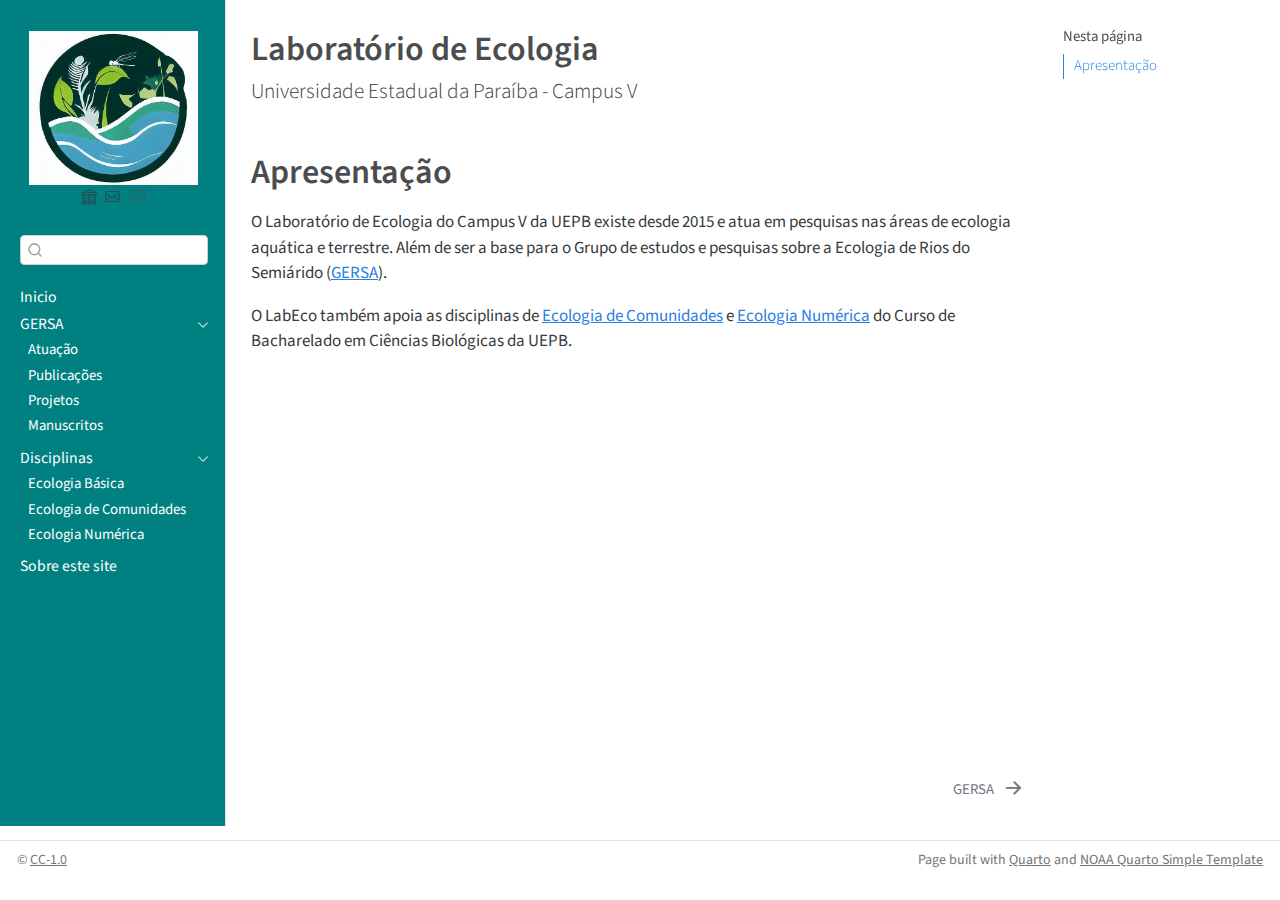
<file: docs/index.html>
<!DOCTYPE html>
<html xmlns="http://www.w3.org/1999/xhtml" lang="pt-br" xml:lang="pt-br"><head>

<meta charset="utf-8">
<meta name="generator" content="quarto-1.3.340">

<meta name="viewport" content="width=device-width, initial-scale=1.0, user-scalable=yes">


<title>Lab Eco - Laboratório de Ecologia</title>
<style>
code{white-space: pre-wrap;}
span.smallcaps{font-variant: small-caps;}
div.columns{display: flex; gap: min(4vw, 1.5em);}
div.column{flex: auto; overflow-x: auto;}
div.hanging-indent{margin-left: 1.5em; text-indent: -1.5em;}
ul.task-list{list-style: none;}
ul.task-list li input[type="checkbox"] {
  width: 0.8em;
  margin: 0 0.8em 0.2em -1em; /* quarto-specific, see https://github.com/quarto-dev/quarto-cli/issues/4556 */ 
  vertical-align: middle;
}
</style>


<script src="site_libs/quarto-nav/quarto-nav.js"></script>
<script src="site_libs/clipboard/clipboard.min.js"></script>
<script src="site_libs/quarto-search/autocomplete.umd.js"></script>
<script src="site_libs/quarto-search/fuse.min.js"></script>
<script src="site_libs/quarto-search/quarto-search.js"></script>
<meta name="quarto:offset" content="./">
<link href="./content/gersa.qmd" rel="next">
<script src="site_libs/quarto-html/quarto.js"></script>
<script src="site_libs/quarto-html/popper.min.js"></script>
<script src="site_libs/quarto-html/tippy.umd.min.js"></script>
<script src="site_libs/quarto-html/anchor.min.js"></script>
<link href="site_libs/quarto-html/tippy.css" rel="stylesheet">
<link href="site_libs/quarto-html/quarto-syntax-highlighting.css" rel="stylesheet" class="quarto-color-scheme" id="quarto-text-highlighting-styles">
<link href="site_libs/quarto-html/quarto-syntax-highlighting-dark.css" rel="prefetch" class="quarto-color-scheme quarto-color-alternate" id="quarto-text-highlighting-styles">
<script src="site_libs/bootstrap/bootstrap.min.js"></script>
<link href="site_libs/bootstrap/bootstrap-icons.css" rel="stylesheet">
<link href="site_libs/bootstrap/bootstrap.min.css" rel="stylesheet" class="quarto-color-scheme" id="quarto-bootstrap" data-mode="light">
<link href="site_libs/bootstrap/bootstrap-dark.min.css" rel="prefetch" class="quarto-color-scheme quarto-color-alternate" id="quarto-bootstrap" data-mode="light">
<script id="quarto-search-options" type="application/json">{
  "location": "sidebar",
  "copy-button": false,
  "collapse-after": 3,
  "panel-placement": "start",
  "type": "textbox",
  "limit": 20,
  "language": {
    "search-no-results-text": "Nenhum resultado",
    "search-matching-documents-text": "documentos correspondentes",
    "search-copy-link-title": "Copiar link para a busca",
    "search-hide-matches-text": "Esconder correspondências adicionais",
    "search-more-match-text": "mais correspondência neste documento",
    "search-more-matches-text": "mais correspondências neste documento",
    "search-clear-button-title": "Limpar",
    "search-detached-cancel-button-title": "Cancelar",
    "search-submit-button-title": "Enviar"
  }
}</script>


</head>

<body class="nav-sidebar docked">

<div id="quarto-search-results"></div>
  <header id="quarto-header" class="headroom fixed-top">
  <nav class="quarto-secondary-nav">
    <div class="container-fluid d-flex">
      <button type="button" class="quarto-btn-toggle btn" data-bs-toggle="collapse" data-bs-target="#quarto-sidebar,#quarto-sidebar-glass" aria-controls="quarto-sidebar" aria-expanded="false" aria-label="Alternar barra lateral" onclick="if (window.quartoToggleHeadroom) { window.quartoToggleHeadroom(); }">
        <i class="bi bi-layout-text-sidebar-reverse"></i>
      </button>
      <nav class="quarto-page-breadcrumbs" aria-label="breadcrumb"><ol class="breadcrumb"><li class="breadcrumb-item"><a href="./index.html">Inicio</a></li></ol></nav>
      <a class="flex-grow-1" role="button" data-bs-toggle="collapse" data-bs-target="#quarto-sidebar,#quarto-sidebar-glass" aria-controls="quarto-sidebar" aria-expanded="false" aria-label="Alternar barra lateral" onclick="if (window.quartoToggleHeadroom) { window.quartoToggleHeadroom(); }">      
      </a>
      <button type="button" class="btn quarto-search-button" aria-label="Procurar" onclick="window.quartoOpenSearch();">
        <i class="bi bi-search"></i>
      </button>
    </div>
  </nav>
</header>
<!-- content -->
<div id="quarto-content" class="quarto-container page-columns page-rows-contents page-layout-full">
<!-- sidebar -->
  <nav id="quarto-sidebar" class="sidebar collapse collapse-horizontal sidebar-navigation docked overflow-auto">
    <div class="pt-lg-2 mt-2 text-center sidebar-header">
      <a href="./index.html" class="sidebar-logo-link">
      <img src="./_logolb2a.png" alt="" class="sidebar-logo py-0 d-lg-inline d-none">
      </a>
      <div class="sidebar-tools-main tools-wide">
    <a href="http://dgp.cnpq.br/dgp/espelhogrupo/28119" title="GDP CNPq" class="quarto-navigation-tool px-1" aria-label="GDP CNPq"><i class="bi bi-bank"></i></a>
    <a href="mailto:elviomedeiros@servidor.uepb.edu.br" title="E-Mail" class="quarto-navigation-tool px-1" aria-label="E-Mail"><i class="bi bi-envelope"></i></a>
  <a href="" class="quarto-color-scheme-toggle quarto-navigation-tool  px-1" onclick="window.quartoToggleColorScheme(); return false;" title="Alternar modo escuro"><i class="bi"></i></a>
</div>
      </div>
        <div class="mt-2 flex-shrink-0 align-items-center">
        <div class="sidebar-search">
        <div id="quarto-search" class="" title="Procurar"></div>
        </div>
        </div>
    <div class="sidebar-menu-container"> 
    <ul class="list-unstyled mt-1">
        <li class="sidebar-item">
  <div class="sidebar-item-container"> 
  <a href="./index.html" class="sidebar-item-text sidebar-link active">
 <span class="menu-text">Inicio</span></a>
  </div>
</li>
        <li class="sidebar-item sidebar-item-section">
      <div class="sidebar-item-container"> 
            <a href="./content/gersa.qmd" class="sidebar-item-text sidebar-link">
 <span class="menu-text">GERSA</span></a>
          <a class="sidebar-item-toggle text-start" data-bs-toggle="collapse" data-bs-target="#" aria-expanded="true" aria-label="Alternar seção">
            <i class="bi bi-chevron-right ms-2"></i>
          </a> 
      </div>
      <ul id="" class="collapse list-unstyled sidebar-section depth1 show">  
          <li class="sidebar-item">
  <div class="sidebar-item-container"> 
  <a href="./content/habs.qmd" class="sidebar-item-text sidebar-link">
 <span class="menu-text">Atuação</span></a>
  </div>
</li>
          <li class="sidebar-item">
  <div class="sidebar-item-container"> 
  <a href="./content/pubs.qmd" class="sidebar-item-text sidebar-link">
 <span class="menu-text">Publicações</span></a>
  </div>
</li>
          <li class="sidebar-item">
  <div class="sidebar-item-container"> 
  <a href="./content/projs.qmd" class="sidebar-item-text sidebar-link">
 <span class="menu-text">Projetos</span></a>
  </div>
</li>
          <li class="sidebar-item">
  <div class="sidebar-item-container"> 
  <a href="./content/manus.qmd" class="sidebar-item-text sidebar-link">
 <span class="menu-text">Manuscritos</span></a>
  </div>
</li>
      </ul>
  </li>
        <li class="sidebar-item sidebar-item-section">
      <div class="sidebar-item-container"> 
            <a class="sidebar-item-text sidebar-link text-start" data-bs-toggle="collapse" data-bs-target="#" aria-expanded="true">
 <span class="menu-text">Disciplinas</span></a>
          <a class="sidebar-item-toggle text-start" data-bs-toggle="collapse" data-bs-target="#" aria-expanded="true" aria-label="Alternar seção">
            <i class="bi bi-chevron-right ms-2"></i>
          </a> 
      </div>
      <ul id="" class="collapse list-unstyled sidebar-section depth1 show">  
          <li class="sidebar-item">
  <div class="sidebar-item-container"> 
  <a href="https://elviomedeiros.github.io/ecologiabasica/" class="sidebar-item-text sidebar-link">
 <span class="menu-text">Ecologia Básica</span></a>
  </div>
</li>
          <li class="sidebar-item">
  <div class="sidebar-item-container"> 
  <a href="https://elviomedeiros.github.io/ecologiacomunidades/" class="sidebar-item-text sidebar-link">
 <span class="menu-text">Ecologia de Comunidades</span></a>
  </div>
</li>
          <li class="sidebar-item">
  <div class="sidebar-item-container"> 
  <a href="https://elviomedeiros.github.io/ecologianumerica/" class="sidebar-item-text sidebar-link">
 <span class="menu-text">Ecologia Numérica</span></a>
  </div>
</li>
      </ul>
  </li>
        <li class="sidebar-item">
  <div class="sidebar-item-container"> 
  <a href="./about.qmd" class="sidebar-item-text sidebar-link">
 <span class="menu-text">Sobre este site</span></a>
  </div>
</li>
    </ul>
    </div>
</nav>
<div id="quarto-sidebar-glass" data-bs-toggle="collapse" data-bs-target="#quarto-sidebar,#quarto-sidebar-glass"></div>
<!-- margin-sidebar -->
    <div id="quarto-margin-sidebar" class="sidebar margin-sidebar">
        <nav id="TOC" role="doc-toc" class="toc-active">
    <h2 id="toc-title">Nesta página</h2>
   
  <ul>
  <li><a href="#apresentação" id="toc-apresentação" class="nav-link active" data-scroll-target="#apresentação">Apresentação</a></li>
  </ul>
</nav>
    </div>
<!-- main -->
<main class="content column-body" id="quarto-document-content">

<header id="title-block-header" class="quarto-title-block default">
<div class="quarto-title">
<h1 class="title">Laboratório de Ecologia</h1>
<p class="subtitle lead">Universidade Estadual da Paraíba - Campus V</p>
</div>



<div class="quarto-title-meta">

    
  
    
  </div>
  

</header>

<section id="apresentação" class="level1">
<h1>Apresentação</h1>
<p>O Laboratório de Ecologia do Campus V da UEPB existe desde 2015 e atua em pesquisas nas áreas de ecologia aquática e terrestre. Além de ser a base para o Grupo de estudos e pesquisas sobre a Ecologia de Rios do Semiárido (<a href="content/gersa.qmd">GERSA</a>).</p>
<p>O LabEco também apoia as disciplinas de <a href="https://elviomedeiros.github.io/ecologiacomunidades">Ecologia de Comunidades</a> e <a href="https://elviomedeiros.github.io/ecologianumerica/">Ecologia Numérica</a> do Curso de Bacharelado em Ciências Biológicas da UEPB.</p>


</section>

</main> <!-- /main -->
<script id="quarto-html-after-body" type="application/javascript">
window.document.addEventListener("DOMContentLoaded", function (event) {
  const toggleBodyColorMode = (bsSheetEl) => {
    const mode = bsSheetEl.getAttribute("data-mode");
    const bodyEl = window.document.querySelector("body");
    if (mode === "dark") {
      bodyEl.classList.add("quarto-dark");
      bodyEl.classList.remove("quarto-light");
    } else {
      bodyEl.classList.add("quarto-light");
      bodyEl.classList.remove("quarto-dark");
    }
  }
  const toggleBodyColorPrimary = () => {
    const bsSheetEl = window.document.querySelector("link#quarto-bootstrap");
    if (bsSheetEl) {
      toggleBodyColorMode(bsSheetEl);
    }
  }
  toggleBodyColorPrimary();  
  const disableStylesheet = (stylesheets) => {
    for (let i=0; i < stylesheets.length; i++) {
      const stylesheet = stylesheets[i];
      stylesheet.rel = 'prefetch';
    }
  }
  const enableStylesheet = (stylesheets) => {
    for (let i=0; i < stylesheets.length; i++) {
      const stylesheet = stylesheets[i];
      stylesheet.rel = 'stylesheet';
    }
  }
  const manageTransitions = (selector, allowTransitions) => {
    const els = window.document.querySelectorAll(selector);
    for (let i=0; i < els.length; i++) {
      const el = els[i];
      if (allowTransitions) {
        el.classList.remove('notransition');
      } else {
        el.classList.add('notransition');
      }
    }
  }
  const toggleColorMode = (alternate) => {
    // Switch the stylesheets
    const alternateStylesheets = window.document.querySelectorAll('link.quarto-color-scheme.quarto-color-alternate');
    manageTransitions('#quarto-margin-sidebar .nav-link', false);
    if (alternate) {
      enableStylesheet(alternateStylesheets);
      for (const sheetNode of alternateStylesheets) {
        if (sheetNode.id === "quarto-bootstrap") {
          toggleBodyColorMode(sheetNode);
        }
      }
    } else {
      disableStylesheet(alternateStylesheets);
      toggleBodyColorPrimary();
    }
    manageTransitions('#quarto-margin-sidebar .nav-link', true);
    // Switch the toggles
    const toggles = window.document.querySelectorAll('.quarto-color-scheme-toggle');
    for (let i=0; i < toggles.length; i++) {
      const toggle = toggles[i];
      if (toggle) {
        if (alternate) {
          toggle.classList.add("alternate");     
        } else {
          toggle.classList.remove("alternate");
        }
      }
    }
    // Hack to workaround the fact that safari doesn't
    // properly recolor the scrollbar when toggling (#1455)
    if (navigator.userAgent.indexOf('Safari') > 0 && navigator.userAgent.indexOf('Chrome') == -1) {
      manageTransitions("body", false);
      window.scrollTo(0, 1);
      setTimeout(() => {
        window.scrollTo(0, 0);
        manageTransitions("body", true);
      }, 40);  
    }
  }
  const isFileUrl = () => { 
    return window.location.protocol === 'file:';
  }
  const hasAlternateSentinel = () => {  
    let styleSentinel = getColorSchemeSentinel();
    if (styleSentinel !== null) {
      return styleSentinel === "alternate";
    } else {
      return false;
    }
  }
  const setStyleSentinel = (alternate) => {
    const value = alternate ? "alternate" : "default";
    if (!isFileUrl()) {
      window.localStorage.setItem("quarto-color-scheme", value);
    } else {
      localAlternateSentinel = value;
    }
  }
  const getColorSchemeSentinel = () => {
    if (!isFileUrl()) {
      const storageValue = window.localStorage.getItem("quarto-color-scheme");
      return storageValue != null ? storageValue : localAlternateSentinel;
    } else {
      return localAlternateSentinel;
    }
  }
  let localAlternateSentinel = 'default';
  // Dark / light mode switch
  window.quartoToggleColorScheme = () => {
    // Read the current dark / light value 
    let toAlternate = !hasAlternateSentinel();
    toggleColorMode(toAlternate);
    setStyleSentinel(toAlternate);
  };
  // Ensure there is a toggle, if there isn't float one in the top right
  if (window.document.querySelector('.quarto-color-scheme-toggle') === null) {
    const a = window.document.createElement('a');
    a.classList.add('top-right');
    a.classList.add('quarto-color-scheme-toggle');
    a.href = "";
    a.onclick = function() { try { window.quartoToggleColorScheme(); } catch {} return false; };
    const i = window.document.createElement("i");
    i.classList.add('bi');
    a.appendChild(i);
    window.document.body.appendChild(a);
  }
  // Switch to dark mode if need be
  if (hasAlternateSentinel()) {
    toggleColorMode(true);
  } else {
    toggleColorMode(false);
  }
  const icon = "";
  const anchorJS = new window.AnchorJS();
  anchorJS.options = {
    placement: 'right',
    icon: icon
  };
  anchorJS.add('.anchored');
  const isCodeAnnotation = (el) => {
    for (const clz of el.classList) {
      if (clz.startsWith('code-annotation-')) {                     
        return true;
      }
    }
    return false;
  }
  const clipboard = new window.ClipboardJS('.code-copy-button', {
    text: function(trigger) {
      const codeEl = trigger.previousElementSibling.cloneNode(true);
      for (const childEl of codeEl.children) {
        if (isCodeAnnotation(childEl)) {
          childEl.remove();
        }
      }
      return codeEl.innerText;
    }
  });
  clipboard.on('success', function(e) {
    // button target
    const button = e.trigger;
    // don't keep focus
    button.blur();
    // flash "checked"
    button.classList.add('code-copy-button-checked');
    var currentTitle = button.getAttribute("title");
    button.setAttribute("title", "Copiada");
    let tooltip;
    if (window.bootstrap) {
      button.setAttribute("data-bs-toggle", "tooltip");
      button.setAttribute("data-bs-placement", "left");
      button.setAttribute("data-bs-title", "Copiada");
      tooltip = new bootstrap.Tooltip(button, 
        { trigger: "manual", 
          customClass: "code-copy-button-tooltip",
          offset: [0, -8]});
      tooltip.show();    
    }
    setTimeout(function() {
      if (tooltip) {
        tooltip.hide();
        button.removeAttribute("data-bs-title");
        button.removeAttribute("data-bs-toggle");
        button.removeAttribute("data-bs-placement");
      }
      button.setAttribute("title", currentTitle);
      button.classList.remove('code-copy-button-checked');
    }, 1000);
    // clear code selection
    e.clearSelection();
  });
  function tippyHover(el, contentFn) {
    const config = {
      allowHTML: true,
      content: contentFn,
      maxWidth: 500,
      delay: 100,
      arrow: false,
      appendTo: function(el) {
          return el.parentElement;
      },
      interactive: true,
      interactiveBorder: 10,
      theme: 'quarto',
      placement: 'bottom-start'
    };
    window.tippy(el, config); 
  }
  const noterefs = window.document.querySelectorAll('a[role="doc-noteref"]');
  for (var i=0; i<noterefs.length; i++) {
    const ref = noterefs[i];
    tippyHover(ref, function() {
      // use id or data attribute instead here
      let href = ref.getAttribute('data-footnote-href') || ref.getAttribute('href');
      try { href = new URL(href).hash; } catch {}
      const id = href.replace(/^#\/?/, "");
      const note = window.document.getElementById(id);
      return note.innerHTML;
    });
  }
      let selectedAnnoteEl;
      const selectorForAnnotation = ( cell, annotation) => {
        let cellAttr = 'data-code-cell="' + cell + '"';
        let lineAttr = 'data-code-annotation="' +  annotation + '"';
        const selector = 'span[' + cellAttr + '][' + lineAttr + ']';
        return selector;
      }
      const selectCodeLines = (annoteEl) => {
        const doc = window.document;
        const targetCell = annoteEl.getAttribute("data-target-cell");
        const targetAnnotation = annoteEl.getAttribute("data-target-annotation");
        const annoteSpan = window.document.querySelector(selectorForAnnotation(targetCell, targetAnnotation));
        const lines = annoteSpan.getAttribute("data-code-lines").split(",");
        const lineIds = lines.map((line) => {
          return targetCell + "-" + line;
        })
        let top = null;
        let height = null;
        let parent = null;
        if (lineIds.length > 0) {
            //compute the position of the single el (top and bottom and make a div)
            const el = window.document.getElementById(lineIds[0]);
            top = el.offsetTop;
            height = el.offsetHeight;
            parent = el.parentElement.parentElement;
          if (lineIds.length > 1) {
            const lastEl = window.document.getElementById(lineIds[lineIds.length - 1]);
            const bottom = lastEl.offsetTop + lastEl.offsetHeight;
            height = bottom - top;
          }
          if (top !== null && height !== null && parent !== null) {
            // cook up a div (if necessary) and position it 
            let div = window.document.getElementById("code-annotation-line-highlight");
            if (div === null) {
              div = window.document.createElement("div");
              div.setAttribute("id", "code-annotation-line-highlight");
              div.style.position = 'absolute';
              parent.appendChild(div);
            }
            div.style.top = top - 2 + "px";
            div.style.height = height + 4 + "px";
            let gutterDiv = window.document.getElementById("code-annotation-line-highlight-gutter");
            if (gutterDiv === null) {
              gutterDiv = window.document.createElement("div");
              gutterDiv.setAttribute("id", "code-annotation-line-highlight-gutter");
              gutterDiv.style.position = 'absolute';
              const codeCell = window.document.getElementById(targetCell);
              const gutter = codeCell.querySelector('.code-annotation-gutter');
              gutter.appendChild(gutterDiv);
            }
            gutterDiv.style.top = top - 2 + "px";
            gutterDiv.style.height = height + 4 + "px";
          }
          selectedAnnoteEl = annoteEl;
        }
      };
      const unselectCodeLines = () => {
        const elementsIds = ["code-annotation-line-highlight", "code-annotation-line-highlight-gutter"];
        elementsIds.forEach((elId) => {
          const div = window.document.getElementById(elId);
          if (div) {
            div.remove();
          }
        });
        selectedAnnoteEl = undefined;
      };
      // Attach click handler to the DT
      const annoteDls = window.document.querySelectorAll('dt[data-target-cell]');
      for (const annoteDlNode of annoteDls) {
        annoteDlNode.addEventListener('click', (event) => {
          const clickedEl = event.target;
          if (clickedEl !== selectedAnnoteEl) {
            unselectCodeLines();
            const activeEl = window.document.querySelector('dt[data-target-cell].code-annotation-active');
            if (activeEl) {
              activeEl.classList.remove('code-annotation-active');
            }
            selectCodeLines(clickedEl);
            clickedEl.classList.add('code-annotation-active');
          } else {
            // Unselect the line
            unselectCodeLines();
            clickedEl.classList.remove('code-annotation-active');
          }
        });
      }
  const findCites = (el) => {
    const parentEl = el.parentElement;
    if (parentEl) {
      const cites = parentEl.dataset.cites;
      if (cites) {
        return {
          el,
          cites: cites.split(' ')
        };
      } else {
        return findCites(el.parentElement)
      }
    } else {
      return undefined;
    }
  };
  var bibliorefs = window.document.querySelectorAll('a[role="doc-biblioref"]');
  for (var i=0; i<bibliorefs.length; i++) {
    const ref = bibliorefs[i];
    const citeInfo = findCites(ref);
    if (citeInfo) {
      tippyHover(citeInfo.el, function() {
        var popup = window.document.createElement('div');
        citeInfo.cites.forEach(function(cite) {
          var citeDiv = window.document.createElement('div');
          citeDiv.classList.add('hanging-indent');
          citeDiv.classList.add('csl-entry');
          var biblioDiv = window.document.getElementById('ref-' + cite);
          if (biblioDiv) {
            citeDiv.innerHTML = biblioDiv.innerHTML;
          }
          popup.appendChild(citeDiv);
        });
        return popup.innerHTML;
      });
    }
  }
});
</script>
<nav class="page-navigation column-body">
  <div class="nav-page nav-page-previous">
  </div>
  <div class="nav-page nav-page-next">
      <a href="./content/gersa.qmd" class="pagination-link">
        <span class="nav-page-text">GERSA</span> <i class="bi bi-arrow-right-short"></i>
      </a>
  </div>
</nav>
</div> <!-- /content -->
<footer class="footer">
  <div class="nav-footer">
    <div class="nav-footer-left">© <a href="content/LICENSE.txt">CC-1.0</a></div>   
    <div class="nav-footer-center">
      &nbsp;
    </div>
    <div class="nav-footer-right">Page built with <a href="https://quarto.org/">Quarto</a> and <a href="https://nmfs-opensci.github.io/NOAA-quarto-simple">NOAA Quarto Simple Template</a></div>
  </div>
</footer>



</body></html>
</file>
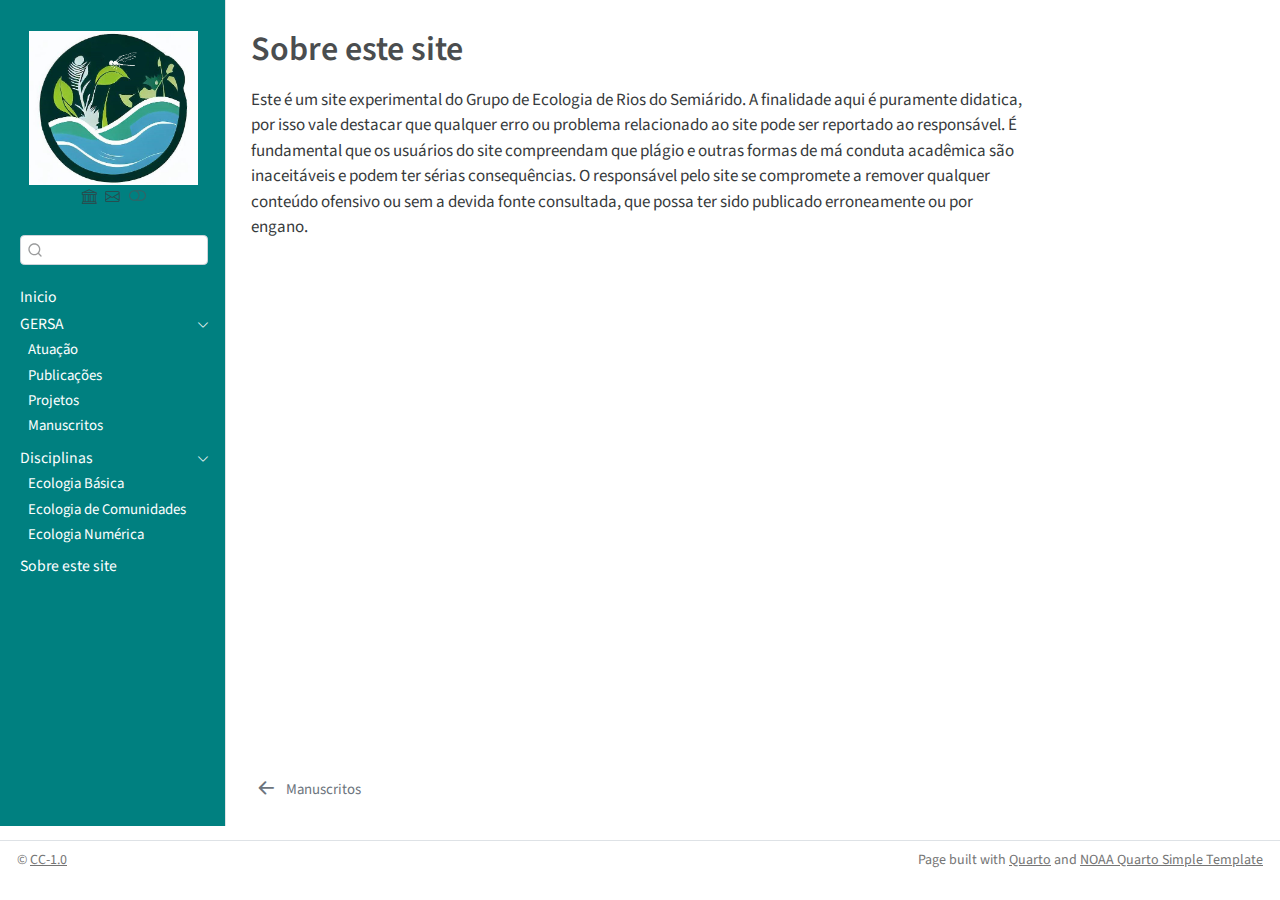
<file: docs/about.html>
<!DOCTYPE html>
<html xmlns="http://www.w3.org/1999/xhtml" lang="pt-br" xml:lang="pt-br"><head>

<meta charset="utf-8">
<meta name="generator" content="quarto-1.3.340">

<meta name="viewport" content="width=device-width, initial-scale=1.0, user-scalable=yes">


<title>Lab Eco - Sobre este site</title>
<style>
code{white-space: pre-wrap;}
span.smallcaps{font-variant: small-caps;}
div.columns{display: flex; gap: min(4vw, 1.5em);}
div.column{flex: auto; overflow-x: auto;}
div.hanging-indent{margin-left: 1.5em; text-indent: -1.5em;}
ul.task-list{list-style: none;}
ul.task-list li input[type="checkbox"] {
  width: 0.8em;
  margin: 0 0.8em 0.2em -1em; /* quarto-specific, see https://github.com/quarto-dev/quarto-cli/issues/4556 */ 
  vertical-align: middle;
}
</style>


<script src="site_libs/quarto-nav/quarto-nav.js"></script>
<script src="site_libs/clipboard/clipboard.min.js"></script>
<script src="site_libs/quarto-search/autocomplete.umd.js"></script>
<script src="site_libs/quarto-search/fuse.min.js"></script>
<script src="site_libs/quarto-search/quarto-search.js"></script>
<meta name="quarto:offset" content="./">
<link href="./content/manus.html" rel="prev">
<script src="site_libs/quarto-html/quarto.js"></script>
<script src="site_libs/quarto-html/popper.min.js"></script>
<script src="site_libs/quarto-html/tippy.umd.min.js"></script>
<script src="site_libs/quarto-html/anchor.min.js"></script>
<link href="site_libs/quarto-html/tippy.css" rel="stylesheet">
<link href="site_libs/quarto-html/quarto-syntax-highlighting.css" rel="stylesheet" class="quarto-color-scheme" id="quarto-text-highlighting-styles">
<link href="site_libs/quarto-html/quarto-syntax-highlighting-dark.css" rel="prefetch" class="quarto-color-scheme quarto-color-alternate" id="quarto-text-highlighting-styles">
<script src="site_libs/bootstrap/bootstrap.min.js"></script>
<link href="site_libs/bootstrap/bootstrap-icons.css" rel="stylesheet">
<link href="site_libs/bootstrap/bootstrap.min.css" rel="stylesheet" class="quarto-color-scheme" id="quarto-bootstrap" data-mode="light">
<link href="site_libs/bootstrap/bootstrap-dark.min.css" rel="prefetch" class="quarto-color-scheme quarto-color-alternate" id="quarto-bootstrap" data-mode="dark">
<script id="quarto-search-options" type="application/json">{
  "location": "sidebar",
  "copy-button": false,
  "collapse-after": 3,
  "panel-placement": "start",
  "type": "textbox",
  "limit": 20,
  "language": {
    "search-no-results-text": "Nenhum resultado",
    "search-matching-documents-text": "documentos correspondentes",
    "search-copy-link-title": "Copiar link para a busca",
    "search-hide-matches-text": "Esconder correspondências adicionais",
    "search-more-match-text": "mais correspondência neste documento",
    "search-more-matches-text": "mais correspondências neste documento",
    "search-clear-button-title": "Limpar",
    "search-detached-cancel-button-title": "Cancelar",
    "search-submit-button-title": "Enviar"
  }
}</script>


</head>

<body class="nav-sidebar docked">

<div id="quarto-search-results"></div>
  <header id="quarto-header" class="headroom fixed-top">
  <nav class="quarto-secondary-nav">
    <div class="container-fluid d-flex">
      <button type="button" class="quarto-btn-toggle btn" data-bs-toggle="collapse" data-bs-target="#quarto-sidebar,#quarto-sidebar-glass" aria-controls="quarto-sidebar" aria-expanded="false" aria-label="Alternar barra lateral" onclick="if (window.quartoToggleHeadroom) { window.quartoToggleHeadroom(); }">
        <i class="bi bi-layout-text-sidebar-reverse"></i>
      </button>
      <nav class="quarto-page-breadcrumbs" aria-label="breadcrumb"><ol class="breadcrumb"><li class="breadcrumb-item"><a href="./about.html">Sobre este site</a></li></ol></nav>
      <a class="flex-grow-1" role="button" data-bs-toggle="collapse" data-bs-target="#quarto-sidebar,#quarto-sidebar-glass" aria-controls="quarto-sidebar" aria-expanded="false" aria-label="Alternar barra lateral" onclick="if (window.quartoToggleHeadroom) { window.quartoToggleHeadroom(); }">      
      </a>
      <button type="button" class="btn quarto-search-button" aria-label="Procurar" onclick="window.quartoOpenSearch();">
        <i class="bi bi-search"></i>
      </button>
    </div>
  </nav>
</header>
<!-- content -->
<div id="quarto-content" class="quarto-container page-columns page-rows-contents page-layout-article">
<!-- sidebar -->
  <nav id="quarto-sidebar" class="sidebar collapse collapse-horizontal sidebar-navigation docked overflow-auto">
    <div class="pt-lg-2 mt-2 text-center sidebar-header">
      <a href="./index.html" class="sidebar-logo-link">
      <img src="./_logolb2a.png" alt="" class="sidebar-logo py-0 d-lg-inline d-none">
      </a>
      <div class="sidebar-tools-main tools-wide">
    <a href="http://dgp.cnpq.br/dgp/espelhogrupo/28119" title="GDP CNPq" class="quarto-navigation-tool px-1" aria-label="GDP CNPq"><i class="bi bi-bank"></i></a>
    <a href="mailto:elviomedeiros@servidor.uepb.edu.br" title="E-Mail" class="quarto-navigation-tool px-1" aria-label="E-Mail"><i class="bi bi-envelope"></i></a>
  <a href="" class="quarto-color-scheme-toggle quarto-navigation-tool  px-1" onclick="window.quartoToggleColorScheme(); return false;" title="Alternar modo escuro"><i class="bi"></i></a>
</div>
      </div>
        <div class="mt-2 flex-shrink-0 align-items-center">
        <div class="sidebar-search">
        <div id="quarto-search" class="" title="Procurar"></div>
        </div>
        </div>
    <div class="sidebar-menu-container"> 
    <ul class="list-unstyled mt-1">
        <li class="sidebar-item">
  <div class="sidebar-item-container"> 
  <a href="./index.html" class="sidebar-item-text sidebar-link">
 <span class="menu-text">Inicio</span></a>
  </div>
</li>
        <li class="sidebar-item sidebar-item-section">
      <div class="sidebar-item-container"> 
            <a href="./content/gersa.html" class="sidebar-item-text sidebar-link">
 <span class="menu-text">GERSA</span></a>
          <a class="sidebar-item-toggle text-start" data-bs-toggle="collapse" data-bs-target="#" aria-expanded="true" aria-label="Alternar seção">
            <i class="bi bi-chevron-right ms-2"></i>
          </a> 
      </div>
      <ul id="" class="collapse list-unstyled sidebar-section depth1 show">  
          <li class="sidebar-item">
  <div class="sidebar-item-container"> 
  <a href="./content/habs.html" class="sidebar-item-text sidebar-link">
 <span class="menu-text">Atuação</span></a>
  </div>
</li>
          <li class="sidebar-item">
  <div class="sidebar-item-container"> 
  <a href="./content/pubs.html" class="sidebar-item-text sidebar-link">
 <span class="menu-text">Publicações</span></a>
  </div>
</li>
          <li class="sidebar-item">
  <div class="sidebar-item-container"> 
  <a href="./content/projs.html" class="sidebar-item-text sidebar-link">
 <span class="menu-text">Projetos</span></a>
  </div>
</li>
          <li class="sidebar-item">
  <div class="sidebar-item-container"> 
  <a href="./content/manus.html" class="sidebar-item-text sidebar-link">
 <span class="menu-text">Manuscritos</span></a>
  </div>
</li>
      </ul>
  </li>
        <li class="sidebar-item sidebar-item-section">
      <div class="sidebar-item-container"> 
            <a class="sidebar-item-text sidebar-link text-start" data-bs-toggle="collapse" data-bs-target="#" aria-expanded="true">
 <span class="menu-text">Disciplinas</span></a>
          <a class="sidebar-item-toggle text-start" data-bs-toggle="collapse" data-bs-target="#" aria-expanded="true" aria-label="Alternar seção">
            <i class="bi bi-chevron-right ms-2"></i>
          </a> 
      </div>
      <ul id="" class="collapse list-unstyled sidebar-section depth1 show">  
          <li class="sidebar-item">
  <div class="sidebar-item-container"> 
  <a href="https://elviomedeiros.github.io/ecologiabasica/" class="sidebar-item-text sidebar-link">
 <span class="menu-text">Ecologia Básica</span></a>
  </div>
</li>
          <li class="sidebar-item">
  <div class="sidebar-item-container"> 
  <a href="https://elviomedeiros.github.io/ecologiacomunidades/" class="sidebar-item-text sidebar-link">
 <span class="menu-text">Ecologia de Comunidades</span></a>
  </div>
</li>
          <li class="sidebar-item">
  <div class="sidebar-item-container"> 
  <a href="https://elviomedeiros.github.io/ecologianumerica/" class="sidebar-item-text sidebar-link">
 <span class="menu-text">Ecologia Numérica</span></a>
  </div>
</li>
      </ul>
  </li>
        <li class="sidebar-item">
  <div class="sidebar-item-container"> 
  <a href="./about.html" class="sidebar-item-text sidebar-link active">
 <span class="menu-text">Sobre este site</span></a>
  </div>
</li>
    </ul>
    </div>
</nav>
<div id="quarto-sidebar-glass" data-bs-toggle="collapse" data-bs-target="#quarto-sidebar,#quarto-sidebar-glass"></div>
<!-- margin-sidebar -->
    <div id="quarto-margin-sidebar" class="sidebar margin-sidebar">
        
    </div>
<!-- main -->
<main class="content" id="quarto-document-content">

<header id="title-block-header" class="quarto-title-block default">
<div class="quarto-title">
<h1 class="title">Sobre este site</h1>
</div>



<div class="quarto-title-meta">

    
  
    
  </div>
  

</header>

<p>Este é um site experimental do Grupo de Ecologia de Rios do Semiárido. A finalidade aqui é puramente didatica, por isso vale destacar que qualquer erro ou problema relacionado ao site pode ser reportado ao responsável. É fundamental que os usuários do site compreendam que plágio e outras formas de má conduta acadêmica são inaceitáveis e podem ter sérias consequências. O responsável pelo site se compromete a remover qualquer conteúdo ofensivo ou sem a devida fonte consultada, que possa ter sido publicado erroneamente ou por engano.</p>



</main> <!-- /main -->
<script id="quarto-html-after-body" type="application/javascript">
window.document.addEventListener("DOMContentLoaded", function (event) {
  const toggleBodyColorMode = (bsSheetEl) => {
    const mode = bsSheetEl.getAttribute("data-mode");
    const bodyEl = window.document.querySelector("body");
    if (mode === "dark") {
      bodyEl.classList.add("quarto-dark");
      bodyEl.classList.remove("quarto-light");
    } else {
      bodyEl.classList.add("quarto-light");
      bodyEl.classList.remove("quarto-dark");
    }
  }
  const toggleBodyColorPrimary = () => {
    const bsSheetEl = window.document.querySelector("link#quarto-bootstrap");
    if (bsSheetEl) {
      toggleBodyColorMode(bsSheetEl);
    }
  }
  toggleBodyColorPrimary();  
  const disableStylesheet = (stylesheets) => {
    for (let i=0; i < stylesheets.length; i++) {
      const stylesheet = stylesheets[i];
      stylesheet.rel = 'prefetch';
    }
  }
  const enableStylesheet = (stylesheets) => {
    for (let i=0; i < stylesheets.length; i++) {
      const stylesheet = stylesheets[i];
      stylesheet.rel = 'stylesheet';
    }
  }
  const manageTransitions = (selector, allowTransitions) => {
    const els = window.document.querySelectorAll(selector);
    for (let i=0; i < els.length; i++) {
      const el = els[i];
      if (allowTransitions) {
        el.classList.remove('notransition');
      } else {
        el.classList.add('notransition');
      }
    }
  }
  const toggleColorMode = (alternate) => {
    // Switch the stylesheets
    const alternateStylesheets = window.document.querySelectorAll('link.quarto-color-scheme.quarto-color-alternate');
    manageTransitions('#quarto-margin-sidebar .nav-link', false);
    if (alternate) {
      enableStylesheet(alternateStylesheets);
      for (const sheetNode of alternateStylesheets) {
        if (sheetNode.id === "quarto-bootstrap") {
          toggleBodyColorMode(sheetNode);
        }
      }
    } else {
      disableStylesheet(alternateStylesheets);
      toggleBodyColorPrimary();
    }
    manageTransitions('#quarto-margin-sidebar .nav-link', true);
    // Switch the toggles
    const toggles = window.document.querySelectorAll('.quarto-color-scheme-toggle');
    for (let i=0; i < toggles.length; i++) {
      const toggle = toggles[i];
      if (toggle) {
        if (alternate) {
          toggle.classList.add("alternate");     
        } else {
          toggle.classList.remove("alternate");
        }
      }
    }
    // Hack to workaround the fact that safari doesn't
    // properly recolor the scrollbar when toggling (#1455)
    if (navigator.userAgent.indexOf('Safari') > 0 && navigator.userAgent.indexOf('Chrome') == -1) {
      manageTransitions("body", false);
      window.scrollTo(0, 1);
      setTimeout(() => {
        window.scrollTo(0, 0);
        manageTransitions("body", true);
      }, 40);  
    }
  }
  const isFileUrl = () => { 
    return window.location.protocol === 'file:';
  }
  const hasAlternateSentinel = () => {  
    let styleSentinel = getColorSchemeSentinel();
    if (styleSentinel !== null) {
      return styleSentinel === "alternate";
    } else {
      return false;
    }
  }
  const setStyleSentinel = (alternate) => {
    const value = alternate ? "alternate" : "default";
    if (!isFileUrl()) {
      window.localStorage.setItem("quarto-color-scheme", value);
    } else {
      localAlternateSentinel = value;
    }
  }
  const getColorSchemeSentinel = () => {
    if (!isFileUrl()) {
      const storageValue = window.localStorage.getItem("quarto-color-scheme");
      return storageValue != null ? storageValue : localAlternateSentinel;
    } else {
      return localAlternateSentinel;
    }
  }
  let localAlternateSentinel = 'default';
  // Dark / light mode switch
  window.quartoToggleColorScheme = () => {
    // Read the current dark / light value 
    let toAlternate = !hasAlternateSentinel();
    toggleColorMode(toAlternate);
    setStyleSentinel(toAlternate);
  };
  // Ensure there is a toggle, if there isn't float one in the top right
  if (window.document.querySelector('.quarto-color-scheme-toggle') === null) {
    const a = window.document.createElement('a');
    a.classList.add('top-right');
    a.classList.add('quarto-color-scheme-toggle');
    a.href = "";
    a.onclick = function() { try { window.quartoToggleColorScheme(); } catch {} return false; };
    const i = window.document.createElement("i");
    i.classList.add('bi');
    a.appendChild(i);
    window.document.body.appendChild(a);
  }
  // Switch to dark mode if need be
  if (hasAlternateSentinel()) {
    toggleColorMode(true);
  } else {
    toggleColorMode(false);
  }
  const icon = "";
  const anchorJS = new window.AnchorJS();
  anchorJS.options = {
    placement: 'right',
    icon: icon
  };
  anchorJS.add('.anchored');
  const isCodeAnnotation = (el) => {
    for (const clz of el.classList) {
      if (clz.startsWith('code-annotation-')) {                     
        return true;
      }
    }
    return false;
  }
  const clipboard = new window.ClipboardJS('.code-copy-button', {
    text: function(trigger) {
      const codeEl = trigger.previousElementSibling.cloneNode(true);
      for (const childEl of codeEl.children) {
        if (isCodeAnnotation(childEl)) {
          childEl.remove();
        }
      }
      return codeEl.innerText;
    }
  });
  clipboard.on('success', function(e) {
    // button target
    const button = e.trigger;
    // don't keep focus
    button.blur();
    // flash "checked"
    button.classList.add('code-copy-button-checked');
    var currentTitle = button.getAttribute("title");
    button.setAttribute("title", "Copiada");
    let tooltip;
    if (window.bootstrap) {
      button.setAttribute("data-bs-toggle", "tooltip");
      button.setAttribute("data-bs-placement", "left");
      button.setAttribute("data-bs-title", "Copiada");
      tooltip = new bootstrap.Tooltip(button, 
        { trigger: "manual", 
          customClass: "code-copy-button-tooltip",
          offset: [0, -8]});
      tooltip.show();    
    }
    setTimeout(function() {
      if (tooltip) {
        tooltip.hide();
        button.removeAttribute("data-bs-title");
        button.removeAttribute("data-bs-toggle");
        button.removeAttribute("data-bs-placement");
      }
      button.setAttribute("title", currentTitle);
      button.classList.remove('code-copy-button-checked');
    }, 1000);
    // clear code selection
    e.clearSelection();
  });
  function tippyHover(el, contentFn) {
    const config = {
      allowHTML: true,
      content: contentFn,
      maxWidth: 500,
      delay: 100,
      arrow: false,
      appendTo: function(el) {
          return el.parentElement;
      },
      interactive: true,
      interactiveBorder: 10,
      theme: 'quarto',
      placement: 'bottom-start'
    };
    window.tippy(el, config); 
  }
  const noterefs = window.document.querySelectorAll('a[role="doc-noteref"]');
  for (var i=0; i<noterefs.length; i++) {
    const ref = noterefs[i];
    tippyHover(ref, function() {
      // use id or data attribute instead here
      let href = ref.getAttribute('data-footnote-href') || ref.getAttribute('href');
      try { href = new URL(href).hash; } catch {}
      const id = href.replace(/^#\/?/, "");
      const note = window.document.getElementById(id);
      return note.innerHTML;
    });
  }
      let selectedAnnoteEl;
      const selectorForAnnotation = ( cell, annotation) => {
        let cellAttr = 'data-code-cell="' + cell + '"';
        let lineAttr = 'data-code-annotation="' +  annotation + '"';
        const selector = 'span[' + cellAttr + '][' + lineAttr + ']';
        return selector;
      }
      const selectCodeLines = (annoteEl) => {
        const doc = window.document;
        const targetCell = annoteEl.getAttribute("data-target-cell");
        const targetAnnotation = annoteEl.getAttribute("data-target-annotation");
        const annoteSpan = window.document.querySelector(selectorForAnnotation(targetCell, targetAnnotation));
        const lines = annoteSpan.getAttribute("data-code-lines").split(",");
        const lineIds = lines.map((line) => {
          return targetCell + "-" + line;
        })
        let top = null;
        let height = null;
        let parent = null;
        if (lineIds.length > 0) {
            //compute the position of the single el (top and bottom and make a div)
            const el = window.document.getElementById(lineIds[0]);
            top = el.offsetTop;
            height = el.offsetHeight;
            parent = el.parentElement.parentElement;
          if (lineIds.length > 1) {
            const lastEl = window.document.getElementById(lineIds[lineIds.length - 1]);
            const bottom = lastEl.offsetTop + lastEl.offsetHeight;
            height = bottom - top;
          }
          if (top !== null && height !== null && parent !== null) {
            // cook up a div (if necessary) and position it 
            let div = window.document.getElementById("code-annotation-line-highlight");
            if (div === null) {
              div = window.document.createElement("div");
              div.setAttribute("id", "code-annotation-line-highlight");
              div.style.position = 'absolute';
              parent.appendChild(div);
            }
            div.style.top = top - 2 + "px";
            div.style.height = height + 4 + "px";
            let gutterDiv = window.document.getElementById("code-annotation-line-highlight-gutter");
            if (gutterDiv === null) {
              gutterDiv = window.document.createElement("div");
              gutterDiv.setAttribute("id", "code-annotation-line-highlight-gutter");
              gutterDiv.style.position = 'absolute';
              const codeCell = window.document.getElementById(targetCell);
              const gutter = codeCell.querySelector('.code-annotation-gutter');
              gutter.appendChild(gutterDiv);
            }
            gutterDiv.style.top = top - 2 + "px";
            gutterDiv.style.height = height + 4 + "px";
          }
          selectedAnnoteEl = annoteEl;
        }
      };
      const unselectCodeLines = () => {
        const elementsIds = ["code-annotation-line-highlight", "code-annotation-line-highlight-gutter"];
        elementsIds.forEach((elId) => {
          const div = window.document.getElementById(elId);
          if (div) {
            div.remove();
          }
        });
        selectedAnnoteEl = undefined;
      };
      // Attach click handler to the DT
      const annoteDls = window.document.querySelectorAll('dt[data-target-cell]');
      for (const annoteDlNode of annoteDls) {
        annoteDlNode.addEventListener('click', (event) => {
          const clickedEl = event.target;
          if (clickedEl !== selectedAnnoteEl) {
            unselectCodeLines();
            const activeEl = window.document.querySelector('dt[data-target-cell].code-annotation-active');
            if (activeEl) {
              activeEl.classList.remove('code-annotation-active');
            }
            selectCodeLines(clickedEl);
            clickedEl.classList.add('code-annotation-active');
          } else {
            // Unselect the line
            unselectCodeLines();
            clickedEl.classList.remove('code-annotation-active');
          }
        });
      }
  const findCites = (el) => {
    const parentEl = el.parentElement;
    if (parentEl) {
      const cites = parentEl.dataset.cites;
      if (cites) {
        return {
          el,
          cites: cites.split(' ')
        };
      } else {
        return findCites(el.parentElement)
      }
    } else {
      return undefined;
    }
  };
  var bibliorefs = window.document.querySelectorAll('a[role="doc-biblioref"]');
  for (var i=0; i<bibliorefs.length; i++) {
    const ref = bibliorefs[i];
    const citeInfo = findCites(ref);
    if (citeInfo) {
      tippyHover(citeInfo.el, function() {
        var popup = window.document.createElement('div');
        citeInfo.cites.forEach(function(cite) {
          var citeDiv = window.document.createElement('div');
          citeDiv.classList.add('hanging-indent');
          citeDiv.classList.add('csl-entry');
          var biblioDiv = window.document.getElementById('ref-' + cite);
          if (biblioDiv) {
            citeDiv.innerHTML = biblioDiv.innerHTML;
          }
          popup.appendChild(citeDiv);
        });
        return popup.innerHTML;
      });
    }
  }
});
</script>
<nav class="page-navigation">
  <div class="nav-page nav-page-previous">
      <a href="./content/manus.html" class="pagination-link">
        <i class="bi bi-arrow-left-short"></i> <span class="nav-page-text">Manuscritos</span>
      </a>          
  </div>
  <div class="nav-page nav-page-next">
  </div>
</nav>
</div> <!-- /content -->
<footer class="footer">
  <div class="nav-footer">
    <div class="nav-footer-left">© <a href="LICENSE.txt">CC-1.0</a></div>   
    <div class="nav-footer-center">
      &nbsp;
    </div>
    <div class="nav-footer-right">Page built with <a href="https://quarto.org/">Quarto</a> and <a href="https://nmfs-opensci.github.io/NOAA-quarto-simple">NOAA Quarto Simple Template</a></div>
  </div>
</footer>



</body></html>
</file>
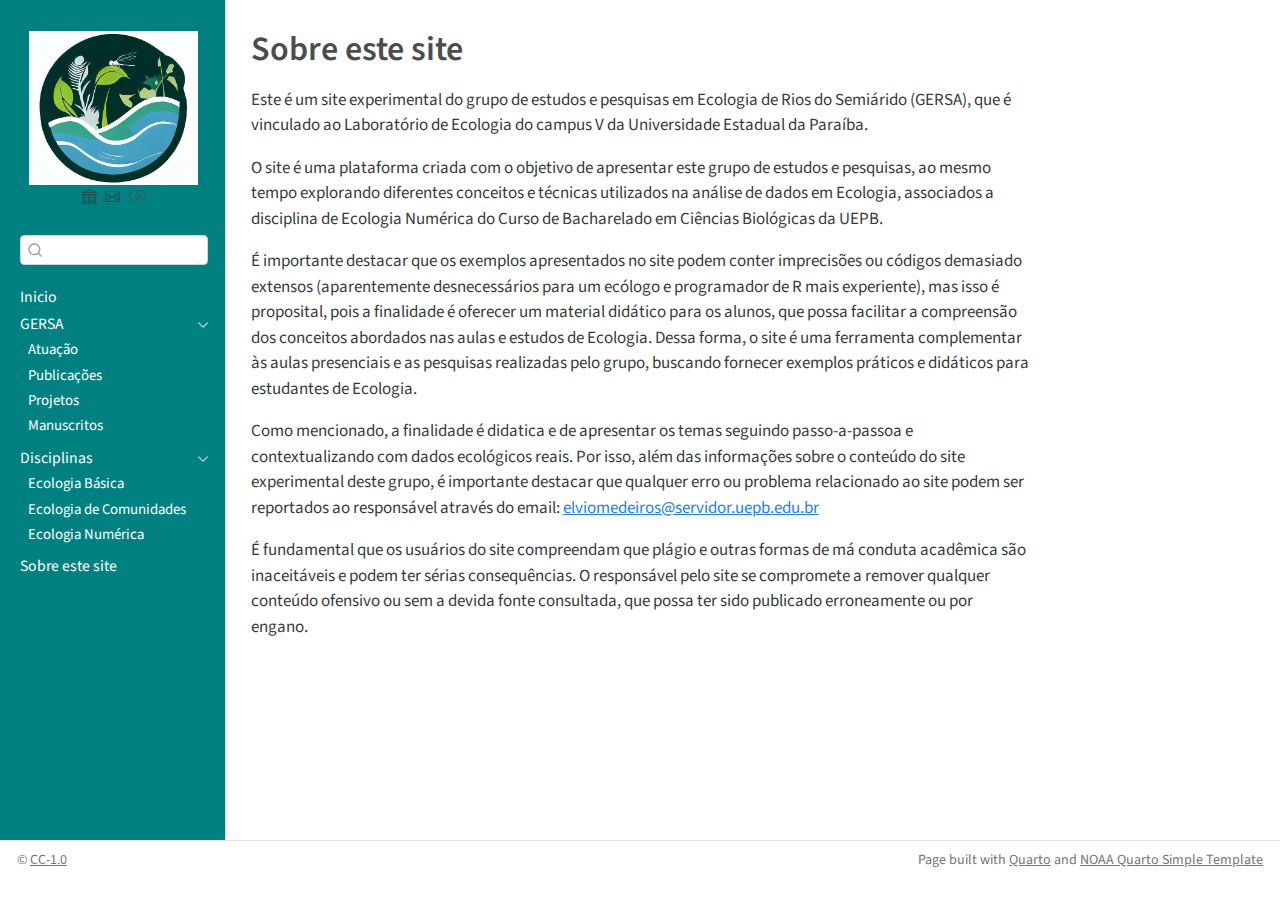
<file: docs/content/about.html>
<!DOCTYPE html>
<html xmlns="http://www.w3.org/1999/xhtml" lang="pt-br" xml:lang="pt-br"><head>

<meta charset="utf-8">
<meta name="generator" content="quarto-1.3.340">

<meta name="viewport" content="width=device-width, initial-scale=1.0, user-scalable=yes">


<title>Lab Eco - Sobre este site</title>
<style>
code{white-space: pre-wrap;}
span.smallcaps{font-variant: small-caps;}
div.columns{display: flex; gap: min(4vw, 1.5em);}
div.column{flex: auto; overflow-x: auto;}
div.hanging-indent{margin-left: 1.5em; text-indent: -1.5em;}
ul.task-list{list-style: none;}
ul.task-list li input[type="checkbox"] {
  width: 0.8em;
  margin: 0 0.8em 0.2em -1em; /* quarto-specific, see https://github.com/quarto-dev/quarto-cli/issues/4556 */ 
  vertical-align: middle;
}
</style>


<script src="../site_libs/quarto-nav/quarto-nav.js"></script>
<script src="../site_libs/clipboard/clipboard.min.js"></script>
<script src="../site_libs/quarto-search/autocomplete.umd.js"></script>
<script src="../site_libs/quarto-search/fuse.min.js"></script>
<script src="../site_libs/quarto-search/quarto-search.js"></script>
<meta name="quarto:offset" content="../">
<script src="../site_libs/quarto-html/quarto.js"></script>
<script src="../site_libs/quarto-html/popper.min.js"></script>
<script src="../site_libs/quarto-html/tippy.umd.min.js"></script>
<script src="../site_libs/quarto-html/anchor.min.js"></script>
<link href="../site_libs/quarto-html/tippy.css" rel="stylesheet">
<link href="../site_libs/quarto-html/quarto-syntax-highlighting.css" rel="stylesheet" class="quarto-color-scheme" id="quarto-text-highlighting-styles">
<link href="../site_libs/quarto-html/quarto-syntax-highlighting-dark.css" rel="prefetch" class="quarto-color-scheme quarto-color-alternate" id="quarto-text-highlighting-styles">
<script src="../site_libs/bootstrap/bootstrap.min.js"></script>
<link href="../site_libs/bootstrap/bootstrap-icons.css" rel="stylesheet">
<link href="../site_libs/bootstrap/bootstrap.min.css" rel="stylesheet" class="quarto-color-scheme" id="quarto-bootstrap" data-mode="light">
<link href="../site_libs/bootstrap/bootstrap-dark.min.css" rel="prefetch" class="quarto-color-scheme quarto-color-alternate" id="quarto-bootstrap" data-mode="dark">
<script id="quarto-search-options" type="application/json">{
  "location": "sidebar",
  "copy-button": false,
  "collapse-after": 3,
  "panel-placement": "start",
  "type": "textbox",
  "limit": 20,
  "language": {
    "search-no-results-text": "Nenhum resultado",
    "search-matching-documents-text": "documentos correspondentes",
    "search-copy-link-title": "Copiar link para a busca",
    "search-hide-matches-text": "Esconder correspondências adicionais",
    "search-more-match-text": "mais correspondência neste documento",
    "search-more-matches-text": "mais correspondências neste documento",
    "search-clear-button-title": "Limpar",
    "search-detached-cancel-button-title": "Cancelar",
    "search-submit-button-title": "Enviar"
  }
}</script>


</head>

<body class="nav-sidebar docked">

<div id="quarto-search-results"></div>
  <header id="quarto-header" class="headroom fixed-top">
  <nav class="quarto-secondary-nav">
    <div class="container-fluid d-flex">
      <button type="button" class="quarto-btn-toggle btn" data-bs-toggle="collapse" data-bs-target="#quarto-sidebar,#quarto-sidebar-glass" aria-controls="quarto-sidebar" aria-expanded="false" aria-label="Alternar barra lateral" onclick="if (window.quartoToggleHeadroom) { window.quartoToggleHeadroom(); }">
        <i class="bi bi-layout-text-sidebar-reverse"></i>
      </button>
      <nav class="quarto-page-breadcrumbs" aria-label="breadcrumb"><ol class="breadcrumb"><li class="breadcrumb-item">Sobre este site</li></ol></nav>
      <a class="flex-grow-1" role="button" data-bs-toggle="collapse" data-bs-target="#quarto-sidebar,#quarto-sidebar-glass" aria-controls="quarto-sidebar" aria-expanded="false" aria-label="Alternar barra lateral" onclick="if (window.quartoToggleHeadroom) { window.quartoToggleHeadroom(); }">      
      </a>
      <button type="button" class="btn quarto-search-button" aria-label="Procurar" onclick="window.quartoOpenSearch();">
        <i class="bi bi-search"></i>
      </button>
    </div>
  </nav>
</header>
<!-- content -->
<div id="quarto-content" class="quarto-container page-columns page-rows-contents page-layout-article">
<!-- sidebar -->
  <nav id="quarto-sidebar" class="sidebar collapse collapse-horizontal sidebar-navigation docked overflow-auto">
    <div class="pt-lg-2 mt-2 text-center sidebar-header">
      <a href="../index.html" class="sidebar-logo-link">
      <img src="../_logolb2a.png" alt="" class="sidebar-logo py-0 d-lg-inline d-none">
      </a>
      <div class="sidebar-tools-main tools-wide">
    <a href="http://dgp.cnpq.br/dgp/espelhogrupo/28119" title="GDP CNPq" class="quarto-navigation-tool px-1" aria-label="GDP CNPq"><i class="bi bi-bank"></i></a>
    <a href="mailto:elviomedeiros@servidor.uepb.edu.br" title="E-Mail" class="quarto-navigation-tool px-1" aria-label="E-Mail"><i class="bi bi-envelope"></i></a>
  <a href="" class="quarto-color-scheme-toggle quarto-navigation-tool  px-1" onclick="window.quartoToggleColorScheme(); return false;" title="Alternar modo escuro"><i class="bi"></i></a>
</div>
      </div>
        <div class="mt-2 flex-shrink-0 align-items-center">
        <div class="sidebar-search">
        <div id="quarto-search" class="" title="Procurar"></div>
        </div>
        </div>
    <div class="sidebar-menu-container"> 
    <ul class="list-unstyled mt-1">
        <li class="sidebar-item">
  <div class="sidebar-item-container"> 
  <a href="../index.html" class="sidebar-item-text sidebar-link">
 <span class="menu-text">Inicio</span></a>
  </div>
</li>
        <li class="sidebar-item sidebar-item-section">
      <div class="sidebar-item-container"> 
            <a href="../content/gersa.html" class="sidebar-item-text sidebar-link">
 <span class="menu-text">GERSA</span></a>
          <a class="sidebar-item-toggle text-start" data-bs-toggle="collapse" data-bs-target="#" aria-expanded="true" aria-label="Alternar seção">
            <i class="bi bi-chevron-right ms-2"></i>
          </a> 
      </div>
      <ul id="" class="collapse list-unstyled sidebar-section depth1 show">  
          <li class="sidebar-item">
  <div class="sidebar-item-container"> 
  <a href="../content/habs.html" class="sidebar-item-text sidebar-link">
 <span class="menu-text">Atuação</span></a>
  </div>
</li>
          <li class="sidebar-item">
  <div class="sidebar-item-container"> 
  <a href="../content/pubs.html" class="sidebar-item-text sidebar-link">
 <span class="menu-text">Publicações</span></a>
  </div>
</li>
          <li class="sidebar-item">
  <div class="sidebar-item-container"> 
  <a href="../content/projs.html" class="sidebar-item-text sidebar-link">
 <span class="menu-text">Projetos</span></a>
  </div>
</li>
          <li class="sidebar-item">
  <div class="sidebar-item-container"> 
  <a href="../content/manus.html" class="sidebar-item-text sidebar-link">
 <span class="menu-text">Manuscritos</span></a>
  </div>
</li>
      </ul>
  </li>
        <li class="sidebar-item sidebar-item-section">
      <div class="sidebar-item-container"> 
            <a class="sidebar-item-text sidebar-link text-start" data-bs-toggle="collapse" data-bs-target="#" aria-expanded="true">
 <span class="menu-text">Disciplinas</span></a>
          <a class="sidebar-item-toggle text-start" data-bs-toggle="collapse" data-bs-target="#" aria-expanded="true" aria-label="Alternar seção">
            <i class="bi bi-chevron-right ms-2"></i>
          </a> 
      </div>
      <ul id="" class="collapse list-unstyled sidebar-section depth1 show">  
          <li class="sidebar-item">
  <div class="sidebar-item-container"> 
  <a href="https://elviomedeiros.github.io/ecologiabasica/" class="sidebar-item-text sidebar-link">
 <span class="menu-text">Ecologia Básica</span></a>
  </div>
</li>
          <li class="sidebar-item">
  <div class="sidebar-item-container"> 
  <a href="https://elviomedeiros.github.io/ecologiacomunidades/" class="sidebar-item-text sidebar-link">
 <span class="menu-text">Ecologia de Comunidades</span></a>
  </div>
</li>
          <li class="sidebar-item">
  <div class="sidebar-item-container"> 
  <a href="https://elviomedeiros.github.io/ecologianumerica/" class="sidebar-item-text sidebar-link">
 <span class="menu-text">Ecologia Numérica</span></a>
  </div>
</li>
      </ul>
  </li>
        <li class="sidebar-item">
  <div class="sidebar-item-container"> 
  <a href="../about.html" class="sidebar-item-text sidebar-link">
 <span class="menu-text">Sobre este site</span></a>
  </div>
</li>
    </ul>
    </div>
</nav>
<div id="quarto-sidebar-glass" data-bs-toggle="collapse" data-bs-target="#quarto-sidebar,#quarto-sidebar-glass"></div>
<!-- margin-sidebar -->
    <div id="quarto-margin-sidebar" class="sidebar margin-sidebar">
        
    </div>
<!-- main -->
<main class="content" id="quarto-document-content">

<header id="title-block-header" class="quarto-title-block default">
<div class="quarto-title">
<h1 class="title">Sobre este site</h1>
</div>



<div class="quarto-title-meta">

    
  
    
  </div>
  

</header>

<p>Este é um site experimental do grupo de estudos e pesquisas em Ecologia de Rios do Semiárido (GERSA), que é vinculado ao Laboratório de Ecologia do campus V da Universidade Estadual da Paraíba.</p>
<p>O site é uma plataforma criada com o objetivo de apresentar este grupo de estudos e pesquisas, ao mesmo tempo explorando diferentes conceitos e técnicas utilizados na análise de dados em Ecologia, associados a disciplina de Ecologia Numérica do Curso de Bacharelado em Ciências Biológicas da UEPB.</p>
<p>É importante destacar que os exemplos apresentados no site podem conter imprecisões ou códigos demasiado extensos (aparentemente desnecessários para um ecólogo e programador de R mais experiente), mas isso é proposital, pois a finalidade é oferecer um material didático para os alunos, que possa facilitar a compreensão dos conceitos abordados nas aulas e estudos de Ecologia. Dessa forma, o site é uma ferramenta complementar às aulas presenciais e as pesquisas realizadas pelo grupo, buscando fornecer exemplos práticos e didáticos para estudantes de Ecologia.</p>
<p>Como mencionado, a finalidade é didatica e de apresentar os temas seguindo passo-a-passoa e contextualizando com dados ecológicos reais. Por isso, além das informações sobre o conteúdo do site experimental deste grupo, é importante destacar que qualquer erro ou problema relacionado ao site podem ser reportados ao responsável através do email: <a href="elviomedeiros@servidor.uepb.edu.br">elviomedeiros@servidor.uepb.edu.br</a></p>
<p>É fundamental que os usuários do site compreendam que plágio e outras formas de má conduta acadêmica são inaceitáveis e podem ter sérias consequências. O responsável pelo site se compromete a remover qualquer conteúdo ofensivo ou sem a devida fonte consultada, que possa ter sido publicado erroneamente ou por engano.</p>



</main> <!-- /main -->
<script id="quarto-html-after-body" type="application/javascript">
window.document.addEventListener("DOMContentLoaded", function (event) {
  const toggleBodyColorMode = (bsSheetEl) => {
    const mode = bsSheetEl.getAttribute("data-mode");
    const bodyEl = window.document.querySelector("body");
    if (mode === "dark") {
      bodyEl.classList.add("quarto-dark");
      bodyEl.classList.remove("quarto-light");
    } else {
      bodyEl.classList.add("quarto-light");
      bodyEl.classList.remove("quarto-dark");
    }
  }
  const toggleBodyColorPrimary = () => {
    const bsSheetEl = window.document.querySelector("link#quarto-bootstrap");
    if (bsSheetEl) {
      toggleBodyColorMode(bsSheetEl);
    }
  }
  toggleBodyColorPrimary();  
  const disableStylesheet = (stylesheets) => {
    for (let i=0; i < stylesheets.length; i++) {
      const stylesheet = stylesheets[i];
      stylesheet.rel = 'prefetch';
    }
  }
  const enableStylesheet = (stylesheets) => {
    for (let i=0; i < stylesheets.length; i++) {
      const stylesheet = stylesheets[i];
      stylesheet.rel = 'stylesheet';
    }
  }
  const manageTransitions = (selector, allowTransitions) => {
    const els = window.document.querySelectorAll(selector);
    for (let i=0; i < els.length; i++) {
      const el = els[i];
      if (allowTransitions) {
        el.classList.remove('notransition');
      } else {
        el.classList.add('notransition');
      }
    }
  }
  const toggleColorMode = (alternate) => {
    // Switch the stylesheets
    const alternateStylesheets = window.document.querySelectorAll('link.quarto-color-scheme.quarto-color-alternate');
    manageTransitions('#quarto-margin-sidebar .nav-link', false);
    if (alternate) {
      enableStylesheet(alternateStylesheets);
      for (const sheetNode of alternateStylesheets) {
        if (sheetNode.id === "quarto-bootstrap") {
          toggleBodyColorMode(sheetNode);
        }
      }
    } else {
      disableStylesheet(alternateStylesheets);
      toggleBodyColorPrimary();
    }
    manageTransitions('#quarto-margin-sidebar .nav-link', true);
    // Switch the toggles
    const toggles = window.document.querySelectorAll('.quarto-color-scheme-toggle');
    for (let i=0; i < toggles.length; i++) {
      const toggle = toggles[i];
      if (toggle) {
        if (alternate) {
          toggle.classList.add("alternate");     
        } else {
          toggle.classList.remove("alternate");
        }
      }
    }
    // Hack to workaround the fact that safari doesn't
    // properly recolor the scrollbar when toggling (#1455)
    if (navigator.userAgent.indexOf('Safari') > 0 && navigator.userAgent.indexOf('Chrome') == -1) {
      manageTransitions("body", false);
      window.scrollTo(0, 1);
      setTimeout(() => {
        window.scrollTo(0, 0);
        manageTransitions("body", true);
      }, 40);  
    }
  }
  const isFileUrl = () => { 
    return window.location.protocol === 'file:';
  }
  const hasAlternateSentinel = () => {  
    let styleSentinel = getColorSchemeSentinel();
    if (styleSentinel !== null) {
      return styleSentinel === "alternate";
    } else {
      return false;
    }
  }
  const setStyleSentinel = (alternate) => {
    const value = alternate ? "alternate" : "default";
    if (!isFileUrl()) {
      window.localStorage.setItem("quarto-color-scheme", value);
    } else {
      localAlternateSentinel = value;
    }
  }
  const getColorSchemeSentinel = () => {
    if (!isFileUrl()) {
      const storageValue = window.localStorage.getItem("quarto-color-scheme");
      return storageValue != null ? storageValue : localAlternateSentinel;
    } else {
      return localAlternateSentinel;
    }
  }
  let localAlternateSentinel = 'default';
  // Dark / light mode switch
  window.quartoToggleColorScheme = () => {
    // Read the current dark / light value 
    let toAlternate = !hasAlternateSentinel();
    toggleColorMode(toAlternate);
    setStyleSentinel(toAlternate);
  };
  // Ensure there is a toggle, if there isn't float one in the top right
  if (window.document.querySelector('.quarto-color-scheme-toggle') === null) {
    const a = window.document.createElement('a');
    a.classList.add('top-right');
    a.classList.add('quarto-color-scheme-toggle');
    a.href = "";
    a.onclick = function() { try { window.quartoToggleColorScheme(); } catch {} return false; };
    const i = window.document.createElement("i");
    i.classList.add('bi');
    a.appendChild(i);
    window.document.body.appendChild(a);
  }
  // Switch to dark mode if need be
  if (hasAlternateSentinel()) {
    toggleColorMode(true);
  } else {
    toggleColorMode(false);
  }
  const icon = "";
  const anchorJS = new window.AnchorJS();
  anchorJS.options = {
    placement: 'right',
    icon: icon
  };
  anchorJS.add('.anchored');
  const isCodeAnnotation = (el) => {
    for (const clz of el.classList) {
      if (clz.startsWith('code-annotation-')) {                     
        return true;
      }
    }
    return false;
  }
  const clipboard = new window.ClipboardJS('.code-copy-button', {
    text: function(trigger) {
      const codeEl = trigger.previousElementSibling.cloneNode(true);
      for (const childEl of codeEl.children) {
        if (isCodeAnnotation(childEl)) {
          childEl.remove();
        }
      }
      return codeEl.innerText;
    }
  });
  clipboard.on('success', function(e) {
    // button target
    const button = e.trigger;
    // don't keep focus
    button.blur();
    // flash "checked"
    button.classList.add('code-copy-button-checked');
    var currentTitle = button.getAttribute("title");
    button.setAttribute("title", "Copiada");
    let tooltip;
    if (window.bootstrap) {
      button.setAttribute("data-bs-toggle", "tooltip");
      button.setAttribute("data-bs-placement", "left");
      button.setAttribute("data-bs-title", "Copiada");
      tooltip = new bootstrap.Tooltip(button, 
        { trigger: "manual", 
          customClass: "code-copy-button-tooltip",
          offset: [0, -8]});
      tooltip.show();    
    }
    setTimeout(function() {
      if (tooltip) {
        tooltip.hide();
        button.removeAttribute("data-bs-title");
        button.removeAttribute("data-bs-toggle");
        button.removeAttribute("data-bs-placement");
      }
      button.setAttribute("title", currentTitle);
      button.classList.remove('code-copy-button-checked');
    }, 1000);
    // clear code selection
    e.clearSelection();
  });
  function tippyHover(el, contentFn) {
    const config = {
      allowHTML: true,
      content: contentFn,
      maxWidth: 500,
      delay: 100,
      arrow: false,
      appendTo: function(el) {
          return el.parentElement;
      },
      interactive: true,
      interactiveBorder: 10,
      theme: 'quarto',
      placement: 'bottom-start'
    };
    window.tippy(el, config); 
  }
  const noterefs = window.document.querySelectorAll('a[role="doc-noteref"]');
  for (var i=0; i<noterefs.length; i++) {
    const ref = noterefs[i];
    tippyHover(ref, function() {
      // use id or data attribute instead here
      let href = ref.getAttribute('data-footnote-href') || ref.getAttribute('href');
      try { href = new URL(href).hash; } catch {}
      const id = href.replace(/^#\/?/, "");
      const note = window.document.getElementById(id);
      return note.innerHTML;
    });
  }
      let selectedAnnoteEl;
      const selectorForAnnotation = ( cell, annotation) => {
        let cellAttr = 'data-code-cell="' + cell + '"';
        let lineAttr = 'data-code-annotation="' +  annotation + '"';
        const selector = 'span[' + cellAttr + '][' + lineAttr + ']';
        return selector;
      }
      const selectCodeLines = (annoteEl) => {
        const doc = window.document;
        const targetCell = annoteEl.getAttribute("data-target-cell");
        const targetAnnotation = annoteEl.getAttribute("data-target-annotation");
        const annoteSpan = window.document.querySelector(selectorForAnnotation(targetCell, targetAnnotation));
        const lines = annoteSpan.getAttribute("data-code-lines").split(",");
        const lineIds = lines.map((line) => {
          return targetCell + "-" + line;
        })
        let top = null;
        let height = null;
        let parent = null;
        if (lineIds.length > 0) {
            //compute the position of the single el (top and bottom and make a div)
            const el = window.document.getElementById(lineIds[0]);
            top = el.offsetTop;
            height = el.offsetHeight;
            parent = el.parentElement.parentElement;
          if (lineIds.length > 1) {
            const lastEl = window.document.getElementById(lineIds[lineIds.length - 1]);
            const bottom = lastEl.offsetTop + lastEl.offsetHeight;
            height = bottom - top;
          }
          if (top !== null && height !== null && parent !== null) {
            // cook up a div (if necessary) and position it 
            let div = window.document.getElementById("code-annotation-line-highlight");
            if (div === null) {
              div = window.document.createElement("div");
              div.setAttribute("id", "code-annotation-line-highlight");
              div.style.position = 'absolute';
              parent.appendChild(div);
            }
            div.style.top = top - 2 + "px";
            div.style.height = height + 4 + "px";
            let gutterDiv = window.document.getElementById("code-annotation-line-highlight-gutter");
            if (gutterDiv === null) {
              gutterDiv = window.document.createElement("div");
              gutterDiv.setAttribute("id", "code-annotation-line-highlight-gutter");
              gutterDiv.style.position = 'absolute';
              const codeCell = window.document.getElementById(targetCell);
              const gutter = codeCell.querySelector('.code-annotation-gutter');
              gutter.appendChild(gutterDiv);
            }
            gutterDiv.style.top = top - 2 + "px";
            gutterDiv.style.height = height + 4 + "px";
          }
          selectedAnnoteEl = annoteEl;
        }
      };
      const unselectCodeLines = () => {
        const elementsIds = ["code-annotation-line-highlight", "code-annotation-line-highlight-gutter"];
        elementsIds.forEach((elId) => {
          const div = window.document.getElementById(elId);
          if (div) {
            div.remove();
          }
        });
        selectedAnnoteEl = undefined;
      };
      // Attach click handler to the DT
      const annoteDls = window.document.querySelectorAll('dt[data-target-cell]');
      for (const annoteDlNode of annoteDls) {
        annoteDlNode.addEventListener('click', (event) => {
          const clickedEl = event.target;
          if (clickedEl !== selectedAnnoteEl) {
            unselectCodeLines();
            const activeEl = window.document.querySelector('dt[data-target-cell].code-annotation-active');
            if (activeEl) {
              activeEl.classList.remove('code-annotation-active');
            }
            selectCodeLines(clickedEl);
            clickedEl.classList.add('code-annotation-active');
          } else {
            // Unselect the line
            unselectCodeLines();
            clickedEl.classList.remove('code-annotation-active');
          }
        });
      }
  const findCites = (el) => {
    const parentEl = el.parentElement;
    if (parentEl) {
      const cites = parentEl.dataset.cites;
      if (cites) {
        return {
          el,
          cites: cites.split(' ')
        };
      } else {
        return findCites(el.parentElement)
      }
    } else {
      return undefined;
    }
  };
  var bibliorefs = window.document.querySelectorAll('a[role="doc-biblioref"]');
  for (var i=0; i<bibliorefs.length; i++) {
    const ref = bibliorefs[i];
    const citeInfo = findCites(ref);
    if (citeInfo) {
      tippyHover(citeInfo.el, function() {
        var popup = window.document.createElement('div');
        citeInfo.cites.forEach(function(cite) {
          var citeDiv = window.document.createElement('div');
          citeDiv.classList.add('hanging-indent');
          citeDiv.classList.add('csl-entry');
          var biblioDiv = window.document.getElementById('ref-' + cite);
          if (biblioDiv) {
            citeDiv.innerHTML = biblioDiv.innerHTML;
          }
          popup.appendChild(citeDiv);
        });
        return popup.innerHTML;
      });
    }
  }
});
</script>
</div> <!-- /content -->
<footer class="footer">
  <div class="nav-footer">
    <div class="nav-footer-left">© <a href="content/LICENSE.txt">CC-1.0</a></div>   
    <div class="nav-footer-center">
      &nbsp;
    </div>
    <div class="nav-footer-right">Page built with <a href="https://quarto.org/">Quarto</a> and <a href="https://nmfs-opensci.github.io/NOAA-quarto-simple">NOAA Quarto Simple Template</a></div>
  </div>
</footer>



</body></html>
</file>
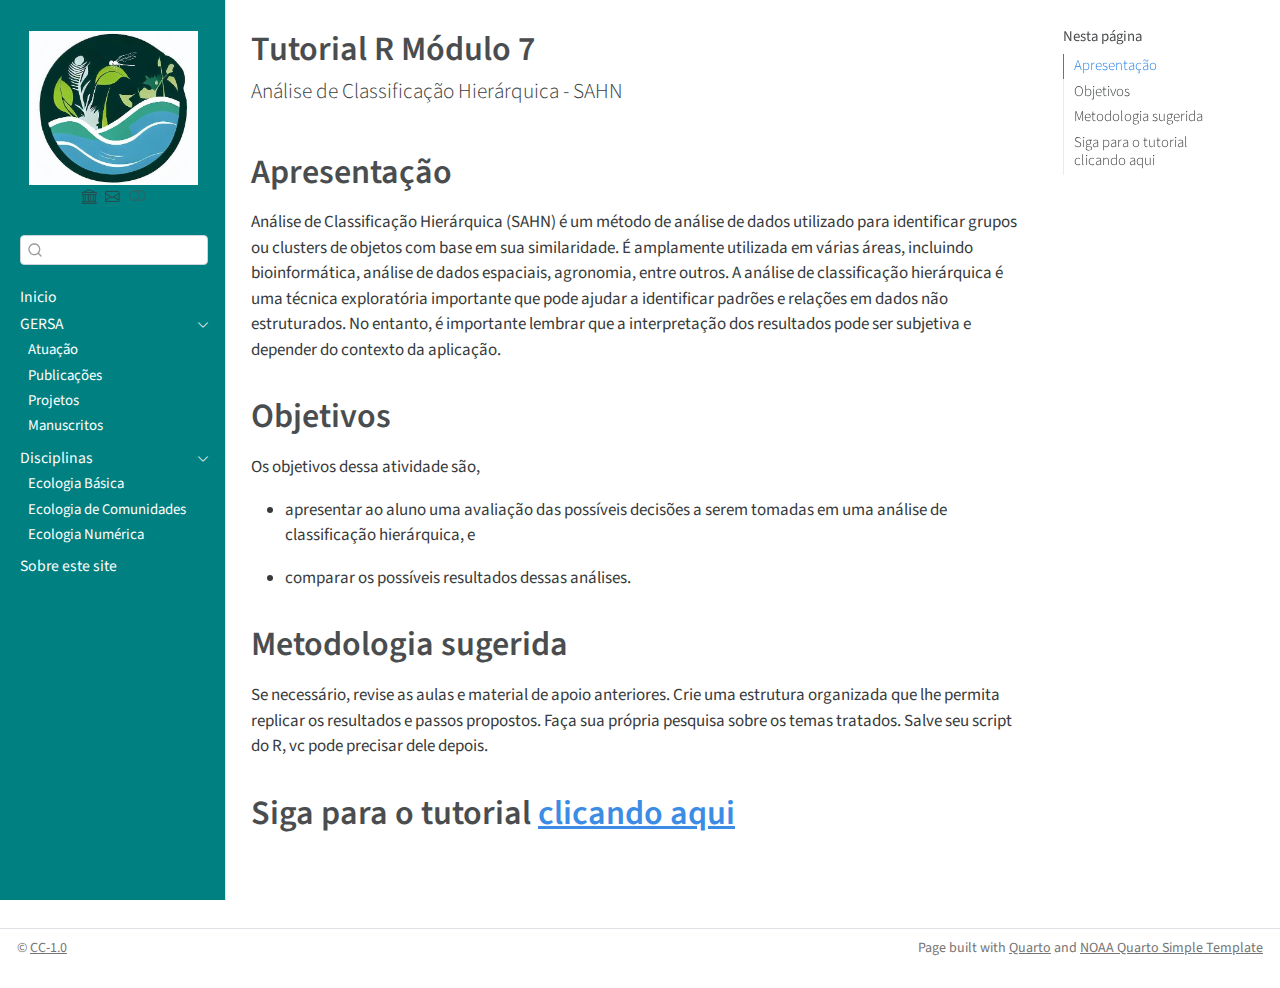
<file: docs/content/basica.html>
<!DOCTYPE html>
<html xmlns="http://www.w3.org/1999/xhtml" lang="pt-br" xml:lang="pt-br"><head>

<meta charset="utf-8">
<meta name="generator" content="quarto-1.3.340">

<meta name="viewport" content="width=device-width, initial-scale=1.0, user-scalable=yes">


<title>Lab Eco - Tutorial R Módulo 7</title>
<style>
code{white-space: pre-wrap;}
span.smallcaps{font-variant: small-caps;}
div.columns{display: flex; gap: min(4vw, 1.5em);}
div.column{flex: auto; overflow-x: auto;}
div.hanging-indent{margin-left: 1.5em; text-indent: -1.5em;}
ul.task-list{list-style: none;}
ul.task-list li input[type="checkbox"] {
  width: 0.8em;
  margin: 0 0.8em 0.2em -1em; /* quarto-specific, see https://github.com/quarto-dev/quarto-cli/issues/4556 */ 
  vertical-align: middle;
}
</style>


<script src="../site_libs/quarto-nav/quarto-nav.js"></script>
<script src="../site_libs/clipboard/clipboard.min.js"></script>
<script src="../site_libs/quarto-search/autocomplete.umd.js"></script>
<script src="../site_libs/quarto-search/fuse.min.js"></script>
<script src="../site_libs/quarto-search/quarto-search.js"></script>
<meta name="quarto:offset" content="../">
<script src="../site_libs/quarto-html/quarto.js"></script>
<script src="../site_libs/quarto-html/popper.min.js"></script>
<script src="../site_libs/quarto-html/tippy.umd.min.js"></script>
<script src="../site_libs/quarto-html/anchor.min.js"></script>
<link href="../site_libs/quarto-html/tippy.css" rel="stylesheet">
<link href="../site_libs/quarto-html/quarto-syntax-highlighting.css" rel="stylesheet" class="quarto-color-scheme" id="quarto-text-highlighting-styles">
<link href="../site_libs/quarto-html/quarto-syntax-highlighting-dark.css" rel="prefetch" class="quarto-color-scheme quarto-color-alternate" id="quarto-text-highlighting-styles">
<script src="../site_libs/bootstrap/bootstrap.min.js"></script>
<link href="../site_libs/bootstrap/bootstrap-icons.css" rel="stylesheet">
<link href="../site_libs/bootstrap/bootstrap.min.css" rel="stylesheet" class="quarto-color-scheme" id="quarto-bootstrap" data-mode="light">
<link href="../site_libs/bootstrap/bootstrap-dark.min.css" rel="prefetch" class="quarto-color-scheme quarto-color-alternate" id="quarto-bootstrap" data-mode="dark">
<script id="quarto-search-options" type="application/json">{
  "location": "sidebar",
  "copy-button": false,
  "collapse-after": 3,
  "panel-placement": "start",
  "type": "textbox",
  "limit": 20,
  "language": {
    "search-no-results-text": "Nenhum resultado",
    "search-matching-documents-text": "documentos correspondentes",
    "search-copy-link-title": "Copiar link para a busca",
    "search-hide-matches-text": "Esconder correspondências adicionais",
    "search-more-match-text": "mais correspondência neste documento",
    "search-more-matches-text": "mais correspondências neste documento",
    "search-clear-button-title": "Limpar",
    "search-detached-cancel-button-title": "Cancelar",
    "search-submit-button-title": "Enviar"
  }
}</script>


</head>

<body class="nav-sidebar docked">

<div id="quarto-search-results"></div>
  <header id="quarto-header" class="headroom fixed-top">
  <nav class="quarto-secondary-nav">
    <div class="container-fluid d-flex">
      <button type="button" class="quarto-btn-toggle btn" data-bs-toggle="collapse" data-bs-target="#quarto-sidebar,#quarto-sidebar-glass" aria-controls="quarto-sidebar" aria-expanded="false" aria-label="Alternar barra lateral" onclick="if (window.quartoToggleHeadroom) { window.quartoToggleHeadroom(); }">
        <i class="bi bi-layout-text-sidebar-reverse"></i>
      </button>
      <nav class="quarto-page-breadcrumbs" aria-label="breadcrumb"><ol class="breadcrumb"><li class="breadcrumb-item">Tutorial R Módulo 7</li></ol></nav>
      <a class="flex-grow-1" role="button" data-bs-toggle="collapse" data-bs-target="#quarto-sidebar,#quarto-sidebar-glass" aria-controls="quarto-sidebar" aria-expanded="false" aria-label="Alternar barra lateral" onclick="if (window.quartoToggleHeadroom) { window.quartoToggleHeadroom(); }">      
      </a>
      <button type="button" class="btn quarto-search-button" aria-label="Procurar" onclick="window.quartoOpenSearch();">
        <i class="bi bi-search"></i>
      </button>
    </div>
  </nav>
</header>
<!-- content -->
<div id="quarto-content" class="quarto-container page-columns page-rows-contents page-layout-full">
<!-- sidebar -->
  <nav id="quarto-sidebar" class="sidebar collapse collapse-horizontal sidebar-navigation docked overflow-auto">
    <div class="pt-lg-2 mt-2 text-center sidebar-header">
      <a href="../index.html" class="sidebar-logo-link">
      <img src="../_logolb2a.png" alt="" class="sidebar-logo py-0 d-lg-inline d-none">
      </a>
      <div class="sidebar-tools-main tools-wide">
    <a href="http://dgp.cnpq.br/dgp/espelhogrupo/28119" title="GDP CNPq" class="quarto-navigation-tool px-1" aria-label="GDP CNPq"><i class="bi bi-bank"></i></a>
    <a href="mailto:elviomedeiros@servidor.uepb.edu.br" title="E-Mail" class="quarto-navigation-tool px-1" aria-label="E-Mail"><i class="bi bi-envelope"></i></a>
  <a href="" class="quarto-color-scheme-toggle quarto-navigation-tool  px-1" onclick="window.quartoToggleColorScheme(); return false;" title="Alternar modo escuro"><i class="bi"></i></a>
</div>
      </div>
        <div class="mt-2 flex-shrink-0 align-items-center">
        <div class="sidebar-search">
        <div id="quarto-search" class="" title="Procurar"></div>
        </div>
        </div>
    <div class="sidebar-menu-container"> 
    <ul class="list-unstyled mt-1">
        <li class="sidebar-item">
  <div class="sidebar-item-container"> 
  <a href="../index.html" class="sidebar-item-text sidebar-link">
 <span class="menu-text">Inicio</span></a>
  </div>
</li>
        <li class="sidebar-item sidebar-item-section">
      <div class="sidebar-item-container"> 
            <a href="../content/gersa.html" class="sidebar-item-text sidebar-link">
 <span class="menu-text">GERSA</span></a>
          <a class="sidebar-item-toggle text-start" data-bs-toggle="collapse" data-bs-target="#" aria-expanded="true" aria-label="Alternar seção">
            <i class="bi bi-chevron-right ms-2"></i>
          </a> 
      </div>
      <ul id="" class="collapse list-unstyled sidebar-section depth1 show">  
          <li class="sidebar-item">
  <div class="sidebar-item-container"> 
  <a href="../content/habs.html" class="sidebar-item-text sidebar-link">
 <span class="menu-text">Atuação</span></a>
  </div>
</li>
          <li class="sidebar-item">
  <div class="sidebar-item-container"> 
  <a href="../content/pubs.html" class="sidebar-item-text sidebar-link">
 <span class="menu-text">Publicações</span></a>
  </div>
</li>
          <li class="sidebar-item">
  <div class="sidebar-item-container"> 
  <a href="../content/projs.html" class="sidebar-item-text sidebar-link">
 <span class="menu-text">Projetos</span></a>
  </div>
</li>
          <li class="sidebar-item">
  <div class="sidebar-item-container"> 
  <a href="../content/manus.html" class="sidebar-item-text sidebar-link">
 <span class="menu-text">Manuscritos</span></a>
  </div>
</li>
      </ul>
  </li>
        <li class="sidebar-item sidebar-item-section">
      <div class="sidebar-item-container"> 
            <a class="sidebar-item-text sidebar-link text-start" data-bs-toggle="collapse" data-bs-target="#" aria-expanded="true">
 <span class="menu-text">Disciplinas</span></a>
          <a class="sidebar-item-toggle text-start" data-bs-toggle="collapse" data-bs-target="#" aria-expanded="true" aria-label="Alternar seção">
            <i class="bi bi-chevron-right ms-2"></i>
          </a> 
      </div>
      <ul id="" class="collapse list-unstyled sidebar-section depth1 show">  
          <li class="sidebar-item">
  <div class="sidebar-item-container"> 
  <a href="https://elviomedeiros.github.io/ecologiabasica/" class="sidebar-item-text sidebar-link">
 <span class="menu-text">Ecologia Básica</span></a>
  </div>
</li>
          <li class="sidebar-item">
  <div class="sidebar-item-container"> 
  <a href="https://elviomedeiros.github.io/ecologiacomunidades/" class="sidebar-item-text sidebar-link">
 <span class="menu-text">Ecologia de Comunidades</span></a>
  </div>
</li>
          <li class="sidebar-item">
  <div class="sidebar-item-container"> 
  <a href="https://elviomedeiros.github.io/ecologianumerica/" class="sidebar-item-text sidebar-link">
 <span class="menu-text">Ecologia Numérica</span></a>
  </div>
</li>
      </ul>
  </li>
        <li class="sidebar-item">
  <div class="sidebar-item-container"> 
  <a href="../about.html" class="sidebar-item-text sidebar-link">
 <span class="menu-text">Sobre este site</span></a>
  </div>
</li>
    </ul>
    </div>
</nav>
<div id="quarto-sidebar-glass" data-bs-toggle="collapse" data-bs-target="#quarto-sidebar,#quarto-sidebar-glass"></div>
<!-- margin-sidebar -->
    <div id="quarto-margin-sidebar" class="sidebar margin-sidebar">
        <nav id="TOC" role="doc-toc" class="toc-active">
    <h2 id="toc-title">Nesta página</h2>
   
  <ul>
  <li><a href="#apresentação" id="toc-apresentação" class="nav-link active" data-scroll-target="#apresentação">Apresentação</a></li>
  <li><a href="#objetivos" id="toc-objetivos" class="nav-link" data-scroll-target="#objetivos">Objetivos</a></li>
  <li><a href="#metodologia-sugerida" id="toc-metodologia-sugerida" class="nav-link" data-scroll-target="#metodologia-sugerida">Metodologia sugerida</a></li>
  <li><a href="#siga-para-o-tutorial-clicando-aqui" id="toc-siga-para-o-tutorial-clicando-aqui" class="nav-link" data-scroll-target="#siga-para-o-tutorial-clicando-aqui">Siga para o tutorial clicando aqui</a></li>
  </ul>
</nav>
    </div>
<!-- main -->
<main class="content column-body" id="quarto-document-content">

<header id="title-block-header" class="quarto-title-block default">
<div class="quarto-title">
<h1 class="title">Tutorial R Módulo 7</h1>
<p class="subtitle lead">Análise de Classificação Hierárquica - SAHN</p>
</div>



<div class="quarto-title-meta">

    
  
    
  </div>
  

</header>

<section id="apresentação" class="level1">
<h1>Apresentação</h1>
<p>Análise de Classificação Hierárquica (SAHN) é um método de análise de dados utilizado para identificar grupos ou clusters de objetos com base em sua similaridade. É amplamente utilizada em várias áreas, incluindo bioinformática, análise de dados espaciais, agronomia, entre outros. A análise de classificação hierárquica é uma técnica exploratória importante que pode ajudar a identificar padrões e relações em dados não estruturados. No entanto, é importante lembrar que a interpretação dos resultados pode ser subjetiva e depender do contexto da aplicação.</p>
</section>
<section id="objetivos" class="level1">
<h1>Objetivos</h1>
<p>Os objetivos dessa atividade são,</p>
<ul>
<li><p>apresentar ao aluno uma avaliação das possíveis decisões a serem tomadas em uma análise de classificação hierárquica, e</p></li>
<li><p>comparar os possíveis resultados dessas análises.</p></li>
</ul>
</section>
<section id="metodologia-sugerida" class="level1">
<h1>Metodologia sugerida</h1>
<p>Se necessário, revise as aulas e material de apoio anteriores. Crie uma estrutura organizada que lhe permita replicar os resultados e passos propostos. Faça sua própria pesquisa sobre os temas tratados. Salve seu script do R, vc pode precisar dele depois.</p>
</section>
<section id="siga-para-o-tutorial-clicando-aqui" class="level1">
<h1>Siga para o tutorial <a href="https://elviomedeiros.quarto.pub/ecologia-numerica-r-modulo7/">clicando aqui</a></h1>


</section>

</main> <!-- /main -->
<script id="quarto-html-after-body" type="application/javascript">
window.document.addEventListener("DOMContentLoaded", function (event) {
  const toggleBodyColorMode = (bsSheetEl) => {
    const mode = bsSheetEl.getAttribute("data-mode");
    const bodyEl = window.document.querySelector("body");
    if (mode === "dark") {
      bodyEl.classList.add("quarto-dark");
      bodyEl.classList.remove("quarto-light");
    } else {
      bodyEl.classList.add("quarto-light");
      bodyEl.classList.remove("quarto-dark");
    }
  }
  const toggleBodyColorPrimary = () => {
    const bsSheetEl = window.document.querySelector("link#quarto-bootstrap");
    if (bsSheetEl) {
      toggleBodyColorMode(bsSheetEl);
    }
  }
  toggleBodyColorPrimary();  
  const disableStylesheet = (stylesheets) => {
    for (let i=0; i < stylesheets.length; i++) {
      const stylesheet = stylesheets[i];
      stylesheet.rel = 'prefetch';
    }
  }
  const enableStylesheet = (stylesheets) => {
    for (let i=0; i < stylesheets.length; i++) {
      const stylesheet = stylesheets[i];
      stylesheet.rel = 'stylesheet';
    }
  }
  const manageTransitions = (selector, allowTransitions) => {
    const els = window.document.querySelectorAll(selector);
    for (let i=0; i < els.length; i++) {
      const el = els[i];
      if (allowTransitions) {
        el.classList.remove('notransition');
      } else {
        el.classList.add('notransition');
      }
    }
  }
  const toggleColorMode = (alternate) => {
    // Switch the stylesheets
    const alternateStylesheets = window.document.querySelectorAll('link.quarto-color-scheme.quarto-color-alternate');
    manageTransitions('#quarto-margin-sidebar .nav-link', false);
    if (alternate) {
      enableStylesheet(alternateStylesheets);
      for (const sheetNode of alternateStylesheets) {
        if (sheetNode.id === "quarto-bootstrap") {
          toggleBodyColorMode(sheetNode);
        }
      }
    } else {
      disableStylesheet(alternateStylesheets);
      toggleBodyColorPrimary();
    }
    manageTransitions('#quarto-margin-sidebar .nav-link', true);
    // Switch the toggles
    const toggles = window.document.querySelectorAll('.quarto-color-scheme-toggle');
    for (let i=0; i < toggles.length; i++) {
      const toggle = toggles[i];
      if (toggle) {
        if (alternate) {
          toggle.classList.add("alternate");     
        } else {
          toggle.classList.remove("alternate");
        }
      }
    }
    // Hack to workaround the fact that safari doesn't
    // properly recolor the scrollbar when toggling (#1455)
    if (navigator.userAgent.indexOf('Safari') > 0 && navigator.userAgent.indexOf('Chrome') == -1) {
      manageTransitions("body", false);
      window.scrollTo(0, 1);
      setTimeout(() => {
        window.scrollTo(0, 0);
        manageTransitions("body", true);
      }, 40);  
    }
  }
  const isFileUrl = () => { 
    return window.location.protocol === 'file:';
  }
  const hasAlternateSentinel = () => {  
    let styleSentinel = getColorSchemeSentinel();
    if (styleSentinel !== null) {
      return styleSentinel === "alternate";
    } else {
      return false;
    }
  }
  const setStyleSentinel = (alternate) => {
    const value = alternate ? "alternate" : "default";
    if (!isFileUrl()) {
      window.localStorage.setItem("quarto-color-scheme", value);
    } else {
      localAlternateSentinel = value;
    }
  }
  const getColorSchemeSentinel = () => {
    if (!isFileUrl()) {
      const storageValue = window.localStorage.getItem("quarto-color-scheme");
      return storageValue != null ? storageValue : localAlternateSentinel;
    } else {
      return localAlternateSentinel;
    }
  }
  let localAlternateSentinel = 'default';
  // Dark / light mode switch
  window.quartoToggleColorScheme = () => {
    // Read the current dark / light value 
    let toAlternate = !hasAlternateSentinel();
    toggleColorMode(toAlternate);
    setStyleSentinel(toAlternate);
  };
  // Ensure there is a toggle, if there isn't float one in the top right
  if (window.document.querySelector('.quarto-color-scheme-toggle') === null) {
    const a = window.document.createElement('a');
    a.classList.add('top-right');
    a.classList.add('quarto-color-scheme-toggle');
    a.href = "";
    a.onclick = function() { try { window.quartoToggleColorScheme(); } catch {} return false; };
    const i = window.document.createElement("i");
    i.classList.add('bi');
    a.appendChild(i);
    window.document.body.appendChild(a);
  }
  // Switch to dark mode if need be
  if (hasAlternateSentinel()) {
    toggleColorMode(true);
  } else {
    toggleColorMode(false);
  }
  const icon = "";
  const anchorJS = new window.AnchorJS();
  anchorJS.options = {
    placement: 'right',
    icon: icon
  };
  anchorJS.add('.anchored');
  const isCodeAnnotation = (el) => {
    for (const clz of el.classList) {
      if (clz.startsWith('code-annotation-')) {                     
        return true;
      }
    }
    return false;
  }
  const clipboard = new window.ClipboardJS('.code-copy-button', {
    text: function(trigger) {
      const codeEl = trigger.previousElementSibling.cloneNode(true);
      for (const childEl of codeEl.children) {
        if (isCodeAnnotation(childEl)) {
          childEl.remove();
        }
      }
      return codeEl.innerText;
    }
  });
  clipboard.on('success', function(e) {
    // button target
    const button = e.trigger;
    // don't keep focus
    button.blur();
    // flash "checked"
    button.classList.add('code-copy-button-checked');
    var currentTitle = button.getAttribute("title");
    button.setAttribute("title", "Copiada");
    let tooltip;
    if (window.bootstrap) {
      button.setAttribute("data-bs-toggle", "tooltip");
      button.setAttribute("data-bs-placement", "left");
      button.setAttribute("data-bs-title", "Copiada");
      tooltip = new bootstrap.Tooltip(button, 
        { trigger: "manual", 
          customClass: "code-copy-button-tooltip",
          offset: [0, -8]});
      tooltip.show();    
    }
    setTimeout(function() {
      if (tooltip) {
        tooltip.hide();
        button.removeAttribute("data-bs-title");
        button.removeAttribute("data-bs-toggle");
        button.removeAttribute("data-bs-placement");
      }
      button.setAttribute("title", currentTitle);
      button.classList.remove('code-copy-button-checked');
    }, 1000);
    // clear code selection
    e.clearSelection();
  });
  function tippyHover(el, contentFn) {
    const config = {
      allowHTML: true,
      content: contentFn,
      maxWidth: 500,
      delay: 100,
      arrow: false,
      appendTo: function(el) {
          return el.parentElement;
      },
      interactive: true,
      interactiveBorder: 10,
      theme: 'quarto',
      placement: 'bottom-start'
    };
    window.tippy(el, config); 
  }
  const noterefs = window.document.querySelectorAll('a[role="doc-noteref"]');
  for (var i=0; i<noterefs.length; i++) {
    const ref = noterefs[i];
    tippyHover(ref, function() {
      // use id or data attribute instead here
      let href = ref.getAttribute('data-footnote-href') || ref.getAttribute('href');
      try { href = new URL(href).hash; } catch {}
      const id = href.replace(/^#\/?/, "");
      const note = window.document.getElementById(id);
      return note.innerHTML;
    });
  }
      let selectedAnnoteEl;
      const selectorForAnnotation = ( cell, annotation) => {
        let cellAttr = 'data-code-cell="' + cell + '"';
        let lineAttr = 'data-code-annotation="' +  annotation + '"';
        const selector = 'span[' + cellAttr + '][' + lineAttr + ']';
        return selector;
      }
      const selectCodeLines = (annoteEl) => {
        const doc = window.document;
        const targetCell = annoteEl.getAttribute("data-target-cell");
        const targetAnnotation = annoteEl.getAttribute("data-target-annotation");
        const annoteSpan = window.document.querySelector(selectorForAnnotation(targetCell, targetAnnotation));
        const lines = annoteSpan.getAttribute("data-code-lines").split(",");
        const lineIds = lines.map((line) => {
          return targetCell + "-" + line;
        })
        let top = null;
        let height = null;
        let parent = null;
        if (lineIds.length > 0) {
            //compute the position of the single el (top and bottom and make a div)
            const el = window.document.getElementById(lineIds[0]);
            top = el.offsetTop;
            height = el.offsetHeight;
            parent = el.parentElement.parentElement;
          if (lineIds.length > 1) {
            const lastEl = window.document.getElementById(lineIds[lineIds.length - 1]);
            const bottom = lastEl.offsetTop + lastEl.offsetHeight;
            height = bottom - top;
          }
          if (top !== null && height !== null && parent !== null) {
            // cook up a div (if necessary) and position it 
            let div = window.document.getElementById("code-annotation-line-highlight");
            if (div === null) {
              div = window.document.createElement("div");
              div.setAttribute("id", "code-annotation-line-highlight");
              div.style.position = 'absolute';
              parent.appendChild(div);
            }
            div.style.top = top - 2 + "px";
            div.style.height = height + 4 + "px";
            let gutterDiv = window.document.getElementById("code-annotation-line-highlight-gutter");
            if (gutterDiv === null) {
              gutterDiv = window.document.createElement("div");
              gutterDiv.setAttribute("id", "code-annotation-line-highlight-gutter");
              gutterDiv.style.position = 'absolute';
              const codeCell = window.document.getElementById(targetCell);
              const gutter = codeCell.querySelector('.code-annotation-gutter');
              gutter.appendChild(gutterDiv);
            }
            gutterDiv.style.top = top - 2 + "px";
            gutterDiv.style.height = height + 4 + "px";
          }
          selectedAnnoteEl = annoteEl;
        }
      };
      const unselectCodeLines = () => {
        const elementsIds = ["code-annotation-line-highlight", "code-annotation-line-highlight-gutter"];
        elementsIds.forEach((elId) => {
          const div = window.document.getElementById(elId);
          if (div) {
            div.remove();
          }
        });
        selectedAnnoteEl = undefined;
      };
      // Attach click handler to the DT
      const annoteDls = window.document.querySelectorAll('dt[data-target-cell]');
      for (const annoteDlNode of annoteDls) {
        annoteDlNode.addEventListener('click', (event) => {
          const clickedEl = event.target;
          if (clickedEl !== selectedAnnoteEl) {
            unselectCodeLines();
            const activeEl = window.document.querySelector('dt[data-target-cell].code-annotation-active');
            if (activeEl) {
              activeEl.classList.remove('code-annotation-active');
            }
            selectCodeLines(clickedEl);
            clickedEl.classList.add('code-annotation-active');
          } else {
            // Unselect the line
            unselectCodeLines();
            clickedEl.classList.remove('code-annotation-active');
          }
        });
      }
  const findCites = (el) => {
    const parentEl = el.parentElement;
    if (parentEl) {
      const cites = parentEl.dataset.cites;
      if (cites) {
        return {
          el,
          cites: cites.split(' ')
        };
      } else {
        return findCites(el.parentElement)
      }
    } else {
      return undefined;
    }
  };
  var bibliorefs = window.document.querySelectorAll('a[role="doc-biblioref"]');
  for (var i=0; i<bibliorefs.length; i++) {
    const ref = bibliorefs[i];
    const citeInfo = findCites(ref);
    if (citeInfo) {
      tippyHover(citeInfo.el, function() {
        var popup = window.document.createElement('div');
        citeInfo.cites.forEach(function(cite) {
          var citeDiv = window.document.createElement('div');
          citeDiv.classList.add('hanging-indent');
          citeDiv.classList.add('csl-entry');
          var biblioDiv = window.document.getElementById('ref-' + cite);
          if (biblioDiv) {
            citeDiv.innerHTML = biblioDiv.innerHTML;
          }
          popup.appendChild(citeDiv);
        });
        return popup.innerHTML;
      });
    }
  }
});
</script>
</div> <!-- /content -->
<footer class="footer">
  <div class="nav-footer">
    <div class="nav-footer-left">© <a href="content/LICENSE.txt">CC-1.0</a></div>   
    <div class="nav-footer-center">
      &nbsp;
    </div>
    <div class="nav-footer-right">Page built with <a href="https://quarto.org/">Quarto</a> and <a href="https://nmfs-opensci.github.io/NOAA-quarto-simple">NOAA Quarto Simple Template</a></div>
  </div>
</footer>



</body></html>
</file>
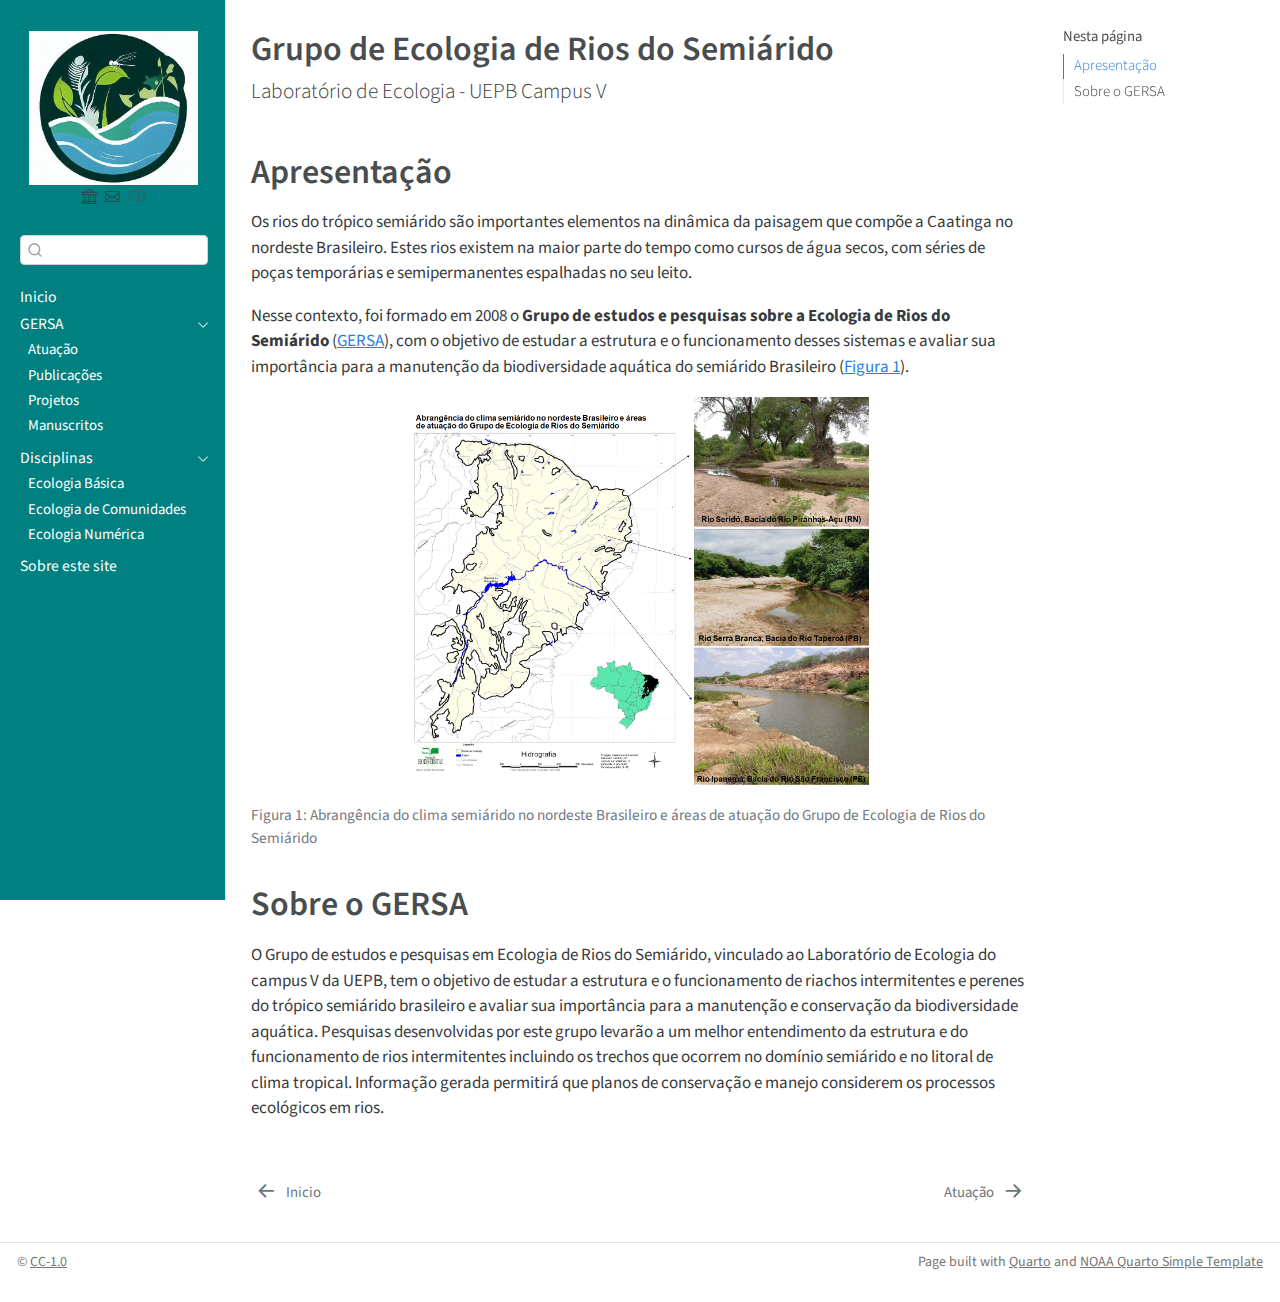
<file: docs/content/gersa.html>
<!DOCTYPE html>
<html xmlns="http://www.w3.org/1999/xhtml" lang="pt-br" xml:lang="pt-br"><head>

<meta charset="utf-8">
<meta name="generator" content="quarto-1.3.340">

<meta name="viewport" content="width=device-width, initial-scale=1.0, user-scalable=yes">


<title>Lab Eco - Grupo de Ecologia de Rios do Semiárido</title>
<style>
code{white-space: pre-wrap;}
span.smallcaps{font-variant: small-caps;}
div.columns{display: flex; gap: min(4vw, 1.5em);}
div.column{flex: auto; overflow-x: auto;}
div.hanging-indent{margin-left: 1.5em; text-indent: -1.5em;}
ul.task-list{list-style: none;}
ul.task-list li input[type="checkbox"] {
  width: 0.8em;
  margin: 0 0.8em 0.2em -1em; /* quarto-specific, see https://github.com/quarto-dev/quarto-cli/issues/4556 */ 
  vertical-align: middle;
}
</style>


<script src="../site_libs/quarto-nav/quarto-nav.js"></script>
<script src="../site_libs/clipboard/clipboard.min.js"></script>
<script src="../site_libs/quarto-search/autocomplete.umd.js"></script>
<script src="../site_libs/quarto-search/fuse.min.js"></script>
<script src="../site_libs/quarto-search/quarto-search.js"></script>
<meta name="quarto:offset" content="../">
<link href="../content/habs.html" rel="next">
<link href="../index.html" rel="prev">
<script src="../site_libs/quarto-html/quarto.js"></script>
<script src="../site_libs/quarto-html/popper.min.js"></script>
<script src="../site_libs/quarto-html/tippy.umd.min.js"></script>
<script src="../site_libs/quarto-html/anchor.min.js"></script>
<link href="../site_libs/quarto-html/tippy.css" rel="stylesheet">
<link href="../site_libs/quarto-html/quarto-syntax-highlighting.css" rel="stylesheet" class="quarto-color-scheme" id="quarto-text-highlighting-styles">
<link href="../site_libs/quarto-html/quarto-syntax-highlighting-dark.css" rel="prefetch" class="quarto-color-scheme quarto-color-alternate" id="quarto-text-highlighting-styles">
<script src="../site_libs/bootstrap/bootstrap.min.js"></script>
<link href="../site_libs/bootstrap/bootstrap-icons.css" rel="stylesheet">
<link href="../site_libs/bootstrap/bootstrap.min.css" rel="stylesheet" class="quarto-color-scheme" id="quarto-bootstrap" data-mode="light">
<link href="../site_libs/bootstrap/bootstrap-dark.min.css" rel="prefetch" class="quarto-color-scheme quarto-color-alternate" id="quarto-bootstrap" data-mode="dark">
<script id="quarto-search-options" type="application/json">{
  "location": "sidebar",
  "copy-button": false,
  "collapse-after": 3,
  "panel-placement": "start",
  "type": "textbox",
  "limit": 20,
  "language": {
    "search-no-results-text": "Nenhum resultado",
    "search-matching-documents-text": "documentos correspondentes",
    "search-copy-link-title": "Copiar link para a busca",
    "search-hide-matches-text": "Esconder correspondências adicionais",
    "search-more-match-text": "mais correspondência neste documento",
    "search-more-matches-text": "mais correspondências neste documento",
    "search-clear-button-title": "Limpar",
    "search-detached-cancel-button-title": "Cancelar",
    "search-submit-button-title": "Enviar"
  }
}</script>


</head>

<body class="nav-sidebar docked">

<div id="quarto-search-results"></div>
  <header id="quarto-header" class="headroom fixed-top">
  <nav class="quarto-secondary-nav">
    <div class="container-fluid d-flex">
      <button type="button" class="quarto-btn-toggle btn" data-bs-toggle="collapse" data-bs-target="#quarto-sidebar,#quarto-sidebar-glass" aria-controls="quarto-sidebar" aria-expanded="false" aria-label="Alternar barra lateral" onclick="if (window.quartoToggleHeadroom) { window.quartoToggleHeadroom(); }">
        <i class="bi bi-layout-text-sidebar-reverse"></i>
      </button>
      <nav class="quarto-page-breadcrumbs" aria-label="breadcrumb"><ol class="breadcrumb"><li class="breadcrumb-item"><a href="../content/gersa.html">GERSA</a></li></ol></nav>
      <a class="flex-grow-1" role="button" data-bs-toggle="collapse" data-bs-target="#quarto-sidebar,#quarto-sidebar-glass" aria-controls="quarto-sidebar" aria-expanded="false" aria-label="Alternar barra lateral" onclick="if (window.quartoToggleHeadroom) { window.quartoToggleHeadroom(); }">      
      </a>
      <button type="button" class="btn quarto-search-button" aria-label="Procurar" onclick="window.quartoOpenSearch();">
        <i class="bi bi-search"></i>
      </button>
    </div>
  </nav>
</header>
<!-- content -->
<div id="quarto-content" class="quarto-container page-columns page-rows-contents page-layout-full">
<!-- sidebar -->
  <nav id="quarto-sidebar" class="sidebar collapse collapse-horizontal sidebar-navigation docked overflow-auto">
    <div class="pt-lg-2 mt-2 text-center sidebar-header">
      <a href="../index.html" class="sidebar-logo-link">
      <img src="../_logolb2a.png" alt="" class="sidebar-logo py-0 d-lg-inline d-none">
      </a>
      <div class="sidebar-tools-main tools-wide">
    <a href="http://dgp.cnpq.br/dgp/espelhogrupo/28119" title="GDP CNPq" class="quarto-navigation-tool px-1" aria-label="GDP CNPq"><i class="bi bi-bank"></i></a>
    <a href="mailto:elviomedeiros@servidor.uepb.edu.br" title="E-Mail" class="quarto-navigation-tool px-1" aria-label="E-Mail"><i class="bi bi-envelope"></i></a>
  <a href="" class="quarto-color-scheme-toggle quarto-navigation-tool  px-1" onclick="window.quartoToggleColorScheme(); return false;" title="Alternar modo escuro"><i class="bi"></i></a>
</div>
      </div>
        <div class="mt-2 flex-shrink-0 align-items-center">
        <div class="sidebar-search">
        <div id="quarto-search" class="" title="Procurar"></div>
        </div>
        </div>
    <div class="sidebar-menu-container"> 
    <ul class="list-unstyled mt-1">
        <li class="sidebar-item">
  <div class="sidebar-item-container"> 
  <a href="../index.html" class="sidebar-item-text sidebar-link">
 <span class="menu-text">Inicio</span></a>
  </div>
</li>
        <li class="sidebar-item sidebar-item-section">
      <div class="sidebar-item-container"> 
            <a href="../content/gersa.html" class="sidebar-item-text sidebar-link active">
 <span class="menu-text">GERSA</span></a>
          <a class="sidebar-item-toggle text-start" data-bs-toggle="collapse" data-bs-target="#" aria-expanded="true" aria-label="Alternar seção">
            <i class="bi bi-chevron-right ms-2"></i>
          </a> 
      </div>
      <ul id="" class="collapse list-unstyled sidebar-section depth1 show">  
          <li class="sidebar-item">
  <div class="sidebar-item-container"> 
  <a href="../content/habs.html" class="sidebar-item-text sidebar-link">
 <span class="menu-text">Atuação</span></a>
  </div>
</li>
          <li class="sidebar-item">
  <div class="sidebar-item-container"> 
  <a href="../content/pubs.html" class="sidebar-item-text sidebar-link">
 <span class="menu-text">Publicações</span></a>
  </div>
</li>
          <li class="sidebar-item">
  <div class="sidebar-item-container"> 
  <a href="../content/projs.html" class="sidebar-item-text sidebar-link">
 <span class="menu-text">Projetos</span></a>
  </div>
</li>
          <li class="sidebar-item">
  <div class="sidebar-item-container"> 
  <a href="../content/manus.html" class="sidebar-item-text sidebar-link">
 <span class="menu-text">Manuscritos</span></a>
  </div>
</li>
      </ul>
  </li>
        <li class="sidebar-item sidebar-item-section">
      <div class="sidebar-item-container"> 
            <a class="sidebar-item-text sidebar-link text-start" data-bs-toggle="collapse" data-bs-target="#" aria-expanded="true">
 <span class="menu-text">Disciplinas</span></a>
          <a class="sidebar-item-toggle text-start" data-bs-toggle="collapse" data-bs-target="#" aria-expanded="true" aria-label="Alternar seção">
            <i class="bi bi-chevron-right ms-2"></i>
          </a> 
      </div>
      <ul id="" class="collapse list-unstyled sidebar-section depth1 show">  
          <li class="sidebar-item">
  <div class="sidebar-item-container"> 
  <a href="https://elviomedeiros.github.io/ecologiabasica/" class="sidebar-item-text sidebar-link">
 <span class="menu-text">Ecologia Básica</span></a>
  </div>
</li>
          <li class="sidebar-item">
  <div class="sidebar-item-container"> 
  <a href="https://elviomedeiros.github.io/ecologiacomunidades/" class="sidebar-item-text sidebar-link">
 <span class="menu-text">Ecologia de Comunidades</span></a>
  </div>
</li>
          <li class="sidebar-item">
  <div class="sidebar-item-container"> 
  <a href="https://elviomedeiros.github.io/ecologianumerica/" class="sidebar-item-text sidebar-link">
 <span class="menu-text">Ecologia Numérica</span></a>
  </div>
</li>
      </ul>
  </li>
        <li class="sidebar-item">
  <div class="sidebar-item-container"> 
  <a href="../about.html" class="sidebar-item-text sidebar-link">
 <span class="menu-text">Sobre este site</span></a>
  </div>
</li>
    </ul>
    </div>
</nav>
<div id="quarto-sidebar-glass" data-bs-toggle="collapse" data-bs-target="#quarto-sidebar,#quarto-sidebar-glass"></div>
<!-- margin-sidebar -->
    <div id="quarto-margin-sidebar" class="sidebar margin-sidebar">
        <nav id="TOC" role="doc-toc" class="toc-active">
    <h2 id="toc-title">Nesta página</h2>
   
  <ul>
  <li><a href="#apresentação" id="toc-apresentação" class="nav-link active" data-scroll-target="#apresentação">Apresentação</a></li>
  <li><a href="#sobre-o-gersa" id="toc-sobre-o-gersa" class="nav-link" data-scroll-target="#sobre-o-gersa">Sobre o GERSA</a></li>
  </ul>
</nav>
    </div>
<!-- main -->
<main class="content column-body" id="quarto-document-content">

<header id="title-block-header" class="quarto-title-block default">
<div class="quarto-title">
<h1 class="title">Grupo de Ecologia de Rios do Semiárido</h1>
<p class="subtitle lead">Laboratório de Ecologia - UEPB Campus V</p>
</div>



<div class="quarto-title-meta">

    
  
    
  </div>
  

</header>

<section id="apresentação" class="level1">
<h1>Apresentação</h1>
<p>Os rios do trópico semiárido são importantes elementos na dinâmica da paisagem que compõe a Caatinga no nordeste Brasileiro. Estes rios existem na maior parte do tempo como cursos de água secos, com séries de poças temporárias e semipermanentes espalhadas no seu leito.</p>
<p>Nesse contexto, foi formado em 2008 o <strong>Grupo de estudos e pesquisas sobre a Ecologia de Rios do Semiárido</strong> (<a href="http://dgp.cnpq.br/dgp/espelhogrupo/28119">GERSA</a>), com o objetivo de estudar a estrutura e o funcionamento desses sistemas e avaliar sua importância para a manutenção da biodiversidade aquática do semiárido Brasileiro (<a href="#fig-abrangencia_sa">Figura&nbsp;1</a>).</p>
<div id="fig-abrangencia_sa" class="quarto-figure quarto-figure-center anchored">
<figure class="figure">
<p><img src="abrangencia_sa.png" class="img-fluid figure-img" width="459"></p>
<figcaption class="figure-caption">Figura&nbsp;1: Abrangência do clima semiárido no nordeste Brasileiro e áreas de atuação do Grupo de Ecologia de Rios do Semiárido</figcaption>
</figure>
</div>
</section>
<section id="sobre-o-gersa" class="level1">
<h1>Sobre o GERSA</h1>
<p>O Grupo de estudos e pesquisas em Ecologia de Rios do Semiárido, vinculado ao Laboratório de Ecologia do campus V da UEPB, tem o objetivo de estudar a estrutura e o funcionamento de riachos intermitentes e perenes do trópico semiárido brasileiro e avaliar sua importância para a manutenção e conservação da biodiversidade aquática. Pesquisas desenvolvidas por este grupo levarão a um melhor entendimento da estrutura e do funcionamento de rios intermitentes incluindo os trechos que ocorrem no domínio semiárido e no litoral de clima tropical. Informação gerada permitirá que planos de conservação e manejo considerem os processos ecológicos em rios.</p>


</section>

</main> <!-- /main -->
<script id="quarto-html-after-body" type="application/javascript">
window.document.addEventListener("DOMContentLoaded", function (event) {
  const toggleBodyColorMode = (bsSheetEl) => {
    const mode = bsSheetEl.getAttribute("data-mode");
    const bodyEl = window.document.querySelector("body");
    if (mode === "dark") {
      bodyEl.classList.add("quarto-dark");
      bodyEl.classList.remove("quarto-light");
    } else {
      bodyEl.classList.add("quarto-light");
      bodyEl.classList.remove("quarto-dark");
    }
  }
  const toggleBodyColorPrimary = () => {
    const bsSheetEl = window.document.querySelector("link#quarto-bootstrap");
    if (bsSheetEl) {
      toggleBodyColorMode(bsSheetEl);
    }
  }
  toggleBodyColorPrimary();  
  const disableStylesheet = (stylesheets) => {
    for (let i=0; i < stylesheets.length; i++) {
      const stylesheet = stylesheets[i];
      stylesheet.rel = 'prefetch';
    }
  }
  const enableStylesheet = (stylesheets) => {
    for (let i=0; i < stylesheets.length; i++) {
      const stylesheet = stylesheets[i];
      stylesheet.rel = 'stylesheet';
    }
  }
  const manageTransitions = (selector, allowTransitions) => {
    const els = window.document.querySelectorAll(selector);
    for (let i=0; i < els.length; i++) {
      const el = els[i];
      if (allowTransitions) {
        el.classList.remove('notransition');
      } else {
        el.classList.add('notransition');
      }
    }
  }
  const toggleColorMode = (alternate) => {
    // Switch the stylesheets
    const alternateStylesheets = window.document.querySelectorAll('link.quarto-color-scheme.quarto-color-alternate');
    manageTransitions('#quarto-margin-sidebar .nav-link', false);
    if (alternate) {
      enableStylesheet(alternateStylesheets);
      for (const sheetNode of alternateStylesheets) {
        if (sheetNode.id === "quarto-bootstrap") {
          toggleBodyColorMode(sheetNode);
        }
      }
    } else {
      disableStylesheet(alternateStylesheets);
      toggleBodyColorPrimary();
    }
    manageTransitions('#quarto-margin-sidebar .nav-link', true);
    // Switch the toggles
    const toggles = window.document.querySelectorAll('.quarto-color-scheme-toggle');
    for (let i=0; i < toggles.length; i++) {
      const toggle = toggles[i];
      if (toggle) {
        if (alternate) {
          toggle.classList.add("alternate");     
        } else {
          toggle.classList.remove("alternate");
        }
      }
    }
    // Hack to workaround the fact that safari doesn't
    // properly recolor the scrollbar when toggling (#1455)
    if (navigator.userAgent.indexOf('Safari') > 0 && navigator.userAgent.indexOf('Chrome') == -1) {
      manageTransitions("body", false);
      window.scrollTo(0, 1);
      setTimeout(() => {
        window.scrollTo(0, 0);
        manageTransitions("body", true);
      }, 40);  
    }
  }
  const isFileUrl = () => { 
    return window.location.protocol === 'file:';
  }
  const hasAlternateSentinel = () => {  
    let styleSentinel = getColorSchemeSentinel();
    if (styleSentinel !== null) {
      return styleSentinel === "alternate";
    } else {
      return false;
    }
  }
  const setStyleSentinel = (alternate) => {
    const value = alternate ? "alternate" : "default";
    if (!isFileUrl()) {
      window.localStorage.setItem("quarto-color-scheme", value);
    } else {
      localAlternateSentinel = value;
    }
  }
  const getColorSchemeSentinel = () => {
    if (!isFileUrl()) {
      const storageValue = window.localStorage.getItem("quarto-color-scheme");
      return storageValue != null ? storageValue : localAlternateSentinel;
    } else {
      return localAlternateSentinel;
    }
  }
  let localAlternateSentinel = 'default';
  // Dark / light mode switch
  window.quartoToggleColorScheme = () => {
    // Read the current dark / light value 
    let toAlternate = !hasAlternateSentinel();
    toggleColorMode(toAlternate);
    setStyleSentinel(toAlternate);
  };
  // Ensure there is a toggle, if there isn't float one in the top right
  if (window.document.querySelector('.quarto-color-scheme-toggle') === null) {
    const a = window.document.createElement('a');
    a.classList.add('top-right');
    a.classList.add('quarto-color-scheme-toggle');
    a.href = "";
    a.onclick = function() { try { window.quartoToggleColorScheme(); } catch {} return false; };
    const i = window.document.createElement("i");
    i.classList.add('bi');
    a.appendChild(i);
    window.document.body.appendChild(a);
  }
  // Switch to dark mode if need be
  if (hasAlternateSentinel()) {
    toggleColorMode(true);
  } else {
    toggleColorMode(false);
  }
  const icon = "";
  const anchorJS = new window.AnchorJS();
  anchorJS.options = {
    placement: 'right',
    icon: icon
  };
  anchorJS.add('.anchored');
  const isCodeAnnotation = (el) => {
    for (const clz of el.classList) {
      if (clz.startsWith('code-annotation-')) {                     
        return true;
      }
    }
    return false;
  }
  const clipboard = new window.ClipboardJS('.code-copy-button', {
    text: function(trigger) {
      const codeEl = trigger.previousElementSibling.cloneNode(true);
      for (const childEl of codeEl.children) {
        if (isCodeAnnotation(childEl)) {
          childEl.remove();
        }
      }
      return codeEl.innerText;
    }
  });
  clipboard.on('success', function(e) {
    // button target
    const button = e.trigger;
    // don't keep focus
    button.blur();
    // flash "checked"
    button.classList.add('code-copy-button-checked');
    var currentTitle = button.getAttribute("title");
    button.setAttribute("title", "Copiada");
    let tooltip;
    if (window.bootstrap) {
      button.setAttribute("data-bs-toggle", "tooltip");
      button.setAttribute("data-bs-placement", "left");
      button.setAttribute("data-bs-title", "Copiada");
      tooltip = new bootstrap.Tooltip(button, 
        { trigger: "manual", 
          customClass: "code-copy-button-tooltip",
          offset: [0, -8]});
      tooltip.show();    
    }
    setTimeout(function() {
      if (tooltip) {
        tooltip.hide();
        button.removeAttribute("data-bs-title");
        button.removeAttribute("data-bs-toggle");
        button.removeAttribute("data-bs-placement");
      }
      button.setAttribute("title", currentTitle);
      button.classList.remove('code-copy-button-checked');
    }, 1000);
    // clear code selection
    e.clearSelection();
  });
  function tippyHover(el, contentFn) {
    const config = {
      allowHTML: true,
      content: contentFn,
      maxWidth: 500,
      delay: 100,
      arrow: false,
      appendTo: function(el) {
          return el.parentElement;
      },
      interactive: true,
      interactiveBorder: 10,
      theme: 'quarto',
      placement: 'bottom-start'
    };
    window.tippy(el, config); 
  }
  const noterefs = window.document.querySelectorAll('a[role="doc-noteref"]');
  for (var i=0; i<noterefs.length; i++) {
    const ref = noterefs[i];
    tippyHover(ref, function() {
      // use id or data attribute instead here
      let href = ref.getAttribute('data-footnote-href') || ref.getAttribute('href');
      try { href = new URL(href).hash; } catch {}
      const id = href.replace(/^#\/?/, "");
      const note = window.document.getElementById(id);
      return note.innerHTML;
    });
  }
      let selectedAnnoteEl;
      const selectorForAnnotation = ( cell, annotation) => {
        let cellAttr = 'data-code-cell="' + cell + '"';
        let lineAttr = 'data-code-annotation="' +  annotation + '"';
        const selector = 'span[' + cellAttr + '][' + lineAttr + ']';
        return selector;
      }
      const selectCodeLines = (annoteEl) => {
        const doc = window.document;
        const targetCell = annoteEl.getAttribute("data-target-cell");
        const targetAnnotation = annoteEl.getAttribute("data-target-annotation");
        const annoteSpan = window.document.querySelector(selectorForAnnotation(targetCell, targetAnnotation));
        const lines = annoteSpan.getAttribute("data-code-lines").split(",");
        const lineIds = lines.map((line) => {
          return targetCell + "-" + line;
        })
        let top = null;
        let height = null;
        let parent = null;
        if (lineIds.length > 0) {
            //compute the position of the single el (top and bottom and make a div)
            const el = window.document.getElementById(lineIds[0]);
            top = el.offsetTop;
            height = el.offsetHeight;
            parent = el.parentElement.parentElement;
          if (lineIds.length > 1) {
            const lastEl = window.document.getElementById(lineIds[lineIds.length - 1]);
            const bottom = lastEl.offsetTop + lastEl.offsetHeight;
            height = bottom - top;
          }
          if (top !== null && height !== null && parent !== null) {
            // cook up a div (if necessary) and position it 
            let div = window.document.getElementById("code-annotation-line-highlight");
            if (div === null) {
              div = window.document.createElement("div");
              div.setAttribute("id", "code-annotation-line-highlight");
              div.style.position = 'absolute';
              parent.appendChild(div);
            }
            div.style.top = top - 2 + "px";
            div.style.height = height + 4 + "px";
            let gutterDiv = window.document.getElementById("code-annotation-line-highlight-gutter");
            if (gutterDiv === null) {
              gutterDiv = window.document.createElement("div");
              gutterDiv.setAttribute("id", "code-annotation-line-highlight-gutter");
              gutterDiv.style.position = 'absolute';
              const codeCell = window.document.getElementById(targetCell);
              const gutter = codeCell.querySelector('.code-annotation-gutter');
              gutter.appendChild(gutterDiv);
            }
            gutterDiv.style.top = top - 2 + "px";
            gutterDiv.style.height = height + 4 + "px";
          }
          selectedAnnoteEl = annoteEl;
        }
      };
      const unselectCodeLines = () => {
        const elementsIds = ["code-annotation-line-highlight", "code-annotation-line-highlight-gutter"];
        elementsIds.forEach((elId) => {
          const div = window.document.getElementById(elId);
          if (div) {
            div.remove();
          }
        });
        selectedAnnoteEl = undefined;
      };
      // Attach click handler to the DT
      const annoteDls = window.document.querySelectorAll('dt[data-target-cell]');
      for (const annoteDlNode of annoteDls) {
        annoteDlNode.addEventListener('click', (event) => {
          const clickedEl = event.target;
          if (clickedEl !== selectedAnnoteEl) {
            unselectCodeLines();
            const activeEl = window.document.querySelector('dt[data-target-cell].code-annotation-active');
            if (activeEl) {
              activeEl.classList.remove('code-annotation-active');
            }
            selectCodeLines(clickedEl);
            clickedEl.classList.add('code-annotation-active');
          } else {
            // Unselect the line
            unselectCodeLines();
            clickedEl.classList.remove('code-annotation-active');
          }
        });
      }
  const findCites = (el) => {
    const parentEl = el.parentElement;
    if (parentEl) {
      const cites = parentEl.dataset.cites;
      if (cites) {
        return {
          el,
          cites: cites.split(' ')
        };
      } else {
        return findCites(el.parentElement)
      }
    } else {
      return undefined;
    }
  };
  var bibliorefs = window.document.querySelectorAll('a[role="doc-biblioref"]');
  for (var i=0; i<bibliorefs.length; i++) {
    const ref = bibliorefs[i];
    const citeInfo = findCites(ref);
    if (citeInfo) {
      tippyHover(citeInfo.el, function() {
        var popup = window.document.createElement('div');
        citeInfo.cites.forEach(function(cite) {
          var citeDiv = window.document.createElement('div');
          citeDiv.classList.add('hanging-indent');
          citeDiv.classList.add('csl-entry');
          var biblioDiv = window.document.getElementById('ref-' + cite);
          if (biblioDiv) {
            citeDiv.innerHTML = biblioDiv.innerHTML;
          }
          popup.appendChild(citeDiv);
        });
        return popup.innerHTML;
      });
    }
  }
});
</script>
<nav class="page-navigation column-body">
  <div class="nav-page nav-page-previous">
      <a href="../index.html" class="pagination-link">
        <i class="bi bi-arrow-left-short"></i> <span class="nav-page-text">Inicio</span>
      </a>          
  </div>
  <div class="nav-page nav-page-next">
      <a href="../content/habs.html" class="pagination-link">
        <span class="nav-page-text">Atuação</span> <i class="bi bi-arrow-right-short"></i>
      </a>
  </div>
</nav>
</div> <!-- /content -->
<footer class="footer">
  <div class="nav-footer">
    <div class="nav-footer-left">© <a href="LICENSE.txt">CC-1.0</a></div>   
    <div class="nav-footer-center">
      &nbsp;
    </div>
    <div class="nav-footer-right">Page built with <a href="https://quarto.org/">Quarto</a> and <a href="https://nmfs-opensci.github.io/NOAA-quarto-simple">NOAA Quarto Simple Template</a></div>
  </div>
</footer>



</body></html>
</file>
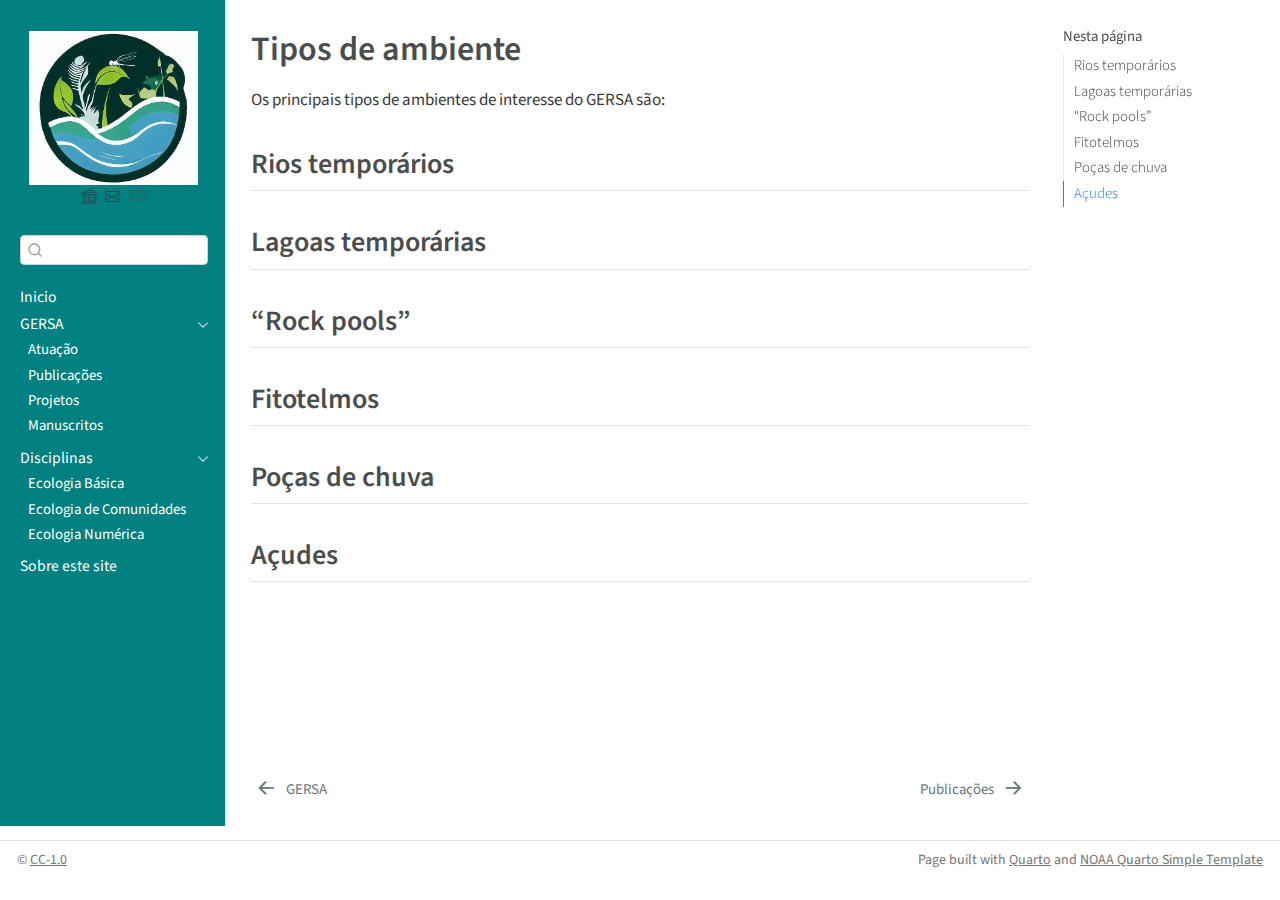
<file: docs/content/habs.html>
<!DOCTYPE html>
<html xmlns="http://www.w3.org/1999/xhtml" lang="pt-br" xml:lang="pt-br"><head>

<meta charset="utf-8">
<meta name="generator" content="quarto-1.3.340">

<meta name="viewport" content="width=device-width, initial-scale=1.0, user-scalable=yes">


<title>Lab Eco - Tipos de ambiente</title>
<style>
code{white-space: pre-wrap;}
span.smallcaps{font-variant: small-caps;}
div.columns{display: flex; gap: min(4vw, 1.5em);}
div.column{flex: auto; overflow-x: auto;}
div.hanging-indent{margin-left: 1.5em; text-indent: -1.5em;}
ul.task-list{list-style: none;}
ul.task-list li input[type="checkbox"] {
  width: 0.8em;
  margin: 0 0.8em 0.2em -1em; /* quarto-specific, see https://github.com/quarto-dev/quarto-cli/issues/4556 */ 
  vertical-align: middle;
}
</style>


<script src="../site_libs/quarto-nav/quarto-nav.js"></script>
<script src="../site_libs/clipboard/clipboard.min.js"></script>
<script src="../site_libs/quarto-search/autocomplete.umd.js"></script>
<script src="../site_libs/quarto-search/fuse.min.js"></script>
<script src="../site_libs/quarto-search/quarto-search.js"></script>
<meta name="quarto:offset" content="../">
<link href="../content/pubs.html" rel="next">
<link href="../content/gersa.html" rel="prev">
<script src="../site_libs/quarto-html/quarto.js"></script>
<script src="../site_libs/quarto-html/popper.min.js"></script>
<script src="../site_libs/quarto-html/tippy.umd.min.js"></script>
<script src="../site_libs/quarto-html/anchor.min.js"></script>
<link href="../site_libs/quarto-html/tippy.css" rel="stylesheet">
<link href="../site_libs/quarto-html/quarto-syntax-highlighting.css" rel="stylesheet" class="quarto-color-scheme" id="quarto-text-highlighting-styles">
<link href="../site_libs/quarto-html/quarto-syntax-highlighting-dark.css" rel="prefetch" class="quarto-color-scheme quarto-color-alternate" id="quarto-text-highlighting-styles">
<script src="../site_libs/bootstrap/bootstrap.min.js"></script>
<link href="../site_libs/bootstrap/bootstrap-icons.css" rel="stylesheet">
<link href="../site_libs/bootstrap/bootstrap.min.css" rel="stylesheet" class="quarto-color-scheme" id="quarto-bootstrap" data-mode="light">
<link href="../site_libs/bootstrap/bootstrap-dark.min.css" rel="prefetch" class="quarto-color-scheme quarto-color-alternate" id="quarto-bootstrap" data-mode="dark">
<script id="quarto-search-options" type="application/json">{
  "location": "sidebar",
  "copy-button": false,
  "collapse-after": 3,
  "panel-placement": "start",
  "type": "textbox",
  "limit": 20,
  "language": {
    "search-no-results-text": "Nenhum resultado",
    "search-matching-documents-text": "documentos correspondentes",
    "search-copy-link-title": "Copiar link para a busca",
    "search-hide-matches-text": "Esconder correspondências adicionais",
    "search-more-match-text": "mais correspondência neste documento",
    "search-more-matches-text": "mais correspondências neste documento",
    "search-clear-button-title": "Limpar",
    "search-detached-cancel-button-title": "Cancelar",
    "search-submit-button-title": "Enviar"
  }
}</script>


</head>

<body class="nav-sidebar docked">

<div id="quarto-search-results"></div>
  <header id="quarto-header" class="headroom fixed-top">
  <nav class="quarto-secondary-nav">
    <div class="container-fluid d-flex">
      <button type="button" class="quarto-btn-toggle btn" data-bs-toggle="collapse" data-bs-target="#quarto-sidebar,#quarto-sidebar-glass" aria-controls="quarto-sidebar" aria-expanded="false" aria-label="Alternar barra lateral" onclick="if (window.quartoToggleHeadroom) { window.quartoToggleHeadroom(); }">
        <i class="bi bi-layout-text-sidebar-reverse"></i>
      </button>
      <nav class="quarto-page-breadcrumbs" aria-label="breadcrumb"><ol class="breadcrumb"><li class="breadcrumb-item"><a href="../content/gersa.html">GERSA</a></li><li class="breadcrumb-item"><a href="../content/habs.html">Atuação</a></li></ol></nav>
      <a class="flex-grow-1" role="button" data-bs-toggle="collapse" data-bs-target="#quarto-sidebar,#quarto-sidebar-glass" aria-controls="quarto-sidebar" aria-expanded="false" aria-label="Alternar barra lateral" onclick="if (window.quartoToggleHeadroom) { window.quartoToggleHeadroom(); }">      
      </a>
      <button type="button" class="btn quarto-search-button" aria-label="Procurar" onclick="window.quartoOpenSearch();">
        <i class="bi bi-search"></i>
      </button>
    </div>
  </nav>
</header>
<!-- content -->
<div id="quarto-content" class="quarto-container page-columns page-rows-contents page-layout-article">
<!-- sidebar -->
  <nav id="quarto-sidebar" class="sidebar collapse collapse-horizontal sidebar-navigation docked overflow-auto">
    <div class="pt-lg-2 mt-2 text-center sidebar-header">
      <a href="../index.html" class="sidebar-logo-link">
      <img src="../_logolb2a.png" alt="" class="sidebar-logo py-0 d-lg-inline d-none">
      </a>
      <div class="sidebar-tools-main tools-wide">
    <a href="http://dgp.cnpq.br/dgp/espelhogrupo/28119" title="GDP CNPq" class="quarto-navigation-tool px-1" aria-label="GDP CNPq"><i class="bi bi-bank"></i></a>
    <a href="mailto:elviomedeiros@servidor.uepb.edu.br" title="E-Mail" class="quarto-navigation-tool px-1" aria-label="E-Mail"><i class="bi bi-envelope"></i></a>
  <a href="" class="quarto-color-scheme-toggle quarto-navigation-tool  px-1" onclick="window.quartoToggleColorScheme(); return false;" title="Alternar modo escuro"><i class="bi"></i></a>
</div>
      </div>
        <div class="mt-2 flex-shrink-0 align-items-center">
        <div class="sidebar-search">
        <div id="quarto-search" class="" title="Procurar"></div>
        </div>
        </div>
    <div class="sidebar-menu-container"> 
    <ul class="list-unstyled mt-1">
        <li class="sidebar-item">
  <div class="sidebar-item-container"> 
  <a href="../index.html" class="sidebar-item-text sidebar-link">
 <span class="menu-text">Inicio</span></a>
  </div>
</li>
        <li class="sidebar-item sidebar-item-section">
      <div class="sidebar-item-container"> 
            <a href="../content/gersa.html" class="sidebar-item-text sidebar-link">
 <span class="menu-text">GERSA</span></a>
          <a class="sidebar-item-toggle text-start" data-bs-toggle="collapse" data-bs-target="#" aria-expanded="true" aria-label="Alternar seção">
            <i class="bi bi-chevron-right ms-2"></i>
          </a> 
      </div>
      <ul id="" class="collapse list-unstyled sidebar-section depth1 show">  
          <li class="sidebar-item">
  <div class="sidebar-item-container"> 
  <a href="../content/habs.html" class="sidebar-item-text sidebar-link active">
 <span class="menu-text">Atuação</span></a>
  </div>
</li>
          <li class="sidebar-item">
  <div class="sidebar-item-container"> 
  <a href="../content/pubs.html" class="sidebar-item-text sidebar-link">
 <span class="menu-text">Publicações</span></a>
  </div>
</li>
          <li class="sidebar-item">
  <div class="sidebar-item-container"> 
  <a href="../content/projs.html" class="sidebar-item-text sidebar-link">
 <span class="menu-text">Projetos</span></a>
  </div>
</li>
          <li class="sidebar-item">
  <div class="sidebar-item-container"> 
  <a href="../content/manus.html" class="sidebar-item-text sidebar-link">
 <span class="menu-text">Manuscritos</span></a>
  </div>
</li>
      </ul>
  </li>
        <li class="sidebar-item sidebar-item-section">
      <div class="sidebar-item-container"> 
            <a class="sidebar-item-text sidebar-link text-start" data-bs-toggle="collapse" data-bs-target="#" aria-expanded="true">
 <span class="menu-text">Disciplinas</span></a>
          <a class="sidebar-item-toggle text-start" data-bs-toggle="collapse" data-bs-target="#" aria-expanded="true" aria-label="Alternar seção">
            <i class="bi bi-chevron-right ms-2"></i>
          </a> 
      </div>
      <ul id="" class="collapse list-unstyled sidebar-section depth1 show">  
          <li class="sidebar-item">
  <div class="sidebar-item-container"> 
  <a href="https://elviomedeiros.github.io/ecologiabasica/" class="sidebar-item-text sidebar-link">
 <span class="menu-text">Ecologia Básica</span></a>
  </div>
</li>
          <li class="sidebar-item">
  <div class="sidebar-item-container"> 
  <a href="https://elviomedeiros.github.io/ecologiacomunidades/" class="sidebar-item-text sidebar-link">
 <span class="menu-text">Ecologia de Comunidades</span></a>
  </div>
</li>
          <li class="sidebar-item">
  <div class="sidebar-item-container"> 
  <a href="https://elviomedeiros.github.io/ecologianumerica/" class="sidebar-item-text sidebar-link">
 <span class="menu-text">Ecologia Numérica</span></a>
  </div>
</li>
      </ul>
  </li>
        <li class="sidebar-item">
  <div class="sidebar-item-container"> 
  <a href="../about.html" class="sidebar-item-text sidebar-link">
 <span class="menu-text">Sobre este site</span></a>
  </div>
</li>
    </ul>
    </div>
</nav>
<div id="quarto-sidebar-glass" data-bs-toggle="collapse" data-bs-target="#quarto-sidebar,#quarto-sidebar-glass"></div>
<!-- margin-sidebar -->
    <div id="quarto-margin-sidebar" class="sidebar margin-sidebar">
        <nav id="TOC" role="doc-toc" class="toc-active">
    <h2 id="toc-title">Nesta página</h2>
   
  <ul>
  <li><a href="#rios-temporários" id="toc-rios-temporários" class="nav-link active" data-scroll-target="#rios-temporários">Rios temporários</a></li>
  <li><a href="#lagoas-temporárias" id="toc-lagoas-temporárias" class="nav-link" data-scroll-target="#lagoas-temporárias">Lagoas temporárias</a></li>
  <li><a href="#rock-pools" id="toc-rock-pools" class="nav-link" data-scroll-target="#rock-pools">“Rock pools”</a></li>
  <li><a href="#fitotelmos" id="toc-fitotelmos" class="nav-link" data-scroll-target="#fitotelmos">Fitotelmos</a></li>
  <li><a href="#poças-de-chuva" id="toc-poças-de-chuva" class="nav-link" data-scroll-target="#poças-de-chuva">Poças de chuva</a></li>
  <li><a href="#açudes" id="toc-açudes" class="nav-link" data-scroll-target="#açudes">Açudes</a></li>
  </ul>
</nav>
    </div>
<!-- main -->
<main class="content" id="quarto-document-content">

<header id="title-block-header" class="quarto-title-block default">
<div class="quarto-title">
<h1 class="title">Tipos de ambiente</h1>
</div>



<div class="quarto-title-meta">

    
  
    
  </div>
  

</header>

<p>Os principais tipos de ambientes de interesse do GERSA são:</p>
<section id="rios-temporários" class="level2">
<h2 class="anchored" data-anchor-id="rios-temporários">Rios temporários</h2>
</section>
<section id="lagoas-temporárias" class="level2">
<h2 class="anchored" data-anchor-id="lagoas-temporárias">Lagoas temporárias</h2>
</section>
<section id="rock-pools" class="level2">
<h2 class="anchored" data-anchor-id="rock-pools">“Rock pools”</h2>
</section>
<section id="fitotelmos" class="level2">
<h2 class="anchored" data-anchor-id="fitotelmos">Fitotelmos</h2>
</section>
<section id="poças-de-chuva" class="level2">
<h2 class="anchored" data-anchor-id="poças-de-chuva">Poças de chuva</h2>
</section>
<section id="açudes" class="level2">
<h2 class="anchored" data-anchor-id="açudes">Açudes</h2>


</section>

</main> <!-- /main -->
<script id="quarto-html-after-body" type="application/javascript">
window.document.addEventListener("DOMContentLoaded", function (event) {
  const toggleBodyColorMode = (bsSheetEl) => {
    const mode = bsSheetEl.getAttribute("data-mode");
    const bodyEl = window.document.querySelector("body");
    if (mode === "dark") {
      bodyEl.classList.add("quarto-dark");
      bodyEl.classList.remove("quarto-light");
    } else {
      bodyEl.classList.add("quarto-light");
      bodyEl.classList.remove("quarto-dark");
    }
  }
  const toggleBodyColorPrimary = () => {
    const bsSheetEl = window.document.querySelector("link#quarto-bootstrap");
    if (bsSheetEl) {
      toggleBodyColorMode(bsSheetEl);
    }
  }
  toggleBodyColorPrimary();  
  const disableStylesheet = (stylesheets) => {
    for (let i=0; i < stylesheets.length; i++) {
      const stylesheet = stylesheets[i];
      stylesheet.rel = 'prefetch';
    }
  }
  const enableStylesheet = (stylesheets) => {
    for (let i=0; i < stylesheets.length; i++) {
      const stylesheet = stylesheets[i];
      stylesheet.rel = 'stylesheet';
    }
  }
  const manageTransitions = (selector, allowTransitions) => {
    const els = window.document.querySelectorAll(selector);
    for (let i=0; i < els.length; i++) {
      const el = els[i];
      if (allowTransitions) {
        el.classList.remove('notransition');
      } else {
        el.classList.add('notransition');
      }
    }
  }
  const toggleColorMode = (alternate) => {
    // Switch the stylesheets
    const alternateStylesheets = window.document.querySelectorAll('link.quarto-color-scheme.quarto-color-alternate');
    manageTransitions('#quarto-margin-sidebar .nav-link', false);
    if (alternate) {
      enableStylesheet(alternateStylesheets);
      for (const sheetNode of alternateStylesheets) {
        if (sheetNode.id === "quarto-bootstrap") {
          toggleBodyColorMode(sheetNode);
        }
      }
    } else {
      disableStylesheet(alternateStylesheets);
      toggleBodyColorPrimary();
    }
    manageTransitions('#quarto-margin-sidebar .nav-link', true);
    // Switch the toggles
    const toggles = window.document.querySelectorAll('.quarto-color-scheme-toggle');
    for (let i=0; i < toggles.length; i++) {
      const toggle = toggles[i];
      if (toggle) {
        if (alternate) {
          toggle.classList.add("alternate");     
        } else {
          toggle.classList.remove("alternate");
        }
      }
    }
    // Hack to workaround the fact that safari doesn't
    // properly recolor the scrollbar when toggling (#1455)
    if (navigator.userAgent.indexOf('Safari') > 0 && navigator.userAgent.indexOf('Chrome') == -1) {
      manageTransitions("body", false);
      window.scrollTo(0, 1);
      setTimeout(() => {
        window.scrollTo(0, 0);
        manageTransitions("body", true);
      }, 40);  
    }
  }
  const isFileUrl = () => { 
    return window.location.protocol === 'file:';
  }
  const hasAlternateSentinel = () => {  
    let styleSentinel = getColorSchemeSentinel();
    if (styleSentinel !== null) {
      return styleSentinel === "alternate";
    } else {
      return false;
    }
  }
  const setStyleSentinel = (alternate) => {
    const value = alternate ? "alternate" : "default";
    if (!isFileUrl()) {
      window.localStorage.setItem("quarto-color-scheme", value);
    } else {
      localAlternateSentinel = value;
    }
  }
  const getColorSchemeSentinel = () => {
    if (!isFileUrl()) {
      const storageValue = window.localStorage.getItem("quarto-color-scheme");
      return storageValue != null ? storageValue : localAlternateSentinel;
    } else {
      return localAlternateSentinel;
    }
  }
  let localAlternateSentinel = 'default';
  // Dark / light mode switch
  window.quartoToggleColorScheme = () => {
    // Read the current dark / light value 
    let toAlternate = !hasAlternateSentinel();
    toggleColorMode(toAlternate);
    setStyleSentinel(toAlternate);
  };
  // Ensure there is a toggle, if there isn't float one in the top right
  if (window.document.querySelector('.quarto-color-scheme-toggle') === null) {
    const a = window.document.createElement('a');
    a.classList.add('top-right');
    a.classList.add('quarto-color-scheme-toggle');
    a.href = "";
    a.onclick = function() { try { window.quartoToggleColorScheme(); } catch {} return false; };
    const i = window.document.createElement("i");
    i.classList.add('bi');
    a.appendChild(i);
    window.document.body.appendChild(a);
  }
  // Switch to dark mode if need be
  if (hasAlternateSentinel()) {
    toggleColorMode(true);
  } else {
    toggleColorMode(false);
  }
  const icon = "";
  const anchorJS = new window.AnchorJS();
  anchorJS.options = {
    placement: 'right',
    icon: icon
  };
  anchorJS.add('.anchored');
  const isCodeAnnotation = (el) => {
    for (const clz of el.classList) {
      if (clz.startsWith('code-annotation-')) {                     
        return true;
      }
    }
    return false;
  }
  const clipboard = new window.ClipboardJS('.code-copy-button', {
    text: function(trigger) {
      const codeEl = trigger.previousElementSibling.cloneNode(true);
      for (const childEl of codeEl.children) {
        if (isCodeAnnotation(childEl)) {
          childEl.remove();
        }
      }
      return codeEl.innerText;
    }
  });
  clipboard.on('success', function(e) {
    // button target
    const button = e.trigger;
    // don't keep focus
    button.blur();
    // flash "checked"
    button.classList.add('code-copy-button-checked');
    var currentTitle = button.getAttribute("title");
    button.setAttribute("title", "Copiada");
    let tooltip;
    if (window.bootstrap) {
      button.setAttribute("data-bs-toggle", "tooltip");
      button.setAttribute("data-bs-placement", "left");
      button.setAttribute("data-bs-title", "Copiada");
      tooltip = new bootstrap.Tooltip(button, 
        { trigger: "manual", 
          customClass: "code-copy-button-tooltip",
          offset: [0, -8]});
      tooltip.show();    
    }
    setTimeout(function() {
      if (tooltip) {
        tooltip.hide();
        button.removeAttribute("data-bs-title");
        button.removeAttribute("data-bs-toggle");
        button.removeAttribute("data-bs-placement");
      }
      button.setAttribute("title", currentTitle);
      button.classList.remove('code-copy-button-checked');
    }, 1000);
    // clear code selection
    e.clearSelection();
  });
  function tippyHover(el, contentFn) {
    const config = {
      allowHTML: true,
      content: contentFn,
      maxWidth: 500,
      delay: 100,
      arrow: false,
      appendTo: function(el) {
          return el.parentElement;
      },
      interactive: true,
      interactiveBorder: 10,
      theme: 'quarto',
      placement: 'bottom-start'
    };
    window.tippy(el, config); 
  }
  const noterefs = window.document.querySelectorAll('a[role="doc-noteref"]');
  for (var i=0; i<noterefs.length; i++) {
    const ref = noterefs[i];
    tippyHover(ref, function() {
      // use id or data attribute instead here
      let href = ref.getAttribute('data-footnote-href') || ref.getAttribute('href');
      try { href = new URL(href).hash; } catch {}
      const id = href.replace(/^#\/?/, "");
      const note = window.document.getElementById(id);
      return note.innerHTML;
    });
  }
      let selectedAnnoteEl;
      const selectorForAnnotation = ( cell, annotation) => {
        let cellAttr = 'data-code-cell="' + cell + '"';
        let lineAttr = 'data-code-annotation="' +  annotation + '"';
        const selector = 'span[' + cellAttr + '][' + lineAttr + ']';
        return selector;
      }
      const selectCodeLines = (annoteEl) => {
        const doc = window.document;
        const targetCell = annoteEl.getAttribute("data-target-cell");
        const targetAnnotation = annoteEl.getAttribute("data-target-annotation");
        const annoteSpan = window.document.querySelector(selectorForAnnotation(targetCell, targetAnnotation));
        const lines = annoteSpan.getAttribute("data-code-lines").split(",");
        const lineIds = lines.map((line) => {
          return targetCell + "-" + line;
        })
        let top = null;
        let height = null;
        let parent = null;
        if (lineIds.length > 0) {
            //compute the position of the single el (top and bottom and make a div)
            const el = window.document.getElementById(lineIds[0]);
            top = el.offsetTop;
            height = el.offsetHeight;
            parent = el.parentElement.parentElement;
          if (lineIds.length > 1) {
            const lastEl = window.document.getElementById(lineIds[lineIds.length - 1]);
            const bottom = lastEl.offsetTop + lastEl.offsetHeight;
            height = bottom - top;
          }
          if (top !== null && height !== null && parent !== null) {
            // cook up a div (if necessary) and position it 
            let div = window.document.getElementById("code-annotation-line-highlight");
            if (div === null) {
              div = window.document.createElement("div");
              div.setAttribute("id", "code-annotation-line-highlight");
              div.style.position = 'absolute';
              parent.appendChild(div);
            }
            div.style.top = top - 2 + "px";
            div.style.height = height + 4 + "px";
            let gutterDiv = window.document.getElementById("code-annotation-line-highlight-gutter");
            if (gutterDiv === null) {
              gutterDiv = window.document.createElement("div");
              gutterDiv.setAttribute("id", "code-annotation-line-highlight-gutter");
              gutterDiv.style.position = 'absolute';
              const codeCell = window.document.getElementById(targetCell);
              const gutter = codeCell.querySelector('.code-annotation-gutter');
              gutter.appendChild(gutterDiv);
            }
            gutterDiv.style.top = top - 2 + "px";
            gutterDiv.style.height = height + 4 + "px";
          }
          selectedAnnoteEl = annoteEl;
        }
      };
      const unselectCodeLines = () => {
        const elementsIds = ["code-annotation-line-highlight", "code-annotation-line-highlight-gutter"];
        elementsIds.forEach((elId) => {
          const div = window.document.getElementById(elId);
          if (div) {
            div.remove();
          }
        });
        selectedAnnoteEl = undefined;
      };
      // Attach click handler to the DT
      const annoteDls = window.document.querySelectorAll('dt[data-target-cell]');
      for (const annoteDlNode of annoteDls) {
        annoteDlNode.addEventListener('click', (event) => {
          const clickedEl = event.target;
          if (clickedEl !== selectedAnnoteEl) {
            unselectCodeLines();
            const activeEl = window.document.querySelector('dt[data-target-cell].code-annotation-active');
            if (activeEl) {
              activeEl.classList.remove('code-annotation-active');
            }
            selectCodeLines(clickedEl);
            clickedEl.classList.add('code-annotation-active');
          } else {
            // Unselect the line
            unselectCodeLines();
            clickedEl.classList.remove('code-annotation-active');
          }
        });
      }
  const findCites = (el) => {
    const parentEl = el.parentElement;
    if (parentEl) {
      const cites = parentEl.dataset.cites;
      if (cites) {
        return {
          el,
          cites: cites.split(' ')
        };
      } else {
        return findCites(el.parentElement)
      }
    } else {
      return undefined;
    }
  };
  var bibliorefs = window.document.querySelectorAll('a[role="doc-biblioref"]');
  for (var i=0; i<bibliorefs.length; i++) {
    const ref = bibliorefs[i];
    const citeInfo = findCites(ref);
    if (citeInfo) {
      tippyHover(citeInfo.el, function() {
        var popup = window.document.createElement('div');
        citeInfo.cites.forEach(function(cite) {
          var citeDiv = window.document.createElement('div');
          citeDiv.classList.add('hanging-indent');
          citeDiv.classList.add('csl-entry');
          var biblioDiv = window.document.getElementById('ref-' + cite);
          if (biblioDiv) {
            citeDiv.innerHTML = biblioDiv.innerHTML;
          }
          popup.appendChild(citeDiv);
        });
        return popup.innerHTML;
      });
    }
  }
});
</script>
<nav class="page-navigation">
  <div class="nav-page nav-page-previous">
      <a href="../content/gersa.html" class="pagination-link">
        <i class="bi bi-arrow-left-short"></i> <span class="nav-page-text">GERSA</span>
      </a>          
  </div>
  <div class="nav-page nav-page-next">
      <a href="../content/pubs.html" class="pagination-link">
        <span class="nav-page-text">Publicações</span> <i class="bi bi-arrow-right-short"></i>
      </a>
  </div>
</nav>
</div> <!-- /content -->
<footer class="footer">
  <div class="nav-footer">
    <div class="nav-footer-left">© <a href="LICENSE.txt">CC-1.0</a></div>   
    <div class="nav-footer-center">
      &nbsp;
    </div>
    <div class="nav-footer-right">Page built with <a href="https://quarto.org/">Quarto</a> and <a href="https://nmfs-opensci.github.io/NOAA-quarto-simple">NOAA Quarto Simple Template</a></div>
  </div>
</footer>



</body></html>
</file>
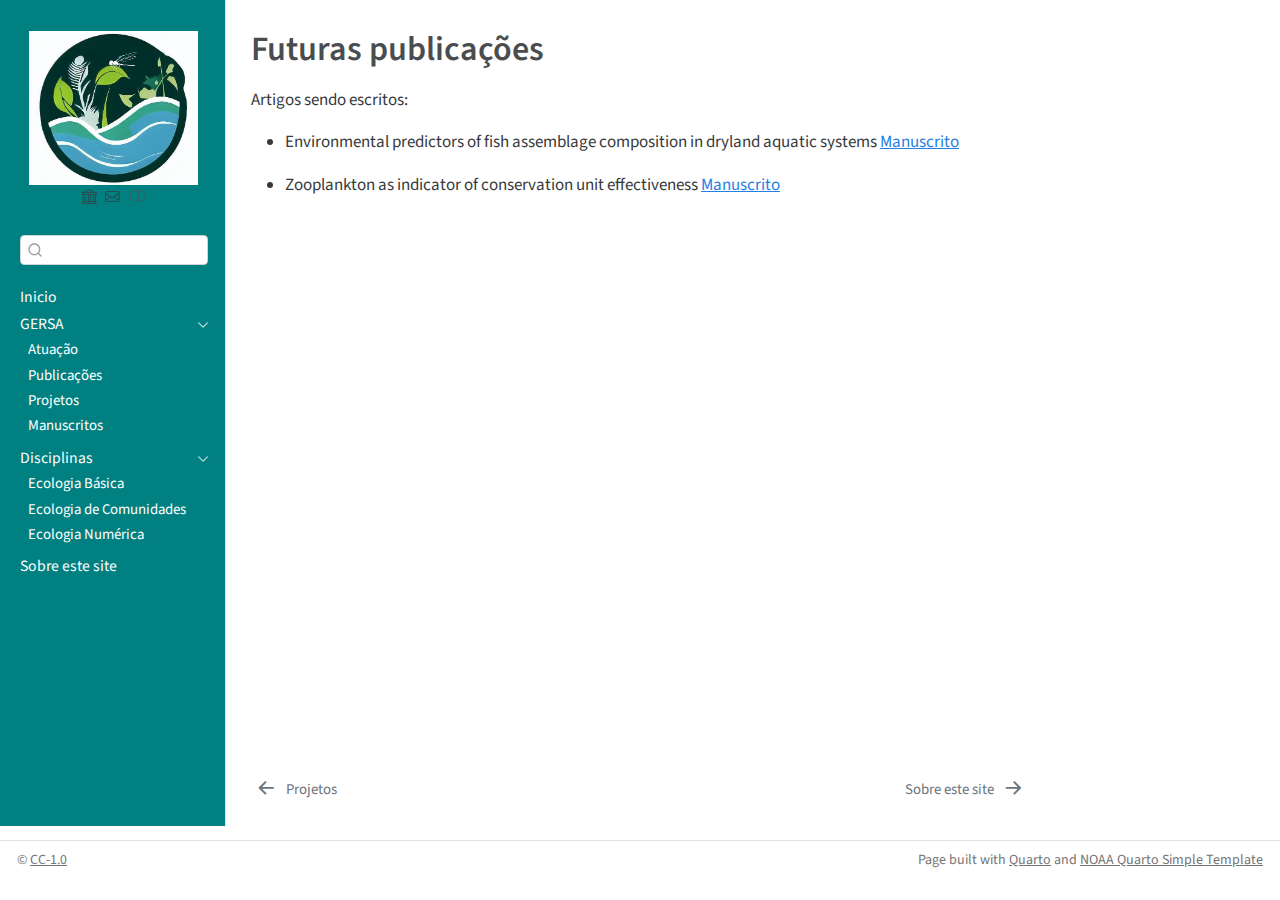
<file: docs/content/manus.html>
<!DOCTYPE html>
<html xmlns="http://www.w3.org/1999/xhtml" lang="pt-br" xml:lang="pt-br"><head>

<meta charset="utf-8">
<meta name="generator" content="quarto-1.3.340">

<meta name="viewport" content="width=device-width, initial-scale=1.0, user-scalable=yes">


<title>Lab Eco - Futuras publicações</title>
<style>
code{white-space: pre-wrap;}
span.smallcaps{font-variant: small-caps;}
div.columns{display: flex; gap: min(4vw, 1.5em);}
div.column{flex: auto; overflow-x: auto;}
div.hanging-indent{margin-left: 1.5em; text-indent: -1.5em;}
ul.task-list{list-style: none;}
ul.task-list li input[type="checkbox"] {
  width: 0.8em;
  margin: 0 0.8em 0.2em -1em; /* quarto-specific, see https://github.com/quarto-dev/quarto-cli/issues/4556 */ 
  vertical-align: middle;
}
</style>


<script src="../site_libs/quarto-nav/quarto-nav.js"></script>
<script src="../site_libs/clipboard/clipboard.min.js"></script>
<script src="../site_libs/quarto-search/autocomplete.umd.js"></script>
<script src="../site_libs/quarto-search/fuse.min.js"></script>
<script src="../site_libs/quarto-search/quarto-search.js"></script>
<meta name="quarto:offset" content="../">
<link href="../about.html" rel="next">
<link href="../content/projs.html" rel="prev">
<script src="../site_libs/quarto-html/quarto.js"></script>
<script src="../site_libs/quarto-html/popper.min.js"></script>
<script src="../site_libs/quarto-html/tippy.umd.min.js"></script>
<script src="../site_libs/quarto-html/anchor.min.js"></script>
<link href="../site_libs/quarto-html/tippy.css" rel="stylesheet">
<link href="../site_libs/quarto-html/quarto-syntax-highlighting.css" rel="stylesheet" class="quarto-color-scheme" id="quarto-text-highlighting-styles">
<link href="../site_libs/quarto-html/quarto-syntax-highlighting-dark.css" rel="prefetch" class="quarto-color-scheme quarto-color-alternate" id="quarto-text-highlighting-styles">
<script src="../site_libs/bootstrap/bootstrap.min.js"></script>
<link href="../site_libs/bootstrap/bootstrap-icons.css" rel="stylesheet">
<link href="../site_libs/bootstrap/bootstrap.min.css" rel="stylesheet" class="quarto-color-scheme" id="quarto-bootstrap" data-mode="light">
<link href="../site_libs/bootstrap/bootstrap-dark.min.css" rel="prefetch" class="quarto-color-scheme quarto-color-alternate" id="quarto-bootstrap" data-mode="dark">
<script id="quarto-search-options" type="application/json">{
  "location": "sidebar",
  "copy-button": false,
  "collapse-after": 3,
  "panel-placement": "start",
  "type": "textbox",
  "limit": 20,
  "language": {
    "search-no-results-text": "Nenhum resultado",
    "search-matching-documents-text": "documentos correspondentes",
    "search-copy-link-title": "Copiar link para a busca",
    "search-hide-matches-text": "Esconder correspondências adicionais",
    "search-more-match-text": "mais correspondência neste documento",
    "search-more-matches-text": "mais correspondências neste documento",
    "search-clear-button-title": "Limpar",
    "search-detached-cancel-button-title": "Cancelar",
    "search-submit-button-title": "Enviar"
  }
}</script>


</head>

<body class="nav-sidebar docked">

<div id="quarto-search-results"></div>
  <header id="quarto-header" class="headroom fixed-top">
  <nav class="quarto-secondary-nav">
    <div class="container-fluid d-flex">
      <button type="button" class="quarto-btn-toggle btn" data-bs-toggle="collapse" data-bs-target="#quarto-sidebar,#quarto-sidebar-glass" aria-controls="quarto-sidebar" aria-expanded="false" aria-label="Alternar barra lateral" onclick="if (window.quartoToggleHeadroom) { window.quartoToggleHeadroom(); }">
        <i class="bi bi-layout-text-sidebar-reverse"></i>
      </button>
      <nav class="quarto-page-breadcrumbs" aria-label="breadcrumb"><ol class="breadcrumb"><li class="breadcrumb-item"><a href="../content/gersa.html">GERSA</a></li><li class="breadcrumb-item"><a href="../content/manus.html">Manuscritos</a></li></ol></nav>
      <a class="flex-grow-1" role="button" data-bs-toggle="collapse" data-bs-target="#quarto-sidebar,#quarto-sidebar-glass" aria-controls="quarto-sidebar" aria-expanded="false" aria-label="Alternar barra lateral" onclick="if (window.quartoToggleHeadroom) { window.quartoToggleHeadroom(); }">      
      </a>
      <button type="button" class="btn quarto-search-button" aria-label="Procurar" onclick="window.quartoOpenSearch();">
        <i class="bi bi-search"></i>
      </button>
    </div>
  </nav>
</header>
<!-- content -->
<div id="quarto-content" class="quarto-container page-columns page-rows-contents page-layout-article">
<!-- sidebar -->
  <nav id="quarto-sidebar" class="sidebar collapse collapse-horizontal sidebar-navigation docked overflow-auto">
    <div class="pt-lg-2 mt-2 text-center sidebar-header">
      <a href="../index.html" class="sidebar-logo-link">
      <img src="../_logolb2a.png" alt="" class="sidebar-logo py-0 d-lg-inline d-none">
      </a>
      <div class="sidebar-tools-main tools-wide">
    <a href="http://dgp.cnpq.br/dgp/espelhogrupo/28119" title="GDP CNPq" class="quarto-navigation-tool px-1" aria-label="GDP CNPq"><i class="bi bi-bank"></i></a>
    <a href="mailto:elviomedeiros@servidor.uepb.edu.br" title="E-Mail" class="quarto-navigation-tool px-1" aria-label="E-Mail"><i class="bi bi-envelope"></i></a>
  <a href="" class="quarto-color-scheme-toggle quarto-navigation-tool  px-1" onclick="window.quartoToggleColorScheme(); return false;" title="Alternar modo escuro"><i class="bi"></i></a>
</div>
      </div>
        <div class="mt-2 flex-shrink-0 align-items-center">
        <div class="sidebar-search">
        <div id="quarto-search" class="" title="Procurar"></div>
        </div>
        </div>
    <div class="sidebar-menu-container"> 
    <ul class="list-unstyled mt-1">
        <li class="sidebar-item">
  <div class="sidebar-item-container"> 
  <a href="../index.html" class="sidebar-item-text sidebar-link">
 <span class="menu-text">Inicio</span></a>
  </div>
</li>
        <li class="sidebar-item sidebar-item-section">
      <div class="sidebar-item-container"> 
            <a href="../content/gersa.html" class="sidebar-item-text sidebar-link">
 <span class="menu-text">GERSA</span></a>
          <a class="sidebar-item-toggle text-start" data-bs-toggle="collapse" data-bs-target="#" aria-expanded="true" aria-label="Alternar seção">
            <i class="bi bi-chevron-right ms-2"></i>
          </a> 
      </div>
      <ul id="" class="collapse list-unstyled sidebar-section depth1 show">  
          <li class="sidebar-item">
  <div class="sidebar-item-container"> 
  <a href="../content/habs.html" class="sidebar-item-text sidebar-link">
 <span class="menu-text">Atuação</span></a>
  </div>
</li>
          <li class="sidebar-item">
  <div class="sidebar-item-container"> 
  <a href="../content/pubs.html" class="sidebar-item-text sidebar-link">
 <span class="menu-text">Publicações</span></a>
  </div>
</li>
          <li class="sidebar-item">
  <div class="sidebar-item-container"> 
  <a href="../content/projs.html" class="sidebar-item-text sidebar-link">
 <span class="menu-text">Projetos</span></a>
  </div>
</li>
          <li class="sidebar-item">
  <div class="sidebar-item-container"> 
  <a href="../content/manus.html" class="sidebar-item-text sidebar-link active">
 <span class="menu-text">Manuscritos</span></a>
  </div>
</li>
      </ul>
  </li>
        <li class="sidebar-item sidebar-item-section">
      <div class="sidebar-item-container"> 
            <a class="sidebar-item-text sidebar-link text-start" data-bs-toggle="collapse" data-bs-target="#" aria-expanded="true">
 <span class="menu-text">Disciplinas</span></a>
          <a class="sidebar-item-toggle text-start" data-bs-toggle="collapse" data-bs-target="#" aria-expanded="true" aria-label="Alternar seção">
            <i class="bi bi-chevron-right ms-2"></i>
          </a> 
      </div>
      <ul id="" class="collapse list-unstyled sidebar-section depth1 show">  
          <li class="sidebar-item">
  <div class="sidebar-item-container"> 
  <a href="https://elviomedeiros.github.io/ecologiabasica/" class="sidebar-item-text sidebar-link">
 <span class="menu-text">Ecologia Básica</span></a>
  </div>
</li>
          <li class="sidebar-item">
  <div class="sidebar-item-container"> 
  <a href="https://elviomedeiros.github.io/ecologiacomunidades/" class="sidebar-item-text sidebar-link">
 <span class="menu-text">Ecologia de Comunidades</span></a>
  </div>
</li>
          <li class="sidebar-item">
  <div class="sidebar-item-container"> 
  <a href="https://elviomedeiros.github.io/ecologianumerica/" class="sidebar-item-text sidebar-link">
 <span class="menu-text">Ecologia Numérica</span></a>
  </div>
</li>
      </ul>
  </li>
        <li class="sidebar-item">
  <div class="sidebar-item-container"> 
  <a href="../about.html" class="sidebar-item-text sidebar-link">
 <span class="menu-text">Sobre este site</span></a>
  </div>
</li>
    </ul>
    </div>
</nav>
<div id="quarto-sidebar-glass" data-bs-toggle="collapse" data-bs-target="#quarto-sidebar,#quarto-sidebar-glass"></div>
<!-- margin-sidebar -->
    <div id="quarto-margin-sidebar" class="sidebar margin-sidebar">
        
    </div>
<!-- main -->
<main class="content" id="quarto-document-content">

<header id="title-block-header" class="quarto-title-block default">
<div class="quarto-title">
<h1 class="title">Futuras publicações</h1>
</div>



<div class="quarto-title-meta">

    
  
    
  </div>
  

</header>

<p>Artigos sendo escritos:</p>
<ul>
<li><p>Environmental predictors of fish assemblage composition in dryland aquatic systems <a href="https://rpubs.com/elviomedeiros">Manuscrito</a></p></li>
<li><p>Zooplankton as indicator of conservation unit effectiveness <a href="https://rpubs.com/elviomedeiros">Manuscrito</a></p></li>
</ul>



</main> <!-- /main -->
<script id="quarto-html-after-body" type="application/javascript">
window.document.addEventListener("DOMContentLoaded", function (event) {
  const toggleBodyColorMode = (bsSheetEl) => {
    const mode = bsSheetEl.getAttribute("data-mode");
    const bodyEl = window.document.querySelector("body");
    if (mode === "dark") {
      bodyEl.classList.add("quarto-dark");
      bodyEl.classList.remove("quarto-light");
    } else {
      bodyEl.classList.add("quarto-light");
      bodyEl.classList.remove("quarto-dark");
    }
  }
  const toggleBodyColorPrimary = () => {
    const bsSheetEl = window.document.querySelector("link#quarto-bootstrap");
    if (bsSheetEl) {
      toggleBodyColorMode(bsSheetEl);
    }
  }
  toggleBodyColorPrimary();  
  const disableStylesheet = (stylesheets) => {
    for (let i=0; i < stylesheets.length; i++) {
      const stylesheet = stylesheets[i];
      stylesheet.rel = 'prefetch';
    }
  }
  const enableStylesheet = (stylesheets) => {
    for (let i=0; i < stylesheets.length; i++) {
      const stylesheet = stylesheets[i];
      stylesheet.rel = 'stylesheet';
    }
  }
  const manageTransitions = (selector, allowTransitions) => {
    const els = window.document.querySelectorAll(selector);
    for (let i=0; i < els.length; i++) {
      const el = els[i];
      if (allowTransitions) {
        el.classList.remove('notransition');
      } else {
        el.classList.add('notransition');
      }
    }
  }
  const toggleColorMode = (alternate) => {
    // Switch the stylesheets
    const alternateStylesheets = window.document.querySelectorAll('link.quarto-color-scheme.quarto-color-alternate');
    manageTransitions('#quarto-margin-sidebar .nav-link', false);
    if (alternate) {
      enableStylesheet(alternateStylesheets);
      for (const sheetNode of alternateStylesheets) {
        if (sheetNode.id === "quarto-bootstrap") {
          toggleBodyColorMode(sheetNode);
        }
      }
    } else {
      disableStylesheet(alternateStylesheets);
      toggleBodyColorPrimary();
    }
    manageTransitions('#quarto-margin-sidebar .nav-link', true);
    // Switch the toggles
    const toggles = window.document.querySelectorAll('.quarto-color-scheme-toggle');
    for (let i=0; i < toggles.length; i++) {
      const toggle = toggles[i];
      if (toggle) {
        if (alternate) {
          toggle.classList.add("alternate");     
        } else {
          toggle.classList.remove("alternate");
        }
      }
    }
    // Hack to workaround the fact that safari doesn't
    // properly recolor the scrollbar when toggling (#1455)
    if (navigator.userAgent.indexOf('Safari') > 0 && navigator.userAgent.indexOf('Chrome') == -1) {
      manageTransitions("body", false);
      window.scrollTo(0, 1);
      setTimeout(() => {
        window.scrollTo(0, 0);
        manageTransitions("body", true);
      }, 40);  
    }
  }
  const isFileUrl = () => { 
    return window.location.protocol === 'file:';
  }
  const hasAlternateSentinel = () => {  
    let styleSentinel = getColorSchemeSentinel();
    if (styleSentinel !== null) {
      return styleSentinel === "alternate";
    } else {
      return false;
    }
  }
  const setStyleSentinel = (alternate) => {
    const value = alternate ? "alternate" : "default";
    if (!isFileUrl()) {
      window.localStorage.setItem("quarto-color-scheme", value);
    } else {
      localAlternateSentinel = value;
    }
  }
  const getColorSchemeSentinel = () => {
    if (!isFileUrl()) {
      const storageValue = window.localStorage.getItem("quarto-color-scheme");
      return storageValue != null ? storageValue : localAlternateSentinel;
    } else {
      return localAlternateSentinel;
    }
  }
  let localAlternateSentinel = 'default';
  // Dark / light mode switch
  window.quartoToggleColorScheme = () => {
    // Read the current dark / light value 
    let toAlternate = !hasAlternateSentinel();
    toggleColorMode(toAlternate);
    setStyleSentinel(toAlternate);
  };
  // Ensure there is a toggle, if there isn't float one in the top right
  if (window.document.querySelector('.quarto-color-scheme-toggle') === null) {
    const a = window.document.createElement('a');
    a.classList.add('top-right');
    a.classList.add('quarto-color-scheme-toggle');
    a.href = "";
    a.onclick = function() { try { window.quartoToggleColorScheme(); } catch {} return false; };
    const i = window.document.createElement("i");
    i.classList.add('bi');
    a.appendChild(i);
    window.document.body.appendChild(a);
  }
  // Switch to dark mode if need be
  if (hasAlternateSentinel()) {
    toggleColorMode(true);
  } else {
    toggleColorMode(false);
  }
  const icon = "";
  const anchorJS = new window.AnchorJS();
  anchorJS.options = {
    placement: 'right',
    icon: icon
  };
  anchorJS.add('.anchored');
  const isCodeAnnotation = (el) => {
    for (const clz of el.classList) {
      if (clz.startsWith('code-annotation-')) {                     
        return true;
      }
    }
    return false;
  }
  const clipboard = new window.ClipboardJS('.code-copy-button', {
    text: function(trigger) {
      const codeEl = trigger.previousElementSibling.cloneNode(true);
      for (const childEl of codeEl.children) {
        if (isCodeAnnotation(childEl)) {
          childEl.remove();
        }
      }
      return codeEl.innerText;
    }
  });
  clipboard.on('success', function(e) {
    // button target
    const button = e.trigger;
    // don't keep focus
    button.blur();
    // flash "checked"
    button.classList.add('code-copy-button-checked');
    var currentTitle = button.getAttribute("title");
    button.setAttribute("title", "Copiada");
    let tooltip;
    if (window.bootstrap) {
      button.setAttribute("data-bs-toggle", "tooltip");
      button.setAttribute("data-bs-placement", "left");
      button.setAttribute("data-bs-title", "Copiada");
      tooltip = new bootstrap.Tooltip(button, 
        { trigger: "manual", 
          customClass: "code-copy-button-tooltip",
          offset: [0, -8]});
      tooltip.show();    
    }
    setTimeout(function() {
      if (tooltip) {
        tooltip.hide();
        button.removeAttribute("data-bs-title");
        button.removeAttribute("data-bs-toggle");
        button.removeAttribute("data-bs-placement");
      }
      button.setAttribute("title", currentTitle);
      button.classList.remove('code-copy-button-checked');
    }, 1000);
    // clear code selection
    e.clearSelection();
  });
  function tippyHover(el, contentFn) {
    const config = {
      allowHTML: true,
      content: contentFn,
      maxWidth: 500,
      delay: 100,
      arrow: false,
      appendTo: function(el) {
          return el.parentElement;
      },
      interactive: true,
      interactiveBorder: 10,
      theme: 'quarto',
      placement: 'bottom-start'
    };
    window.tippy(el, config); 
  }
  const noterefs = window.document.querySelectorAll('a[role="doc-noteref"]');
  for (var i=0; i<noterefs.length; i++) {
    const ref = noterefs[i];
    tippyHover(ref, function() {
      // use id or data attribute instead here
      let href = ref.getAttribute('data-footnote-href') || ref.getAttribute('href');
      try { href = new URL(href).hash; } catch {}
      const id = href.replace(/^#\/?/, "");
      const note = window.document.getElementById(id);
      return note.innerHTML;
    });
  }
      let selectedAnnoteEl;
      const selectorForAnnotation = ( cell, annotation) => {
        let cellAttr = 'data-code-cell="' + cell + '"';
        let lineAttr = 'data-code-annotation="' +  annotation + '"';
        const selector = 'span[' + cellAttr + '][' + lineAttr + ']';
        return selector;
      }
      const selectCodeLines = (annoteEl) => {
        const doc = window.document;
        const targetCell = annoteEl.getAttribute("data-target-cell");
        const targetAnnotation = annoteEl.getAttribute("data-target-annotation");
        const annoteSpan = window.document.querySelector(selectorForAnnotation(targetCell, targetAnnotation));
        const lines = annoteSpan.getAttribute("data-code-lines").split(",");
        const lineIds = lines.map((line) => {
          return targetCell + "-" + line;
        })
        let top = null;
        let height = null;
        let parent = null;
        if (lineIds.length > 0) {
            //compute the position of the single el (top and bottom and make a div)
            const el = window.document.getElementById(lineIds[0]);
            top = el.offsetTop;
            height = el.offsetHeight;
            parent = el.parentElement.parentElement;
          if (lineIds.length > 1) {
            const lastEl = window.document.getElementById(lineIds[lineIds.length - 1]);
            const bottom = lastEl.offsetTop + lastEl.offsetHeight;
            height = bottom - top;
          }
          if (top !== null && height !== null && parent !== null) {
            // cook up a div (if necessary) and position it 
            let div = window.document.getElementById("code-annotation-line-highlight");
            if (div === null) {
              div = window.document.createElement("div");
              div.setAttribute("id", "code-annotation-line-highlight");
              div.style.position = 'absolute';
              parent.appendChild(div);
            }
            div.style.top = top - 2 + "px";
            div.style.height = height + 4 + "px";
            let gutterDiv = window.document.getElementById("code-annotation-line-highlight-gutter");
            if (gutterDiv === null) {
              gutterDiv = window.document.createElement("div");
              gutterDiv.setAttribute("id", "code-annotation-line-highlight-gutter");
              gutterDiv.style.position = 'absolute';
              const codeCell = window.document.getElementById(targetCell);
              const gutter = codeCell.querySelector('.code-annotation-gutter');
              gutter.appendChild(gutterDiv);
            }
            gutterDiv.style.top = top - 2 + "px";
            gutterDiv.style.height = height + 4 + "px";
          }
          selectedAnnoteEl = annoteEl;
        }
      };
      const unselectCodeLines = () => {
        const elementsIds = ["code-annotation-line-highlight", "code-annotation-line-highlight-gutter"];
        elementsIds.forEach((elId) => {
          const div = window.document.getElementById(elId);
          if (div) {
            div.remove();
          }
        });
        selectedAnnoteEl = undefined;
      };
      // Attach click handler to the DT
      const annoteDls = window.document.querySelectorAll('dt[data-target-cell]');
      for (const annoteDlNode of annoteDls) {
        annoteDlNode.addEventListener('click', (event) => {
          const clickedEl = event.target;
          if (clickedEl !== selectedAnnoteEl) {
            unselectCodeLines();
            const activeEl = window.document.querySelector('dt[data-target-cell].code-annotation-active');
            if (activeEl) {
              activeEl.classList.remove('code-annotation-active');
            }
            selectCodeLines(clickedEl);
            clickedEl.classList.add('code-annotation-active');
          } else {
            // Unselect the line
            unselectCodeLines();
            clickedEl.classList.remove('code-annotation-active');
          }
        });
      }
  const findCites = (el) => {
    const parentEl = el.parentElement;
    if (parentEl) {
      const cites = parentEl.dataset.cites;
      if (cites) {
        return {
          el,
          cites: cites.split(' ')
        };
      } else {
        return findCites(el.parentElement)
      }
    } else {
      return undefined;
    }
  };
  var bibliorefs = window.document.querySelectorAll('a[role="doc-biblioref"]');
  for (var i=0; i<bibliorefs.length; i++) {
    const ref = bibliorefs[i];
    const citeInfo = findCites(ref);
    if (citeInfo) {
      tippyHover(citeInfo.el, function() {
        var popup = window.document.createElement('div');
        citeInfo.cites.forEach(function(cite) {
          var citeDiv = window.document.createElement('div');
          citeDiv.classList.add('hanging-indent');
          citeDiv.classList.add('csl-entry');
          var biblioDiv = window.document.getElementById('ref-' + cite);
          if (biblioDiv) {
            citeDiv.innerHTML = biblioDiv.innerHTML;
          }
          popup.appendChild(citeDiv);
        });
        return popup.innerHTML;
      });
    }
  }
});
</script>
<nav class="page-navigation">
  <div class="nav-page nav-page-previous">
      <a href="../content/projs.html" class="pagination-link">
        <i class="bi bi-arrow-left-short"></i> <span class="nav-page-text">Projetos</span>
      </a>          
  </div>
  <div class="nav-page nav-page-next">
      <a href="../about.html" class="pagination-link">
        <span class="nav-page-text">Sobre este site</span> <i class="bi bi-arrow-right-short"></i>
      </a>
  </div>
</nav>
</div> <!-- /content -->
<footer class="footer">
  <div class="nav-footer">
    <div class="nav-footer-left">© <a href="LICENSE.txt">CC-1.0</a></div>   
    <div class="nav-footer-center">
      &nbsp;
    </div>
    <div class="nav-footer-right">Page built with <a href="https://quarto.org/">Quarto</a> and <a href="https://nmfs-opensci.github.io/NOAA-quarto-simple">NOAA Quarto Simple Template</a></div>
  </div>
</footer>



</body></html>
</file>
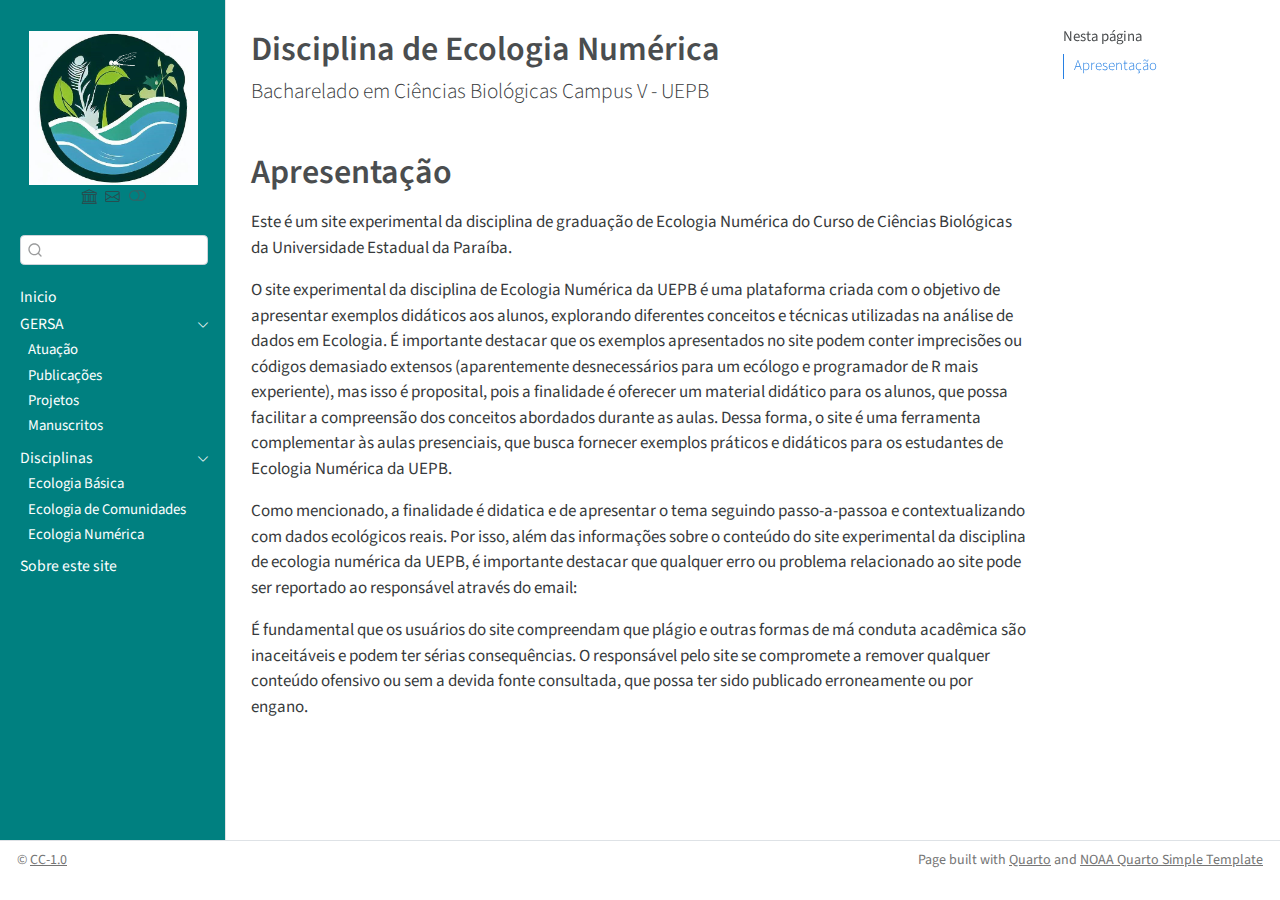
<file: docs/content/numerica.html>
<!DOCTYPE html>
<html xmlns="http://www.w3.org/1999/xhtml" lang="pt-br" xml:lang="pt-br"><head>

<meta charset="utf-8">
<meta name="generator" content="quarto-1.3.340">

<meta name="viewport" content="width=device-width, initial-scale=1.0, user-scalable=yes">


<title>Lab Eco - Disciplina de Ecologia Numérica</title>
<style>
code{white-space: pre-wrap;}
span.smallcaps{font-variant: small-caps;}
div.columns{display: flex; gap: min(4vw, 1.5em);}
div.column{flex: auto; overflow-x: auto;}
div.hanging-indent{margin-left: 1.5em; text-indent: -1.5em;}
ul.task-list{list-style: none;}
ul.task-list li input[type="checkbox"] {
  width: 0.8em;
  margin: 0 0.8em 0.2em -1em; /* quarto-specific, see https://github.com/quarto-dev/quarto-cli/issues/4556 */ 
  vertical-align: middle;
}
</style>


<script src="../site_libs/quarto-nav/quarto-nav.js"></script>
<script src="../site_libs/clipboard/clipboard.min.js"></script>
<script src="../site_libs/quarto-search/autocomplete.umd.js"></script>
<script src="../site_libs/quarto-search/fuse.min.js"></script>
<script src="../site_libs/quarto-search/quarto-search.js"></script>
<meta name="quarto:offset" content="../">
<script src="../site_libs/quarto-html/quarto.js"></script>
<script src="../site_libs/quarto-html/popper.min.js"></script>
<script src="../site_libs/quarto-html/tippy.umd.min.js"></script>
<script src="../site_libs/quarto-html/anchor.min.js"></script>
<link href="../site_libs/quarto-html/tippy.css" rel="stylesheet">
<link href="../site_libs/quarto-html/quarto-syntax-highlighting.css" rel="stylesheet" class="quarto-color-scheme" id="quarto-text-highlighting-styles">
<link href="../site_libs/quarto-html/quarto-syntax-highlighting-dark.css" rel="prefetch" class="quarto-color-scheme quarto-color-alternate" id="quarto-text-highlighting-styles">
<script src="../site_libs/bootstrap/bootstrap.min.js"></script>
<link href="../site_libs/bootstrap/bootstrap-icons.css" rel="stylesheet">
<link href="../site_libs/bootstrap/bootstrap.min.css" rel="stylesheet" class="quarto-color-scheme" id="quarto-bootstrap" data-mode="light">
<link href="../site_libs/bootstrap/bootstrap-dark.min.css" rel="prefetch" class="quarto-color-scheme quarto-color-alternate" id="quarto-bootstrap" data-mode="dark">
<script id="quarto-search-options" type="application/json">{
  "location": "sidebar",
  "copy-button": false,
  "collapse-after": 3,
  "panel-placement": "start",
  "type": "textbox",
  "limit": 20,
  "language": {
    "search-no-results-text": "Nenhum resultado",
    "search-matching-documents-text": "documentos correspondentes",
    "search-copy-link-title": "Copiar link para a busca",
    "search-hide-matches-text": "Esconder correspondências adicionais",
    "search-more-match-text": "mais correspondência neste documento",
    "search-more-matches-text": "mais correspondências neste documento",
    "search-clear-button-title": "Limpar",
    "search-detached-cancel-button-title": "Cancelar",
    "search-submit-button-title": "Enviar"
  }
}</script>


</head>

<body class="nav-sidebar docked">

<div id="quarto-search-results"></div>
  <header id="quarto-header" class="headroom fixed-top">
  <nav class="quarto-secondary-nav">
    <div class="container-fluid d-flex">
      <button type="button" class="quarto-btn-toggle btn" data-bs-toggle="collapse" data-bs-target="#quarto-sidebar,#quarto-sidebar-glass" aria-controls="quarto-sidebar" aria-expanded="false" aria-label="Alternar barra lateral" onclick="if (window.quartoToggleHeadroom) { window.quartoToggleHeadroom(); }">
        <i class="bi bi-layout-text-sidebar-reverse"></i>
      </button>
      <nav class="quarto-page-breadcrumbs" aria-label="breadcrumb"><ol class="breadcrumb"><li class="breadcrumb-item">Disciplina de Ecologia Numérica</li></ol></nav>
      <a class="flex-grow-1" role="button" data-bs-toggle="collapse" data-bs-target="#quarto-sidebar,#quarto-sidebar-glass" aria-controls="quarto-sidebar" aria-expanded="false" aria-label="Alternar barra lateral" onclick="if (window.quartoToggleHeadroom) { window.quartoToggleHeadroom(); }">      
      </a>
      <button type="button" class="btn quarto-search-button" aria-label="Procurar" onclick="window.quartoOpenSearch();">
        <i class="bi bi-search"></i>
      </button>
    </div>
  </nav>
</header>
<!-- content -->
<div id="quarto-content" class="quarto-container page-columns page-rows-contents page-layout-full">
<!-- sidebar -->
  <nav id="quarto-sidebar" class="sidebar collapse collapse-horizontal sidebar-navigation docked overflow-auto">
    <div class="pt-lg-2 mt-2 text-center sidebar-header">
      <a href="../index.html" class="sidebar-logo-link">
      <img src="../_logolb2a.png" alt="" class="sidebar-logo py-0 d-lg-inline d-none">
      </a>
      <div class="sidebar-tools-main tools-wide">
    <a href="http://dgp.cnpq.br/dgp/espelhogrupo/28119" title="GDP CNPq" class="quarto-navigation-tool px-1" aria-label="GDP CNPq"><i class="bi bi-bank"></i></a>
    <a href="mailto:elviomedeiros@servidor.uepb.edu.br" title="E-Mail" class="quarto-navigation-tool px-1" aria-label="E-Mail"><i class="bi bi-envelope"></i></a>
  <a href="" class="quarto-color-scheme-toggle quarto-navigation-tool  px-1" onclick="window.quartoToggleColorScheme(); return false;" title="Alternar modo escuro"><i class="bi"></i></a>
</div>
      </div>
        <div class="mt-2 flex-shrink-0 align-items-center">
        <div class="sidebar-search">
        <div id="quarto-search" class="" title="Procurar"></div>
        </div>
        </div>
    <div class="sidebar-menu-container"> 
    <ul class="list-unstyled mt-1">
        <li class="sidebar-item">
  <div class="sidebar-item-container"> 
  <a href="../index.html" class="sidebar-item-text sidebar-link">
 <span class="menu-text">Inicio</span></a>
  </div>
</li>
        <li class="sidebar-item sidebar-item-section">
      <div class="sidebar-item-container"> 
            <a href="../content/gersa.html" class="sidebar-item-text sidebar-link">
 <span class="menu-text">GERSA</span></a>
          <a class="sidebar-item-toggle text-start" data-bs-toggle="collapse" data-bs-target="#" aria-expanded="true" aria-label="Alternar seção">
            <i class="bi bi-chevron-right ms-2"></i>
          </a> 
      </div>
      <ul id="" class="collapse list-unstyled sidebar-section depth1 show">  
          <li class="sidebar-item">
  <div class="sidebar-item-container"> 
  <a href="../content/habs.html" class="sidebar-item-text sidebar-link">
 <span class="menu-text">Atuação</span></a>
  </div>
</li>
          <li class="sidebar-item">
  <div class="sidebar-item-container"> 
  <a href="../content/pubs.html" class="sidebar-item-text sidebar-link">
 <span class="menu-text">Publicações</span></a>
  </div>
</li>
          <li class="sidebar-item">
  <div class="sidebar-item-container"> 
  <a href="../content/projs.html" class="sidebar-item-text sidebar-link">
 <span class="menu-text">Projetos</span></a>
  </div>
</li>
          <li class="sidebar-item">
  <div class="sidebar-item-container"> 
  <a href="../content/manus.html" class="sidebar-item-text sidebar-link">
 <span class="menu-text">Manuscritos</span></a>
  </div>
</li>
      </ul>
  </li>
        <li class="sidebar-item sidebar-item-section">
      <div class="sidebar-item-container"> 
            <a class="sidebar-item-text sidebar-link text-start" data-bs-toggle="collapse" data-bs-target="#" aria-expanded="true">
 <span class="menu-text">Disciplinas</span></a>
          <a class="sidebar-item-toggle text-start" data-bs-toggle="collapse" data-bs-target="#" aria-expanded="true" aria-label="Alternar seção">
            <i class="bi bi-chevron-right ms-2"></i>
          </a> 
      </div>
      <ul id="" class="collapse list-unstyled sidebar-section depth1 show">  
          <li class="sidebar-item">
  <div class="sidebar-item-container"> 
  <a href="https://elviomedeiros.github.io/ecologiabasica/" class="sidebar-item-text sidebar-link">
 <span class="menu-text">Ecologia Básica</span></a>
  </div>
</li>
          <li class="sidebar-item">
  <div class="sidebar-item-container"> 
  <a href="https://elviomedeiros.github.io/ecologiacomunidades/" class="sidebar-item-text sidebar-link">
 <span class="menu-text">Ecologia de Comunidades</span></a>
  </div>
</li>
          <li class="sidebar-item">
  <div class="sidebar-item-container"> 
  <a href="https://elviomedeiros.github.io/ecologianumerica/" class="sidebar-item-text sidebar-link">
 <span class="menu-text">Ecologia Numérica</span></a>
  </div>
</li>
      </ul>
  </li>
        <li class="sidebar-item">
  <div class="sidebar-item-container"> 
  <a href="../about.html" class="sidebar-item-text sidebar-link">
 <span class="menu-text">Sobre este site</span></a>
  </div>
</li>
    </ul>
    </div>
</nav>
<div id="quarto-sidebar-glass" data-bs-toggle="collapse" data-bs-target="#quarto-sidebar,#quarto-sidebar-glass"></div>
<!-- margin-sidebar -->
    <div id="quarto-margin-sidebar" class="sidebar margin-sidebar">
        <nav id="TOC" role="doc-toc" class="toc-active">
    <h2 id="toc-title">Nesta página</h2>
   
  <ul>
  <li><a href="#apresentação" id="toc-apresentação" class="nav-link active" data-scroll-target="#apresentação">Apresentação</a></li>
  </ul>
</nav>
    </div>
<!-- main -->
<main class="content column-body" id="quarto-document-content">

<header id="title-block-header" class="quarto-title-block default">
<div class="quarto-title">
<h1 class="title">Disciplina de Ecologia Numérica</h1>
<p class="subtitle lead">Bacharelado em Ciências Biológicas Campus V - UEPB</p>
</div>



<div class="quarto-title-meta">

    
  
    
  </div>
  

</header>

<section id="apresentação" class="level1">
<h1>Apresentação</h1>
<p>Este é um site experimental da disciplina de graduação de Ecologia Numérica do Curso de Ciências Biológicas da Universidade Estadual da Paraíba.</p>
<p>O site experimental da disciplina de Ecologia Numérica da UEPB é uma plataforma criada com o objetivo de apresentar exemplos didáticos aos alunos, explorando diferentes conceitos e técnicas utilizadas na análise de dados em Ecologia. É importante destacar que os exemplos apresentados no site podem conter imprecisões ou códigos demasiado extensos (aparentemente desnecessários para um ecólogo e programador de R mais experiente), mas isso é proposital, pois a finalidade é oferecer um material didático para os alunos, que possa facilitar a compreensão dos conceitos abordados durante as aulas. Dessa forma, o site é uma ferramenta complementar às aulas presenciais, que busca fornecer exemplos práticos e didáticos para os estudantes de Ecologia Numérica da UEPB.</p>
<p>Como mencionado, a finalidade é didatica e de apresentar o tema seguindo passo-a-passoa e contextualizando com dados ecológicos reais. Por isso, além das informações sobre o conteúdo do site experimental da disciplina de ecologia numérica da UEPB, é importante destacar que qualquer erro ou problema relacionado ao site pode ser reportado ao responsável através do email:</p>
<p>É fundamental que os usuários do site compreendam que plágio e outras formas de má conduta acadêmica são inaceitáveis e podem ter sérias consequências. O responsável pelo site se compromete a remover qualquer conteúdo ofensivo ou sem a devida fonte consultada, que possa ter sido publicado erroneamente ou por engano.</p>


</section>

</main> <!-- /main -->
<script id="quarto-html-after-body" type="application/javascript">
window.document.addEventListener("DOMContentLoaded", function (event) {
  const toggleBodyColorMode = (bsSheetEl) => {
    const mode = bsSheetEl.getAttribute("data-mode");
    const bodyEl = window.document.querySelector("body");
    if (mode === "dark") {
      bodyEl.classList.add("quarto-dark");
      bodyEl.classList.remove("quarto-light");
    } else {
      bodyEl.classList.add("quarto-light");
      bodyEl.classList.remove("quarto-dark");
    }
  }
  const toggleBodyColorPrimary = () => {
    const bsSheetEl = window.document.querySelector("link#quarto-bootstrap");
    if (bsSheetEl) {
      toggleBodyColorMode(bsSheetEl);
    }
  }
  toggleBodyColorPrimary();  
  const disableStylesheet = (stylesheets) => {
    for (let i=0; i < stylesheets.length; i++) {
      const stylesheet = stylesheets[i];
      stylesheet.rel = 'prefetch';
    }
  }
  const enableStylesheet = (stylesheets) => {
    for (let i=0; i < stylesheets.length; i++) {
      const stylesheet = stylesheets[i];
      stylesheet.rel = 'stylesheet';
    }
  }
  const manageTransitions = (selector, allowTransitions) => {
    const els = window.document.querySelectorAll(selector);
    for (let i=0; i < els.length; i++) {
      const el = els[i];
      if (allowTransitions) {
        el.classList.remove('notransition');
      } else {
        el.classList.add('notransition');
      }
    }
  }
  const toggleColorMode = (alternate) => {
    // Switch the stylesheets
    const alternateStylesheets = window.document.querySelectorAll('link.quarto-color-scheme.quarto-color-alternate');
    manageTransitions('#quarto-margin-sidebar .nav-link', false);
    if (alternate) {
      enableStylesheet(alternateStylesheets);
      for (const sheetNode of alternateStylesheets) {
        if (sheetNode.id === "quarto-bootstrap") {
          toggleBodyColorMode(sheetNode);
        }
      }
    } else {
      disableStylesheet(alternateStylesheets);
      toggleBodyColorPrimary();
    }
    manageTransitions('#quarto-margin-sidebar .nav-link', true);
    // Switch the toggles
    const toggles = window.document.querySelectorAll('.quarto-color-scheme-toggle');
    for (let i=0; i < toggles.length; i++) {
      const toggle = toggles[i];
      if (toggle) {
        if (alternate) {
          toggle.classList.add("alternate");     
        } else {
          toggle.classList.remove("alternate");
        }
      }
    }
    // Hack to workaround the fact that safari doesn't
    // properly recolor the scrollbar when toggling (#1455)
    if (navigator.userAgent.indexOf('Safari') > 0 && navigator.userAgent.indexOf('Chrome') == -1) {
      manageTransitions("body", false);
      window.scrollTo(0, 1);
      setTimeout(() => {
        window.scrollTo(0, 0);
        manageTransitions("body", true);
      }, 40);  
    }
  }
  const isFileUrl = () => { 
    return window.location.protocol === 'file:';
  }
  const hasAlternateSentinel = () => {  
    let styleSentinel = getColorSchemeSentinel();
    if (styleSentinel !== null) {
      return styleSentinel === "alternate";
    } else {
      return false;
    }
  }
  const setStyleSentinel = (alternate) => {
    const value = alternate ? "alternate" : "default";
    if (!isFileUrl()) {
      window.localStorage.setItem("quarto-color-scheme", value);
    } else {
      localAlternateSentinel = value;
    }
  }
  const getColorSchemeSentinel = () => {
    if (!isFileUrl()) {
      const storageValue = window.localStorage.getItem("quarto-color-scheme");
      return storageValue != null ? storageValue : localAlternateSentinel;
    } else {
      return localAlternateSentinel;
    }
  }
  let localAlternateSentinel = 'default';
  // Dark / light mode switch
  window.quartoToggleColorScheme = () => {
    // Read the current dark / light value 
    let toAlternate = !hasAlternateSentinel();
    toggleColorMode(toAlternate);
    setStyleSentinel(toAlternate);
  };
  // Ensure there is a toggle, if there isn't float one in the top right
  if (window.document.querySelector('.quarto-color-scheme-toggle') === null) {
    const a = window.document.createElement('a');
    a.classList.add('top-right');
    a.classList.add('quarto-color-scheme-toggle');
    a.href = "";
    a.onclick = function() { try { window.quartoToggleColorScheme(); } catch {} return false; };
    const i = window.document.createElement("i");
    i.classList.add('bi');
    a.appendChild(i);
    window.document.body.appendChild(a);
  }
  // Switch to dark mode if need be
  if (hasAlternateSentinel()) {
    toggleColorMode(true);
  } else {
    toggleColorMode(false);
  }
  const icon = "";
  const anchorJS = new window.AnchorJS();
  anchorJS.options = {
    placement: 'right',
    icon: icon
  };
  anchorJS.add('.anchored');
  const isCodeAnnotation = (el) => {
    for (const clz of el.classList) {
      if (clz.startsWith('code-annotation-')) {                     
        return true;
      }
    }
    return false;
  }
  const clipboard = new window.ClipboardJS('.code-copy-button', {
    text: function(trigger) {
      const codeEl = trigger.previousElementSibling.cloneNode(true);
      for (const childEl of codeEl.children) {
        if (isCodeAnnotation(childEl)) {
          childEl.remove();
        }
      }
      return codeEl.innerText;
    }
  });
  clipboard.on('success', function(e) {
    // button target
    const button = e.trigger;
    // don't keep focus
    button.blur();
    // flash "checked"
    button.classList.add('code-copy-button-checked');
    var currentTitle = button.getAttribute("title");
    button.setAttribute("title", "Copiada");
    let tooltip;
    if (window.bootstrap) {
      button.setAttribute("data-bs-toggle", "tooltip");
      button.setAttribute("data-bs-placement", "left");
      button.setAttribute("data-bs-title", "Copiada");
      tooltip = new bootstrap.Tooltip(button, 
        { trigger: "manual", 
          customClass: "code-copy-button-tooltip",
          offset: [0, -8]});
      tooltip.show();    
    }
    setTimeout(function() {
      if (tooltip) {
        tooltip.hide();
        button.removeAttribute("data-bs-title");
        button.removeAttribute("data-bs-toggle");
        button.removeAttribute("data-bs-placement");
      }
      button.setAttribute("title", currentTitle);
      button.classList.remove('code-copy-button-checked');
    }, 1000);
    // clear code selection
    e.clearSelection();
  });
  function tippyHover(el, contentFn) {
    const config = {
      allowHTML: true,
      content: contentFn,
      maxWidth: 500,
      delay: 100,
      arrow: false,
      appendTo: function(el) {
          return el.parentElement;
      },
      interactive: true,
      interactiveBorder: 10,
      theme: 'quarto',
      placement: 'bottom-start'
    };
    window.tippy(el, config); 
  }
  const noterefs = window.document.querySelectorAll('a[role="doc-noteref"]');
  for (var i=0; i<noterefs.length; i++) {
    const ref = noterefs[i];
    tippyHover(ref, function() {
      // use id or data attribute instead here
      let href = ref.getAttribute('data-footnote-href') || ref.getAttribute('href');
      try { href = new URL(href).hash; } catch {}
      const id = href.replace(/^#\/?/, "");
      const note = window.document.getElementById(id);
      return note.innerHTML;
    });
  }
      let selectedAnnoteEl;
      const selectorForAnnotation = ( cell, annotation) => {
        let cellAttr = 'data-code-cell="' + cell + '"';
        let lineAttr = 'data-code-annotation="' +  annotation + '"';
        const selector = 'span[' + cellAttr + '][' + lineAttr + ']';
        return selector;
      }
      const selectCodeLines = (annoteEl) => {
        const doc = window.document;
        const targetCell = annoteEl.getAttribute("data-target-cell");
        const targetAnnotation = annoteEl.getAttribute("data-target-annotation");
        const annoteSpan = window.document.querySelector(selectorForAnnotation(targetCell, targetAnnotation));
        const lines = annoteSpan.getAttribute("data-code-lines").split(",");
        const lineIds = lines.map((line) => {
          return targetCell + "-" + line;
        })
        let top = null;
        let height = null;
        let parent = null;
        if (lineIds.length > 0) {
            //compute the position of the single el (top and bottom and make a div)
            const el = window.document.getElementById(lineIds[0]);
            top = el.offsetTop;
            height = el.offsetHeight;
            parent = el.parentElement.parentElement;
          if (lineIds.length > 1) {
            const lastEl = window.document.getElementById(lineIds[lineIds.length - 1]);
            const bottom = lastEl.offsetTop + lastEl.offsetHeight;
            height = bottom - top;
          }
          if (top !== null && height !== null && parent !== null) {
            // cook up a div (if necessary) and position it 
            let div = window.document.getElementById("code-annotation-line-highlight");
            if (div === null) {
              div = window.document.createElement("div");
              div.setAttribute("id", "code-annotation-line-highlight");
              div.style.position = 'absolute';
              parent.appendChild(div);
            }
            div.style.top = top - 2 + "px";
            div.style.height = height + 4 + "px";
            let gutterDiv = window.document.getElementById("code-annotation-line-highlight-gutter");
            if (gutterDiv === null) {
              gutterDiv = window.document.createElement("div");
              gutterDiv.setAttribute("id", "code-annotation-line-highlight-gutter");
              gutterDiv.style.position = 'absolute';
              const codeCell = window.document.getElementById(targetCell);
              const gutter = codeCell.querySelector('.code-annotation-gutter');
              gutter.appendChild(gutterDiv);
            }
            gutterDiv.style.top = top - 2 + "px";
            gutterDiv.style.height = height + 4 + "px";
          }
          selectedAnnoteEl = annoteEl;
        }
      };
      const unselectCodeLines = () => {
        const elementsIds = ["code-annotation-line-highlight", "code-annotation-line-highlight-gutter"];
        elementsIds.forEach((elId) => {
          const div = window.document.getElementById(elId);
          if (div) {
            div.remove();
          }
        });
        selectedAnnoteEl = undefined;
      };
      // Attach click handler to the DT
      const annoteDls = window.document.querySelectorAll('dt[data-target-cell]');
      for (const annoteDlNode of annoteDls) {
        annoteDlNode.addEventListener('click', (event) => {
          const clickedEl = event.target;
          if (clickedEl !== selectedAnnoteEl) {
            unselectCodeLines();
            const activeEl = window.document.querySelector('dt[data-target-cell].code-annotation-active');
            if (activeEl) {
              activeEl.classList.remove('code-annotation-active');
            }
            selectCodeLines(clickedEl);
            clickedEl.classList.add('code-annotation-active');
          } else {
            // Unselect the line
            unselectCodeLines();
            clickedEl.classList.remove('code-annotation-active');
          }
        });
      }
  const findCites = (el) => {
    const parentEl = el.parentElement;
    if (parentEl) {
      const cites = parentEl.dataset.cites;
      if (cites) {
        return {
          el,
          cites: cites.split(' ')
        };
      } else {
        return findCites(el.parentElement)
      }
    } else {
      return undefined;
    }
  };
  var bibliorefs = window.document.querySelectorAll('a[role="doc-biblioref"]');
  for (var i=0; i<bibliorefs.length; i++) {
    const ref = bibliorefs[i];
    const citeInfo = findCites(ref);
    if (citeInfo) {
      tippyHover(citeInfo.el, function() {
        var popup = window.document.createElement('div');
        citeInfo.cites.forEach(function(cite) {
          var citeDiv = window.document.createElement('div');
          citeDiv.classList.add('hanging-indent');
          citeDiv.classList.add('csl-entry');
          var biblioDiv = window.document.getElementById('ref-' + cite);
          if (biblioDiv) {
            citeDiv.innerHTML = biblioDiv.innerHTML;
          }
          popup.appendChild(citeDiv);
        });
        return popup.innerHTML;
      });
    }
  }
});
</script>
</div> <!-- /content -->
<footer class="footer">
  <div class="nav-footer">
    <div class="nav-footer-left">© <a href="content/LICENSE.txt">CC-1.0</a></div>   
    <div class="nav-footer-center">
      &nbsp;
    </div>
    <div class="nav-footer-right">Page built with <a href="https://quarto.org/">Quarto</a> and <a href="https://nmfs-opensci.github.io/NOAA-quarto-simple">NOAA Quarto Simple Template</a></div>
  </div>
</footer>



</body></html>
</file>
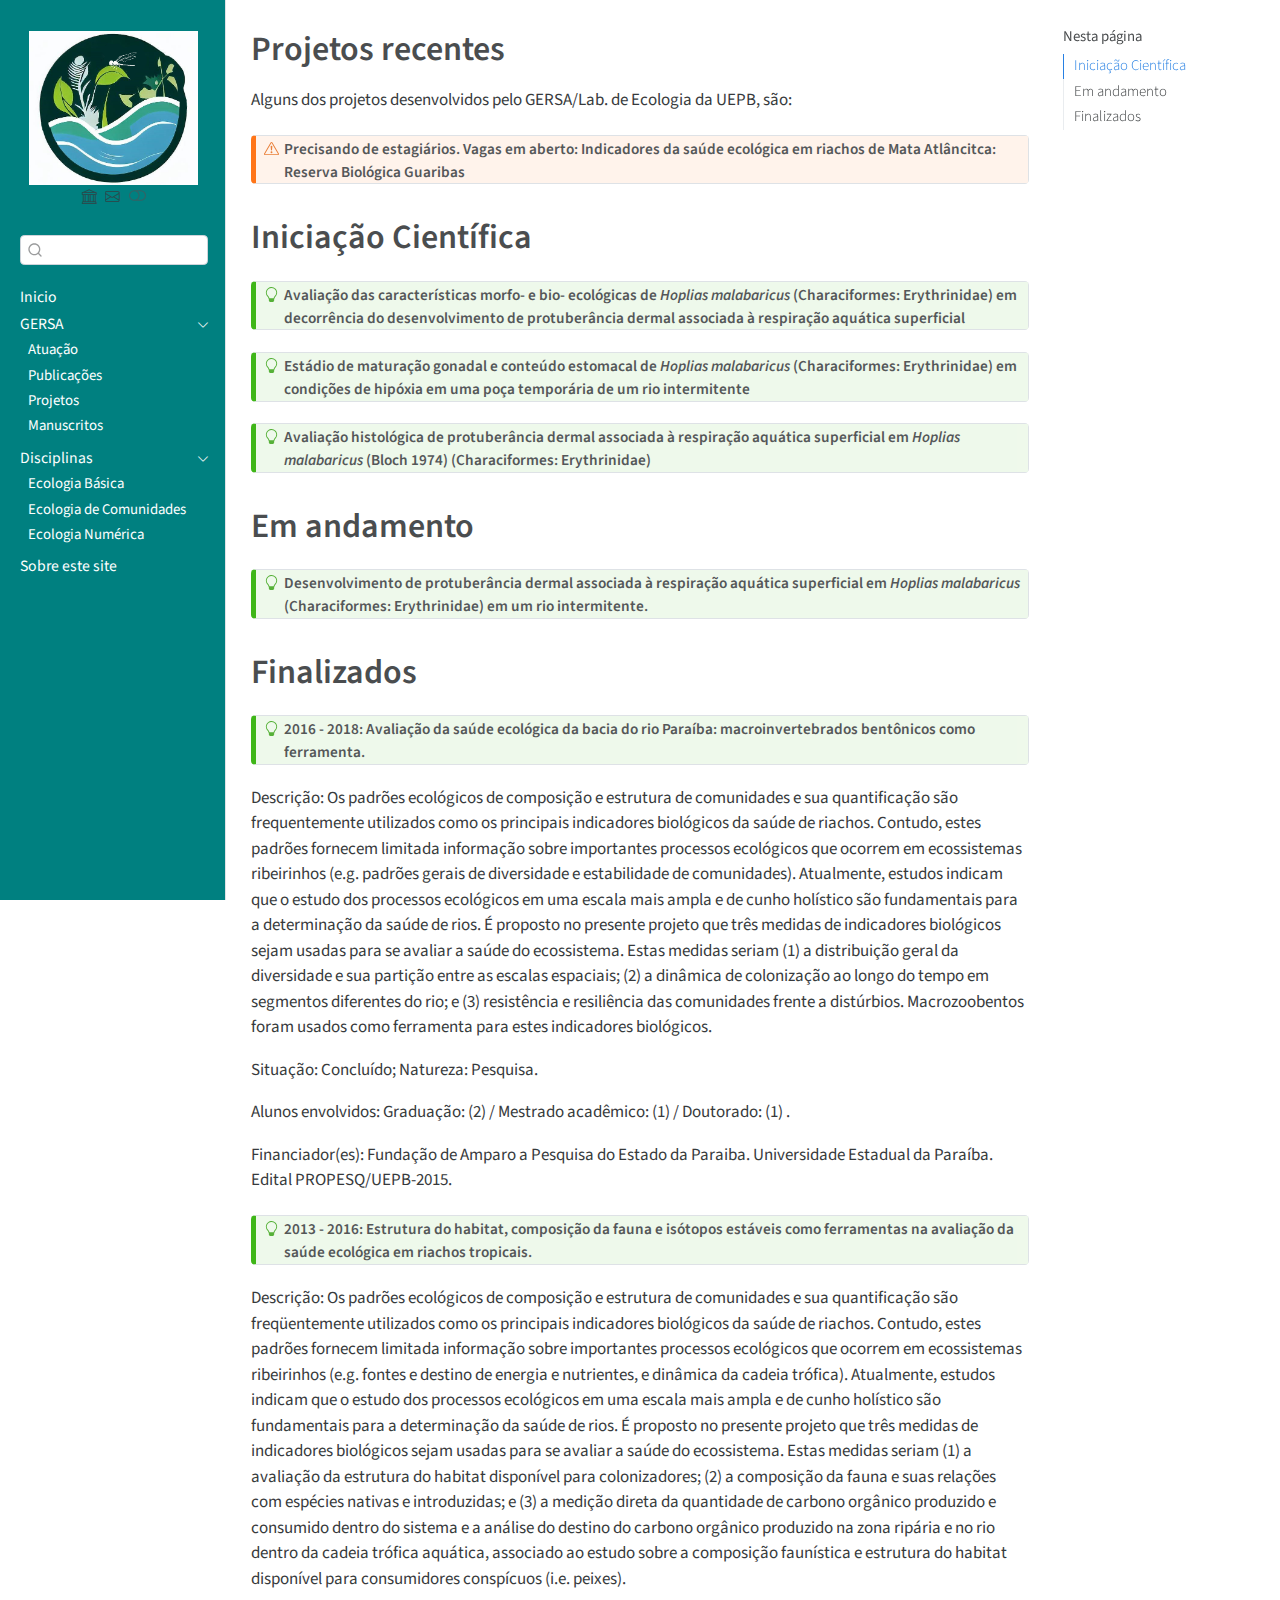
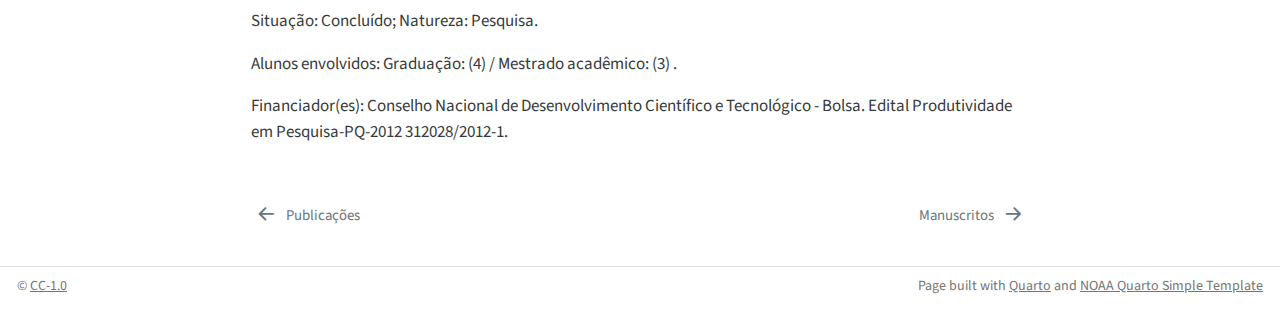
<file: docs/content/projs.html>
<!DOCTYPE html>
<html xmlns="http://www.w3.org/1999/xhtml" lang="pt-br" xml:lang="pt-br"><head>

<meta charset="utf-8">
<meta name="generator" content="quarto-1.3.340">

<meta name="viewport" content="width=device-width, initial-scale=1.0, user-scalable=yes">


<title>Lab Eco - Projetos recentes</title>
<style>
code{white-space: pre-wrap;}
span.smallcaps{font-variant: small-caps;}
div.columns{display: flex; gap: min(4vw, 1.5em);}
div.column{flex: auto; overflow-x: auto;}
div.hanging-indent{margin-left: 1.5em; text-indent: -1.5em;}
ul.task-list{list-style: none;}
ul.task-list li input[type="checkbox"] {
  width: 0.8em;
  margin: 0 0.8em 0.2em -1em; /* quarto-specific, see https://github.com/quarto-dev/quarto-cli/issues/4556 */ 
  vertical-align: middle;
}
</style>


<script src="../site_libs/quarto-nav/quarto-nav.js"></script>
<script src="../site_libs/clipboard/clipboard.min.js"></script>
<script src="../site_libs/quarto-search/autocomplete.umd.js"></script>
<script src="../site_libs/quarto-search/fuse.min.js"></script>
<script src="../site_libs/quarto-search/quarto-search.js"></script>
<meta name="quarto:offset" content="../">
<link href="../content/manus.html" rel="next">
<link href="../content/pubs.html" rel="prev">
<script src="../site_libs/quarto-html/quarto.js"></script>
<script src="../site_libs/quarto-html/popper.min.js"></script>
<script src="../site_libs/quarto-html/tippy.umd.min.js"></script>
<script src="../site_libs/quarto-html/anchor.min.js"></script>
<link href="../site_libs/quarto-html/tippy.css" rel="stylesheet">
<link href="../site_libs/quarto-html/quarto-syntax-highlighting.css" rel="stylesheet" class="quarto-color-scheme" id="quarto-text-highlighting-styles">
<link href="../site_libs/quarto-html/quarto-syntax-highlighting-dark.css" rel="prefetch" class="quarto-color-scheme quarto-color-alternate" id="quarto-text-highlighting-styles">
<script src="../site_libs/bootstrap/bootstrap.min.js"></script>
<link href="../site_libs/bootstrap/bootstrap-icons.css" rel="stylesheet">
<link href="../site_libs/bootstrap/bootstrap.min.css" rel="stylesheet" class="quarto-color-scheme" id="quarto-bootstrap" data-mode="light">
<link href="../site_libs/bootstrap/bootstrap-dark.min.css" rel="prefetch" class="quarto-color-scheme quarto-color-alternate" id="quarto-bootstrap" data-mode="dark">
<script id="quarto-search-options" type="application/json">{
  "location": "sidebar",
  "copy-button": false,
  "collapse-after": 3,
  "panel-placement": "start",
  "type": "textbox",
  "limit": 20,
  "language": {
    "search-no-results-text": "Nenhum resultado",
    "search-matching-documents-text": "documentos correspondentes",
    "search-copy-link-title": "Copiar link para a busca",
    "search-hide-matches-text": "Esconder correspondências adicionais",
    "search-more-match-text": "mais correspondência neste documento",
    "search-more-matches-text": "mais correspondências neste documento",
    "search-clear-button-title": "Limpar",
    "search-detached-cancel-button-title": "Cancelar",
    "search-submit-button-title": "Enviar"
  }
}</script>


</head>

<body class="nav-sidebar docked">

<div id="quarto-search-results"></div>
  <header id="quarto-header" class="headroom fixed-top">
  <nav class="quarto-secondary-nav">
    <div class="container-fluid d-flex">
      <button type="button" class="quarto-btn-toggle btn" data-bs-toggle="collapse" data-bs-target="#quarto-sidebar,#quarto-sidebar-glass" aria-controls="quarto-sidebar" aria-expanded="false" aria-label="Alternar barra lateral" onclick="if (window.quartoToggleHeadroom) { window.quartoToggleHeadroom(); }">
        <i class="bi bi-layout-text-sidebar-reverse"></i>
      </button>
      <nav class="quarto-page-breadcrumbs" aria-label="breadcrumb"><ol class="breadcrumb"><li class="breadcrumb-item"><a href="../content/gersa.html">GERSA</a></li><li class="breadcrumb-item"><a href="../content/projs.html">Projetos</a></li></ol></nav>
      <a class="flex-grow-1" role="button" data-bs-toggle="collapse" data-bs-target="#quarto-sidebar,#quarto-sidebar-glass" aria-controls="quarto-sidebar" aria-expanded="false" aria-label="Alternar barra lateral" onclick="if (window.quartoToggleHeadroom) { window.quartoToggleHeadroom(); }">      
      </a>
      <button type="button" class="btn quarto-search-button" aria-label="Procurar" onclick="window.quartoOpenSearch();">
        <i class="bi bi-search"></i>
      </button>
    </div>
  </nav>
</header>
<!-- content -->
<div id="quarto-content" class="quarto-container page-columns page-rows-contents page-layout-article">
<!-- sidebar -->
  <nav id="quarto-sidebar" class="sidebar collapse collapse-horizontal sidebar-navigation docked overflow-auto">
    <div class="pt-lg-2 mt-2 text-center sidebar-header">
      <a href="../index.html" class="sidebar-logo-link">
      <img src="../_logolb2a.png" alt="" class="sidebar-logo py-0 d-lg-inline d-none">
      </a>
      <div class="sidebar-tools-main tools-wide">
    <a href="http://dgp.cnpq.br/dgp/espelhogrupo/28119" title="GDP CNPq" class="quarto-navigation-tool px-1" aria-label="GDP CNPq"><i class="bi bi-bank"></i></a>
    <a href="mailto:elviomedeiros@servidor.uepb.edu.br" title="E-Mail" class="quarto-navigation-tool px-1" aria-label="E-Mail"><i class="bi bi-envelope"></i></a>
  <a href="" class="quarto-color-scheme-toggle quarto-navigation-tool  px-1" onclick="window.quartoToggleColorScheme(); return false;" title="Alternar modo escuro"><i class="bi"></i></a>
</div>
      </div>
        <div class="mt-2 flex-shrink-0 align-items-center">
        <div class="sidebar-search">
        <div id="quarto-search" class="" title="Procurar"></div>
        </div>
        </div>
    <div class="sidebar-menu-container"> 
    <ul class="list-unstyled mt-1">
        <li class="sidebar-item">
  <div class="sidebar-item-container"> 
  <a href="../index.html" class="sidebar-item-text sidebar-link">
 <span class="menu-text">Inicio</span></a>
  </div>
</li>
        <li class="sidebar-item sidebar-item-section">
      <div class="sidebar-item-container"> 
            <a href="../content/gersa.html" class="sidebar-item-text sidebar-link">
 <span class="menu-text">GERSA</span></a>
          <a class="sidebar-item-toggle text-start" data-bs-toggle="collapse" data-bs-target="#" aria-expanded="true" aria-label="Alternar seção">
            <i class="bi bi-chevron-right ms-2"></i>
          </a> 
      </div>
      <ul id="" class="collapse list-unstyled sidebar-section depth1 show">  
          <li class="sidebar-item">
  <div class="sidebar-item-container"> 
  <a href="../content/habs.html" class="sidebar-item-text sidebar-link">
 <span class="menu-text">Atuação</span></a>
  </div>
</li>
          <li class="sidebar-item">
  <div class="sidebar-item-container"> 
  <a href="../content/pubs.html" class="sidebar-item-text sidebar-link">
 <span class="menu-text">Publicações</span></a>
  </div>
</li>
          <li class="sidebar-item">
  <div class="sidebar-item-container"> 
  <a href="../content/projs.html" class="sidebar-item-text sidebar-link active">
 <span class="menu-text">Projetos</span></a>
  </div>
</li>
          <li class="sidebar-item">
  <div class="sidebar-item-container"> 
  <a href="../content/manus.html" class="sidebar-item-text sidebar-link">
 <span class="menu-text">Manuscritos</span></a>
  </div>
</li>
      </ul>
  </li>
        <li class="sidebar-item sidebar-item-section">
      <div class="sidebar-item-container"> 
            <a class="sidebar-item-text sidebar-link text-start" data-bs-toggle="collapse" data-bs-target="#" aria-expanded="true">
 <span class="menu-text">Disciplinas</span></a>
          <a class="sidebar-item-toggle text-start" data-bs-toggle="collapse" data-bs-target="#" aria-expanded="true" aria-label="Alternar seção">
            <i class="bi bi-chevron-right ms-2"></i>
          </a> 
      </div>
      <ul id="" class="collapse list-unstyled sidebar-section depth1 show">  
          <li class="sidebar-item">
  <div class="sidebar-item-container"> 
  <a href="https://elviomedeiros.github.io/ecologiabasica/" class="sidebar-item-text sidebar-link">
 <span class="menu-text">Ecologia Básica</span></a>
  </div>
</li>
          <li class="sidebar-item">
  <div class="sidebar-item-container"> 
  <a href="https://elviomedeiros.github.io/ecologiacomunidades/" class="sidebar-item-text sidebar-link">
 <span class="menu-text">Ecologia de Comunidades</span></a>
  </div>
</li>
          <li class="sidebar-item">
  <div class="sidebar-item-container"> 
  <a href="https://elviomedeiros.github.io/ecologianumerica/" class="sidebar-item-text sidebar-link">
 <span class="menu-text">Ecologia Numérica</span></a>
  </div>
</li>
      </ul>
  </li>
        <li class="sidebar-item">
  <div class="sidebar-item-container"> 
  <a href="../about.html" class="sidebar-item-text sidebar-link">
 <span class="menu-text">Sobre este site</span></a>
  </div>
</li>
    </ul>
    </div>
</nav>
<div id="quarto-sidebar-glass" data-bs-toggle="collapse" data-bs-target="#quarto-sidebar,#quarto-sidebar-glass"></div>
<!-- margin-sidebar -->
    <div id="quarto-margin-sidebar" class="sidebar margin-sidebar">
        <nav id="TOC" role="doc-toc" class="toc-active">
    <h2 id="toc-title">Nesta página</h2>
   
  <ul>
  <li><a href="#iniciação-científica" id="toc-iniciação-científica" class="nav-link active" data-scroll-target="#iniciação-científica">Iniciação Científica</a></li>
  <li><a href="#em-andamento" id="toc-em-andamento" class="nav-link" data-scroll-target="#em-andamento">Em andamento</a></li>
  <li><a href="#finalizados" id="toc-finalizados" class="nav-link" data-scroll-target="#finalizados">Finalizados</a></li>
  </ul>
</nav>
    </div>
<!-- main -->
<main class="content" id="quarto-document-content">

<header id="title-block-header" class="quarto-title-block default">
<div class="quarto-title">
<h1 class="title">Projetos recentes</h1>
</div>



<div class="quarto-title-meta">

    
  
    
  </div>
  

</header>

<p>Alguns dos projetos desenvolvidos pelo GERSA/Lab. de Ecologia da UEPB, são:</p>
<div class="callout callout-style-default callout-warning callout-titled">
<div class="callout-header d-flex align-content-center">
<div class="callout-icon-container">
<i class="callout-icon"></i>
</div>
<div class="callout-title-container flex-fill">
Precisando de estagiários. Vagas em aberto: Indicadores da saúde ecológica em riachos de Mata Atlâncitca: Reserva Biológica Guaribas
</div>
</div>
<div class="callout-body-container callout-body">

</div>
</div>
<section id="iniciação-científica" class="level1">
<h1>Iniciação Científica</h1>
<div class="callout callout-style-default callout-tip callout-titled">
<div class="callout-header d-flex align-content-center">
<div class="callout-icon-container">
<i class="callout-icon"></i>
</div>
<div class="callout-title-container flex-fill">
Avaliação das características morfo- e bio- ecológicas de <em>Hoplias malabaricus</em> (Characiformes: Erythrinidae) em decorrência do desenvolvimento de protuberância dermal associada à respiração aquática superficial
</div>
</div>
<div class="callout-body-container callout-body">

</div>
</div>
<div class="callout callout-style-default callout-tip callout-titled">
<div class="callout-header d-flex align-content-center">
<div class="callout-icon-container">
<i class="callout-icon"></i>
</div>
<div class="callout-title-container flex-fill">
Estádio de maturação gonadal e conteúdo estomacal de <em>Hoplias malabaricus</em> (Characiformes: Erythrinidae) em condições de hipóxia em uma poça temporária de um rio intermitente
</div>
</div>
<div class="callout-body-container callout-body">

</div>
</div>
<div class="callout callout-style-default callout-tip callout-titled">
<div class="callout-header d-flex align-content-center">
<div class="callout-icon-container">
<i class="callout-icon"></i>
</div>
<div class="callout-title-container flex-fill">
Avaliação histológica de protuberância dermal associada à respiração aquática superficial em <em>Hoplias malabaricus</em> (Bloch 1974) (Characiformes: Erythrinidae)
</div>
</div>
<div class="callout-body-container callout-body">

</div>
</div>
</section>
<section id="em-andamento" class="level1">
<h1>Em andamento</h1>
<div class="callout callout-style-default callout-tip callout-titled">
<div class="callout-header d-flex align-content-center">
<div class="callout-icon-container">
<i class="callout-icon"></i>
</div>
<div class="callout-title-container flex-fill">
Desenvolvimento de protuberância dermal associada à respiração aquática superficial em <em>Hoplias malabaricus</em> (Characiformes: Erythrinidae) em um rio intermitente.
</div>
</div>
<div class="callout-body-container callout-body">

</div>
</div>
</section>
<section id="finalizados" class="level1">
<h1>Finalizados</h1>
<div class="callout callout-style-default callout-tip callout-titled">
<div class="callout-header d-flex align-content-center">
<div class="callout-icon-container">
<i class="callout-icon"></i>
</div>
<div class="callout-title-container flex-fill">
2016 - 2018: Avaliação da saúde ecológica da bacia do rio Paraíba: macroinvertebrados bentônicos como ferramenta.
</div>
</div>
<div class="callout-body-container callout-body">

</div>
</div>
<p>Descrição: Os padrões ecológicos de composição e estrutura de comunidades e sua quantificação são frequentemente utilizados como os principais indicadores biológicos da saúde de riachos. Contudo, estes padrões fornecem limitada informação sobre importantes processos ecológicos que ocorrem em ecossistemas ribeirinhos (e.g.&nbsp;padrões gerais de diversidade e estabilidade de comunidades). Atualmente, estudos indicam que o estudo dos processos ecológicos em uma escala mais ampla e de cunho holístico são fundamentais para a determinação da saúde de rios. É proposto no presente projeto que três medidas de indicadores biológicos sejam usadas para se avaliar a saúde do ecossistema. Estas medidas seriam (1) a distribuição geral da diversidade e sua partição entre as escalas espaciais; (2) a dinâmica de colonização ao longo do tempo em segmentos diferentes do rio; e (3) resistência e resiliência das comunidades frente a distúrbios. Macrozoobentos foram usados como ferramenta para estes indicadores biológicos.</p>
<p>Situação: Concluído; Natureza: Pesquisa.</p>
<p>Alunos envolvidos: Graduação: (2) / Mestrado acadêmico: (1) / Doutorado: (1) .</p>
<p>Financiador(es): Fundação de Amparo a Pesquisa do Estado da Paraiba. Universidade Estadual da Paraíba. Edital PROPESQ/UEPB-2015.</p>
<div class="callout callout-style-default callout-tip callout-titled">
<div class="callout-header d-flex align-content-center">
<div class="callout-icon-container">
<i class="callout-icon"></i>
</div>
<div class="callout-title-container flex-fill">
2013 - 2016: Estrutura do habitat, composição da fauna e isótopos estáveis como ferramentas na avaliação da saúde ecológica em riachos tropicais.
</div>
</div>
<div class="callout-body-container callout-body">

</div>
</div>
<p>Descrição: Os padrões ecológicos de composição e estrutura de comunidades e sua quantificação são freqüentemente utilizados como os principais indicadores biológicos da saúde de riachos. Contudo, estes padrões fornecem limitada informação sobre importantes processos ecológicos que ocorrem em ecossistemas ribeirinhos (e.g.&nbsp;fontes e destino de energia e nutrientes, e dinâmica da cadeia trófica). Atualmente, estudos indicam que o estudo dos processos ecológicos em uma escala mais ampla e de cunho holístico são fundamentais para a determinação da saúde de rios. É proposto no presente projeto que três medidas de indicadores biológicos sejam usadas para se avaliar a saúde do ecossistema. Estas medidas seriam (1) a avaliação da estrutura do habitat disponível para colonizadores; (2) a composição da fauna e suas relações com espécies nativas e introduzidas; e (3) a medição direta da quantidade de carbono orgânico produzido e consumido dentro do sistema e a análise do destino do carbono orgânico produzido na zona ripária e no rio dentro da cadeia trófica aquática, associado ao estudo sobre a composição faunística e estrutura do habitat disponível para consumidores conspícuos (i.e.&nbsp;peixes).</p>
<p>Situação: Concluído; Natureza: Pesquisa.</p>
<p>Alunos envolvidos: Graduação: (4) / Mestrado acadêmico: (3) .</p>
<p>Financiador(es): Conselho Nacional de Desenvolvimento Científico e Tecnológico - Bolsa. Edital Produtividade em Pesquisa-PQ-2012 312028/2012-1.</p>


</section>

</main> <!-- /main -->
<script id="quarto-html-after-body" type="application/javascript">
window.document.addEventListener("DOMContentLoaded", function (event) {
  const toggleBodyColorMode = (bsSheetEl) => {
    const mode = bsSheetEl.getAttribute("data-mode");
    const bodyEl = window.document.querySelector("body");
    if (mode === "dark") {
      bodyEl.classList.add("quarto-dark");
      bodyEl.classList.remove("quarto-light");
    } else {
      bodyEl.classList.add("quarto-light");
      bodyEl.classList.remove("quarto-dark");
    }
  }
  const toggleBodyColorPrimary = () => {
    const bsSheetEl = window.document.querySelector("link#quarto-bootstrap");
    if (bsSheetEl) {
      toggleBodyColorMode(bsSheetEl);
    }
  }
  toggleBodyColorPrimary();  
  const disableStylesheet = (stylesheets) => {
    for (let i=0; i < stylesheets.length; i++) {
      const stylesheet = stylesheets[i];
      stylesheet.rel = 'prefetch';
    }
  }
  const enableStylesheet = (stylesheets) => {
    for (let i=0; i < stylesheets.length; i++) {
      const stylesheet = stylesheets[i];
      stylesheet.rel = 'stylesheet';
    }
  }
  const manageTransitions = (selector, allowTransitions) => {
    const els = window.document.querySelectorAll(selector);
    for (let i=0; i < els.length; i++) {
      const el = els[i];
      if (allowTransitions) {
        el.classList.remove('notransition');
      } else {
        el.classList.add('notransition');
      }
    }
  }
  const toggleColorMode = (alternate) => {
    // Switch the stylesheets
    const alternateStylesheets = window.document.querySelectorAll('link.quarto-color-scheme.quarto-color-alternate');
    manageTransitions('#quarto-margin-sidebar .nav-link', false);
    if (alternate) {
      enableStylesheet(alternateStylesheets);
      for (const sheetNode of alternateStylesheets) {
        if (sheetNode.id === "quarto-bootstrap") {
          toggleBodyColorMode(sheetNode);
        }
      }
    } else {
      disableStylesheet(alternateStylesheets);
      toggleBodyColorPrimary();
    }
    manageTransitions('#quarto-margin-sidebar .nav-link', true);
    // Switch the toggles
    const toggles = window.document.querySelectorAll('.quarto-color-scheme-toggle');
    for (let i=0; i < toggles.length; i++) {
      const toggle = toggles[i];
      if (toggle) {
        if (alternate) {
          toggle.classList.add("alternate");     
        } else {
          toggle.classList.remove("alternate");
        }
      }
    }
    // Hack to workaround the fact that safari doesn't
    // properly recolor the scrollbar when toggling (#1455)
    if (navigator.userAgent.indexOf('Safari') > 0 && navigator.userAgent.indexOf('Chrome') == -1) {
      manageTransitions("body", false);
      window.scrollTo(0, 1);
      setTimeout(() => {
        window.scrollTo(0, 0);
        manageTransitions("body", true);
      }, 40);  
    }
  }
  const isFileUrl = () => { 
    return window.location.protocol === 'file:';
  }
  const hasAlternateSentinel = () => {  
    let styleSentinel = getColorSchemeSentinel();
    if (styleSentinel !== null) {
      return styleSentinel === "alternate";
    } else {
      return false;
    }
  }
  const setStyleSentinel = (alternate) => {
    const value = alternate ? "alternate" : "default";
    if (!isFileUrl()) {
      window.localStorage.setItem("quarto-color-scheme", value);
    } else {
      localAlternateSentinel = value;
    }
  }
  const getColorSchemeSentinel = () => {
    if (!isFileUrl()) {
      const storageValue = window.localStorage.getItem("quarto-color-scheme");
      return storageValue != null ? storageValue : localAlternateSentinel;
    } else {
      return localAlternateSentinel;
    }
  }
  let localAlternateSentinel = 'default';
  // Dark / light mode switch
  window.quartoToggleColorScheme = () => {
    // Read the current dark / light value 
    let toAlternate = !hasAlternateSentinel();
    toggleColorMode(toAlternate);
    setStyleSentinel(toAlternate);
  };
  // Ensure there is a toggle, if there isn't float one in the top right
  if (window.document.querySelector('.quarto-color-scheme-toggle') === null) {
    const a = window.document.createElement('a');
    a.classList.add('top-right');
    a.classList.add('quarto-color-scheme-toggle');
    a.href = "";
    a.onclick = function() { try { window.quartoToggleColorScheme(); } catch {} return false; };
    const i = window.document.createElement("i");
    i.classList.add('bi');
    a.appendChild(i);
    window.document.body.appendChild(a);
  }
  // Switch to dark mode if need be
  if (hasAlternateSentinel()) {
    toggleColorMode(true);
  } else {
    toggleColorMode(false);
  }
  const icon = "";
  const anchorJS = new window.AnchorJS();
  anchorJS.options = {
    placement: 'right',
    icon: icon
  };
  anchorJS.add('.anchored');
  const isCodeAnnotation = (el) => {
    for (const clz of el.classList) {
      if (clz.startsWith('code-annotation-')) {                     
        return true;
      }
    }
    return false;
  }
  const clipboard = new window.ClipboardJS('.code-copy-button', {
    text: function(trigger) {
      const codeEl = trigger.previousElementSibling.cloneNode(true);
      for (const childEl of codeEl.children) {
        if (isCodeAnnotation(childEl)) {
          childEl.remove();
        }
      }
      return codeEl.innerText;
    }
  });
  clipboard.on('success', function(e) {
    // button target
    const button = e.trigger;
    // don't keep focus
    button.blur();
    // flash "checked"
    button.classList.add('code-copy-button-checked');
    var currentTitle = button.getAttribute("title");
    button.setAttribute("title", "Copiada");
    let tooltip;
    if (window.bootstrap) {
      button.setAttribute("data-bs-toggle", "tooltip");
      button.setAttribute("data-bs-placement", "left");
      button.setAttribute("data-bs-title", "Copiada");
      tooltip = new bootstrap.Tooltip(button, 
        { trigger: "manual", 
          customClass: "code-copy-button-tooltip",
          offset: [0, -8]});
      tooltip.show();    
    }
    setTimeout(function() {
      if (tooltip) {
        tooltip.hide();
        button.removeAttribute("data-bs-title");
        button.removeAttribute("data-bs-toggle");
        button.removeAttribute("data-bs-placement");
      }
      button.setAttribute("title", currentTitle);
      button.classList.remove('code-copy-button-checked');
    }, 1000);
    // clear code selection
    e.clearSelection();
  });
  function tippyHover(el, contentFn) {
    const config = {
      allowHTML: true,
      content: contentFn,
      maxWidth: 500,
      delay: 100,
      arrow: false,
      appendTo: function(el) {
          return el.parentElement;
      },
      interactive: true,
      interactiveBorder: 10,
      theme: 'quarto',
      placement: 'bottom-start'
    };
    window.tippy(el, config); 
  }
  const noterefs = window.document.querySelectorAll('a[role="doc-noteref"]');
  for (var i=0; i<noterefs.length; i++) {
    const ref = noterefs[i];
    tippyHover(ref, function() {
      // use id or data attribute instead here
      let href = ref.getAttribute('data-footnote-href') || ref.getAttribute('href');
      try { href = new URL(href).hash; } catch {}
      const id = href.replace(/^#\/?/, "");
      const note = window.document.getElementById(id);
      return note.innerHTML;
    });
  }
      let selectedAnnoteEl;
      const selectorForAnnotation = ( cell, annotation) => {
        let cellAttr = 'data-code-cell="' + cell + '"';
        let lineAttr = 'data-code-annotation="' +  annotation + '"';
        const selector = 'span[' + cellAttr + '][' + lineAttr + ']';
        return selector;
      }
      const selectCodeLines = (annoteEl) => {
        const doc = window.document;
        const targetCell = annoteEl.getAttribute("data-target-cell");
        const targetAnnotation = annoteEl.getAttribute("data-target-annotation");
        const annoteSpan = window.document.querySelector(selectorForAnnotation(targetCell, targetAnnotation));
        const lines = annoteSpan.getAttribute("data-code-lines").split(",");
        const lineIds = lines.map((line) => {
          return targetCell + "-" + line;
        })
        let top = null;
        let height = null;
        let parent = null;
        if (lineIds.length > 0) {
            //compute the position of the single el (top and bottom and make a div)
            const el = window.document.getElementById(lineIds[0]);
            top = el.offsetTop;
            height = el.offsetHeight;
            parent = el.parentElement.parentElement;
          if (lineIds.length > 1) {
            const lastEl = window.document.getElementById(lineIds[lineIds.length - 1]);
            const bottom = lastEl.offsetTop + lastEl.offsetHeight;
            height = bottom - top;
          }
          if (top !== null && height !== null && parent !== null) {
            // cook up a div (if necessary) and position it 
            let div = window.document.getElementById("code-annotation-line-highlight");
            if (div === null) {
              div = window.document.createElement("div");
              div.setAttribute("id", "code-annotation-line-highlight");
              div.style.position = 'absolute';
              parent.appendChild(div);
            }
            div.style.top = top - 2 + "px";
            div.style.height = height + 4 + "px";
            let gutterDiv = window.document.getElementById("code-annotation-line-highlight-gutter");
            if (gutterDiv === null) {
              gutterDiv = window.document.createElement("div");
              gutterDiv.setAttribute("id", "code-annotation-line-highlight-gutter");
              gutterDiv.style.position = 'absolute';
              const codeCell = window.document.getElementById(targetCell);
              const gutter = codeCell.querySelector('.code-annotation-gutter');
              gutter.appendChild(gutterDiv);
            }
            gutterDiv.style.top = top - 2 + "px";
            gutterDiv.style.height = height + 4 + "px";
          }
          selectedAnnoteEl = annoteEl;
        }
      };
      const unselectCodeLines = () => {
        const elementsIds = ["code-annotation-line-highlight", "code-annotation-line-highlight-gutter"];
        elementsIds.forEach((elId) => {
          const div = window.document.getElementById(elId);
          if (div) {
            div.remove();
          }
        });
        selectedAnnoteEl = undefined;
      };
      // Attach click handler to the DT
      const annoteDls = window.document.querySelectorAll('dt[data-target-cell]');
      for (const annoteDlNode of annoteDls) {
        annoteDlNode.addEventListener('click', (event) => {
          const clickedEl = event.target;
          if (clickedEl !== selectedAnnoteEl) {
            unselectCodeLines();
            const activeEl = window.document.querySelector('dt[data-target-cell].code-annotation-active');
            if (activeEl) {
              activeEl.classList.remove('code-annotation-active');
            }
            selectCodeLines(clickedEl);
            clickedEl.classList.add('code-annotation-active');
          } else {
            // Unselect the line
            unselectCodeLines();
            clickedEl.classList.remove('code-annotation-active');
          }
        });
      }
  const findCites = (el) => {
    const parentEl = el.parentElement;
    if (parentEl) {
      const cites = parentEl.dataset.cites;
      if (cites) {
        return {
          el,
          cites: cites.split(' ')
        };
      } else {
        return findCites(el.parentElement)
      }
    } else {
      return undefined;
    }
  };
  var bibliorefs = window.document.querySelectorAll('a[role="doc-biblioref"]');
  for (var i=0; i<bibliorefs.length; i++) {
    const ref = bibliorefs[i];
    const citeInfo = findCites(ref);
    if (citeInfo) {
      tippyHover(citeInfo.el, function() {
        var popup = window.document.createElement('div');
        citeInfo.cites.forEach(function(cite) {
          var citeDiv = window.document.createElement('div');
          citeDiv.classList.add('hanging-indent');
          citeDiv.classList.add('csl-entry');
          var biblioDiv = window.document.getElementById('ref-' + cite);
          if (biblioDiv) {
            citeDiv.innerHTML = biblioDiv.innerHTML;
          }
          popup.appendChild(citeDiv);
        });
        return popup.innerHTML;
      });
    }
  }
});
</script>
<nav class="page-navigation">
  <div class="nav-page nav-page-previous">
      <a href="../content/pubs.html" class="pagination-link">
        <i class="bi bi-arrow-left-short"></i> <span class="nav-page-text">Publicações</span>
      </a>          
  </div>
  <div class="nav-page nav-page-next">
      <a href="../content/manus.html" class="pagination-link">
        <span class="nav-page-text">Manuscritos</span> <i class="bi bi-arrow-right-short"></i>
      </a>
  </div>
</nav>
</div> <!-- /content -->
<footer class="footer">
  <div class="nav-footer">
    <div class="nav-footer-left">© <a href="LICENSE.txt">CC-1.0</a></div>   
    <div class="nav-footer-center">
      &nbsp;
    </div>
    <div class="nav-footer-right">Page built with <a href="https://quarto.org/">Quarto</a> and <a href="https://nmfs-opensci.github.io/NOAA-quarto-simple">NOAA Quarto Simple Template</a></div>
  </div>
</footer>



</body></html>
</file>
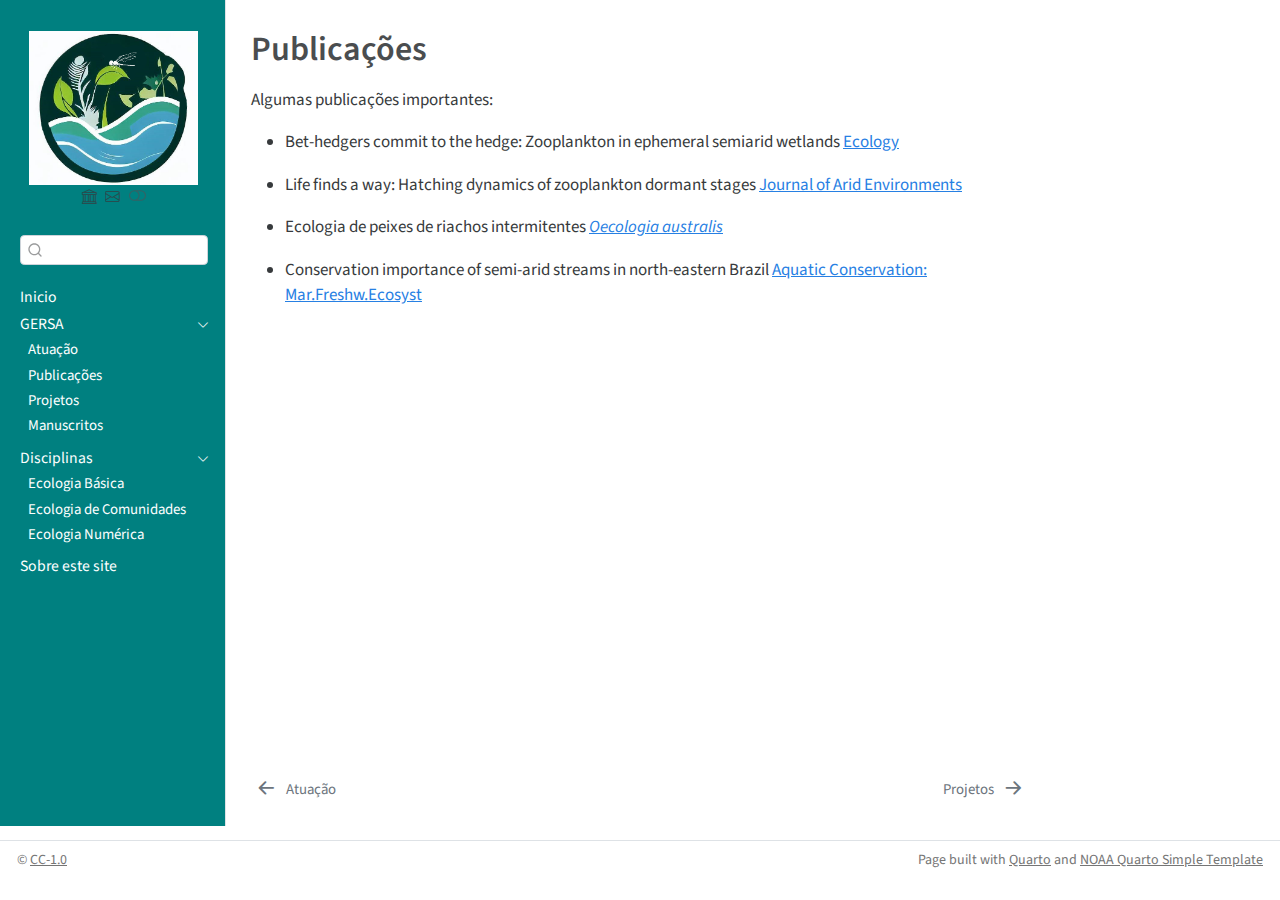
<file: docs/content/pubs.html>
<!DOCTYPE html>
<html xmlns="http://www.w3.org/1999/xhtml" lang="pt-br" xml:lang="pt-br"><head>

<meta charset="utf-8">
<meta name="generator" content="quarto-1.3.340">

<meta name="viewport" content="width=device-width, initial-scale=1.0, user-scalable=yes">


<title>Lab Eco - Publicações</title>
<style>
code{white-space: pre-wrap;}
span.smallcaps{font-variant: small-caps;}
div.columns{display: flex; gap: min(4vw, 1.5em);}
div.column{flex: auto; overflow-x: auto;}
div.hanging-indent{margin-left: 1.5em; text-indent: -1.5em;}
ul.task-list{list-style: none;}
ul.task-list li input[type="checkbox"] {
  width: 0.8em;
  margin: 0 0.8em 0.2em -1em; /* quarto-specific, see https://github.com/quarto-dev/quarto-cli/issues/4556 */ 
  vertical-align: middle;
}
</style>


<script src="../site_libs/quarto-nav/quarto-nav.js"></script>
<script src="../site_libs/clipboard/clipboard.min.js"></script>
<script src="../site_libs/quarto-search/autocomplete.umd.js"></script>
<script src="../site_libs/quarto-search/fuse.min.js"></script>
<script src="../site_libs/quarto-search/quarto-search.js"></script>
<meta name="quarto:offset" content="../">
<link href="../content/projs.html" rel="next">
<link href="../content/habs.html" rel="prev">
<script src="../site_libs/quarto-html/quarto.js"></script>
<script src="../site_libs/quarto-html/popper.min.js"></script>
<script src="../site_libs/quarto-html/tippy.umd.min.js"></script>
<script src="../site_libs/quarto-html/anchor.min.js"></script>
<link href="../site_libs/quarto-html/tippy.css" rel="stylesheet">
<link href="../site_libs/quarto-html/quarto-syntax-highlighting.css" rel="stylesheet" class="quarto-color-scheme" id="quarto-text-highlighting-styles">
<link href="../site_libs/quarto-html/quarto-syntax-highlighting-dark.css" rel="prefetch" class="quarto-color-scheme quarto-color-alternate" id="quarto-text-highlighting-styles">
<script src="../site_libs/bootstrap/bootstrap.min.js"></script>
<link href="../site_libs/bootstrap/bootstrap-icons.css" rel="stylesheet">
<link href="../site_libs/bootstrap/bootstrap.min.css" rel="stylesheet" class="quarto-color-scheme" id="quarto-bootstrap" data-mode="light">
<link href="../site_libs/bootstrap/bootstrap-dark.min.css" rel="prefetch" class="quarto-color-scheme quarto-color-alternate" id="quarto-bootstrap" data-mode="dark">
<script id="quarto-search-options" type="application/json">{
  "location": "sidebar",
  "copy-button": false,
  "collapse-after": 3,
  "panel-placement": "start",
  "type": "textbox",
  "limit": 20,
  "language": {
    "search-no-results-text": "Nenhum resultado",
    "search-matching-documents-text": "documentos correspondentes",
    "search-copy-link-title": "Copiar link para a busca",
    "search-hide-matches-text": "Esconder correspondências adicionais",
    "search-more-match-text": "mais correspondência neste documento",
    "search-more-matches-text": "mais correspondências neste documento",
    "search-clear-button-title": "Limpar",
    "search-detached-cancel-button-title": "Cancelar",
    "search-submit-button-title": "Enviar"
  }
}</script>


</head>

<body class="nav-sidebar docked">

<div id="quarto-search-results"></div>
  <header id="quarto-header" class="headroom fixed-top">
  <nav class="quarto-secondary-nav">
    <div class="container-fluid d-flex">
      <button type="button" class="quarto-btn-toggle btn" data-bs-toggle="collapse" data-bs-target="#quarto-sidebar,#quarto-sidebar-glass" aria-controls="quarto-sidebar" aria-expanded="false" aria-label="Alternar barra lateral" onclick="if (window.quartoToggleHeadroom) { window.quartoToggleHeadroom(); }">
        <i class="bi bi-layout-text-sidebar-reverse"></i>
      </button>
      <nav class="quarto-page-breadcrumbs" aria-label="breadcrumb"><ol class="breadcrumb"><li class="breadcrumb-item"><a href="../content/gersa.html">GERSA</a></li><li class="breadcrumb-item"><a href="../content/pubs.html">Publicações</a></li></ol></nav>
      <a class="flex-grow-1" role="button" data-bs-toggle="collapse" data-bs-target="#quarto-sidebar,#quarto-sidebar-glass" aria-controls="quarto-sidebar" aria-expanded="false" aria-label="Alternar barra lateral" onclick="if (window.quartoToggleHeadroom) { window.quartoToggleHeadroom(); }">      
      </a>
      <button type="button" class="btn quarto-search-button" aria-label="Procurar" onclick="window.quartoOpenSearch();">
        <i class="bi bi-search"></i>
      </button>
    </div>
  </nav>
</header>
<!-- content -->
<div id="quarto-content" class="quarto-container page-columns page-rows-contents page-layout-article">
<!-- sidebar -->
  <nav id="quarto-sidebar" class="sidebar collapse collapse-horizontal sidebar-navigation docked overflow-auto">
    <div class="pt-lg-2 mt-2 text-center sidebar-header">
      <a href="../index.html" class="sidebar-logo-link">
      <img src="../_logolb2a.png" alt="" class="sidebar-logo py-0 d-lg-inline d-none">
      </a>
      <div class="sidebar-tools-main tools-wide">
    <a href="http://dgp.cnpq.br/dgp/espelhogrupo/28119" title="GDP CNPq" class="quarto-navigation-tool px-1" aria-label="GDP CNPq"><i class="bi bi-bank"></i></a>
    <a href="mailto:elviomedeiros@servidor.uepb.edu.br" title="E-Mail" class="quarto-navigation-tool px-1" aria-label="E-Mail"><i class="bi bi-envelope"></i></a>
  <a href="" class="quarto-color-scheme-toggle quarto-navigation-tool  px-1" onclick="window.quartoToggleColorScheme(); return false;" title="Alternar modo escuro"><i class="bi"></i></a>
</div>
      </div>
        <div class="mt-2 flex-shrink-0 align-items-center">
        <div class="sidebar-search">
        <div id="quarto-search" class="" title="Procurar"></div>
        </div>
        </div>
    <div class="sidebar-menu-container"> 
    <ul class="list-unstyled mt-1">
        <li class="sidebar-item">
  <div class="sidebar-item-container"> 
  <a href="../index.html" class="sidebar-item-text sidebar-link">
 <span class="menu-text">Inicio</span></a>
  </div>
</li>
        <li class="sidebar-item sidebar-item-section">
      <div class="sidebar-item-container"> 
            <a href="../content/gersa.html" class="sidebar-item-text sidebar-link">
 <span class="menu-text">GERSA</span></a>
          <a class="sidebar-item-toggle text-start" data-bs-toggle="collapse" data-bs-target="#" aria-expanded="true" aria-label="Alternar seção">
            <i class="bi bi-chevron-right ms-2"></i>
          </a> 
      </div>
      <ul id="" class="collapse list-unstyled sidebar-section depth1 show">  
          <li class="sidebar-item">
  <div class="sidebar-item-container"> 
  <a href="../content/habs.html" class="sidebar-item-text sidebar-link">
 <span class="menu-text">Atuação</span></a>
  </div>
</li>
          <li class="sidebar-item">
  <div class="sidebar-item-container"> 
  <a href="../content/pubs.html" class="sidebar-item-text sidebar-link active">
 <span class="menu-text">Publicações</span></a>
  </div>
</li>
          <li class="sidebar-item">
  <div class="sidebar-item-container"> 
  <a href="../content/projs.html" class="sidebar-item-text sidebar-link">
 <span class="menu-text">Projetos</span></a>
  </div>
</li>
          <li class="sidebar-item">
  <div class="sidebar-item-container"> 
  <a href="../content/manus.html" class="sidebar-item-text sidebar-link">
 <span class="menu-text">Manuscritos</span></a>
  </div>
</li>
      </ul>
  </li>
        <li class="sidebar-item sidebar-item-section">
      <div class="sidebar-item-container"> 
            <a class="sidebar-item-text sidebar-link text-start" data-bs-toggle="collapse" data-bs-target="#" aria-expanded="true">
 <span class="menu-text">Disciplinas</span></a>
          <a class="sidebar-item-toggle text-start" data-bs-toggle="collapse" data-bs-target="#" aria-expanded="true" aria-label="Alternar seção">
            <i class="bi bi-chevron-right ms-2"></i>
          </a> 
      </div>
      <ul id="" class="collapse list-unstyled sidebar-section depth1 show">  
          <li class="sidebar-item">
  <div class="sidebar-item-container"> 
  <a href="https://elviomedeiros.github.io/ecologiabasica/" class="sidebar-item-text sidebar-link">
 <span class="menu-text">Ecologia Básica</span></a>
  </div>
</li>
          <li class="sidebar-item">
  <div class="sidebar-item-container"> 
  <a href="https://elviomedeiros.github.io/ecologiacomunidades/" class="sidebar-item-text sidebar-link">
 <span class="menu-text">Ecologia de Comunidades</span></a>
  </div>
</li>
          <li class="sidebar-item">
  <div class="sidebar-item-container"> 
  <a href="https://elviomedeiros.github.io/ecologianumerica/" class="sidebar-item-text sidebar-link">
 <span class="menu-text">Ecologia Numérica</span></a>
  </div>
</li>
      </ul>
  </li>
        <li class="sidebar-item">
  <div class="sidebar-item-container"> 
  <a href="../about.html" class="sidebar-item-text sidebar-link">
 <span class="menu-text">Sobre este site</span></a>
  </div>
</li>
    </ul>
    </div>
</nav>
<div id="quarto-sidebar-glass" data-bs-toggle="collapse" data-bs-target="#quarto-sidebar,#quarto-sidebar-glass"></div>
<!-- margin-sidebar -->
    <div id="quarto-margin-sidebar" class="sidebar margin-sidebar">
        
    </div>
<!-- main -->
<main class="content" id="quarto-document-content">

<header id="title-block-header" class="quarto-title-block default">
<div class="quarto-title">
<h1 class="title">Publicações</h1>
</div>



<div class="quarto-title-meta">

    
  
    
  </div>
  

</header>

<p>Algumas publicações importantes:</p>
<ul>
<li><p>Bet-hedgers commit to the hedge: Zooplankton in ephemeral semiarid wetlands <a href="https://doi.org/10.1002/ecy.4014">Ecology</a></p></li>
<li><p>Life finds a way: Hatching dynamics of zooplankton dormant stages <a href="https://doi.org/10.1016/j.jaridenv.2023.104949">Journal of Arid Environments</a></p></li>
<li><p>Ecologia de peixes de riachos intermitentes <a href="https://doi.org/10.4257/oeco.2021.2502.23"><em>Oecologia australis</em></a></p></li>
<li><p>Conservation importance of semi-arid streams in north-eastern Brazil <a href="https://onlinelibrary.wiley.com/doi/abs/10.1002/aqc.805">Aquatic Conservation: Mar.Freshw.Ecosyst</a></p></li>
</ul>



</main> <!-- /main -->
<script id="quarto-html-after-body" type="application/javascript">
window.document.addEventListener("DOMContentLoaded", function (event) {
  const toggleBodyColorMode = (bsSheetEl) => {
    const mode = bsSheetEl.getAttribute("data-mode");
    const bodyEl = window.document.querySelector("body");
    if (mode === "dark") {
      bodyEl.classList.add("quarto-dark");
      bodyEl.classList.remove("quarto-light");
    } else {
      bodyEl.classList.add("quarto-light");
      bodyEl.classList.remove("quarto-dark");
    }
  }
  const toggleBodyColorPrimary = () => {
    const bsSheetEl = window.document.querySelector("link#quarto-bootstrap");
    if (bsSheetEl) {
      toggleBodyColorMode(bsSheetEl);
    }
  }
  toggleBodyColorPrimary();  
  const disableStylesheet = (stylesheets) => {
    for (let i=0; i < stylesheets.length; i++) {
      const stylesheet = stylesheets[i];
      stylesheet.rel = 'prefetch';
    }
  }
  const enableStylesheet = (stylesheets) => {
    for (let i=0; i < stylesheets.length; i++) {
      const stylesheet = stylesheets[i];
      stylesheet.rel = 'stylesheet';
    }
  }
  const manageTransitions = (selector, allowTransitions) => {
    const els = window.document.querySelectorAll(selector);
    for (let i=0; i < els.length; i++) {
      const el = els[i];
      if (allowTransitions) {
        el.classList.remove('notransition');
      } else {
        el.classList.add('notransition');
      }
    }
  }
  const toggleColorMode = (alternate) => {
    // Switch the stylesheets
    const alternateStylesheets = window.document.querySelectorAll('link.quarto-color-scheme.quarto-color-alternate');
    manageTransitions('#quarto-margin-sidebar .nav-link', false);
    if (alternate) {
      enableStylesheet(alternateStylesheets);
      for (const sheetNode of alternateStylesheets) {
        if (sheetNode.id === "quarto-bootstrap") {
          toggleBodyColorMode(sheetNode);
        }
      }
    } else {
      disableStylesheet(alternateStylesheets);
      toggleBodyColorPrimary();
    }
    manageTransitions('#quarto-margin-sidebar .nav-link', true);
    // Switch the toggles
    const toggles = window.document.querySelectorAll('.quarto-color-scheme-toggle');
    for (let i=0; i < toggles.length; i++) {
      const toggle = toggles[i];
      if (toggle) {
        if (alternate) {
          toggle.classList.add("alternate");     
        } else {
          toggle.classList.remove("alternate");
        }
      }
    }
    // Hack to workaround the fact that safari doesn't
    // properly recolor the scrollbar when toggling (#1455)
    if (navigator.userAgent.indexOf('Safari') > 0 && navigator.userAgent.indexOf('Chrome') == -1) {
      manageTransitions("body", false);
      window.scrollTo(0, 1);
      setTimeout(() => {
        window.scrollTo(0, 0);
        manageTransitions("body", true);
      }, 40);  
    }
  }
  const isFileUrl = () => { 
    return window.location.protocol === 'file:';
  }
  const hasAlternateSentinel = () => {  
    let styleSentinel = getColorSchemeSentinel();
    if (styleSentinel !== null) {
      return styleSentinel === "alternate";
    } else {
      return false;
    }
  }
  const setStyleSentinel = (alternate) => {
    const value = alternate ? "alternate" : "default";
    if (!isFileUrl()) {
      window.localStorage.setItem("quarto-color-scheme", value);
    } else {
      localAlternateSentinel = value;
    }
  }
  const getColorSchemeSentinel = () => {
    if (!isFileUrl()) {
      const storageValue = window.localStorage.getItem("quarto-color-scheme");
      return storageValue != null ? storageValue : localAlternateSentinel;
    } else {
      return localAlternateSentinel;
    }
  }
  let localAlternateSentinel = 'default';
  // Dark / light mode switch
  window.quartoToggleColorScheme = () => {
    // Read the current dark / light value 
    let toAlternate = !hasAlternateSentinel();
    toggleColorMode(toAlternate);
    setStyleSentinel(toAlternate);
  };
  // Ensure there is a toggle, if there isn't float one in the top right
  if (window.document.querySelector('.quarto-color-scheme-toggle') === null) {
    const a = window.document.createElement('a');
    a.classList.add('top-right');
    a.classList.add('quarto-color-scheme-toggle');
    a.href = "";
    a.onclick = function() { try { window.quartoToggleColorScheme(); } catch {} return false; };
    const i = window.document.createElement("i");
    i.classList.add('bi');
    a.appendChild(i);
    window.document.body.appendChild(a);
  }
  // Switch to dark mode if need be
  if (hasAlternateSentinel()) {
    toggleColorMode(true);
  } else {
    toggleColorMode(false);
  }
  const icon = "";
  const anchorJS = new window.AnchorJS();
  anchorJS.options = {
    placement: 'right',
    icon: icon
  };
  anchorJS.add('.anchored');
  const isCodeAnnotation = (el) => {
    for (const clz of el.classList) {
      if (clz.startsWith('code-annotation-')) {                     
        return true;
      }
    }
    return false;
  }
  const clipboard = new window.ClipboardJS('.code-copy-button', {
    text: function(trigger) {
      const codeEl = trigger.previousElementSibling.cloneNode(true);
      for (const childEl of codeEl.children) {
        if (isCodeAnnotation(childEl)) {
          childEl.remove();
        }
      }
      return codeEl.innerText;
    }
  });
  clipboard.on('success', function(e) {
    // button target
    const button = e.trigger;
    // don't keep focus
    button.blur();
    // flash "checked"
    button.classList.add('code-copy-button-checked');
    var currentTitle = button.getAttribute("title");
    button.setAttribute("title", "Copiada");
    let tooltip;
    if (window.bootstrap) {
      button.setAttribute("data-bs-toggle", "tooltip");
      button.setAttribute("data-bs-placement", "left");
      button.setAttribute("data-bs-title", "Copiada");
      tooltip = new bootstrap.Tooltip(button, 
        { trigger: "manual", 
          customClass: "code-copy-button-tooltip",
          offset: [0, -8]});
      tooltip.show();    
    }
    setTimeout(function() {
      if (tooltip) {
        tooltip.hide();
        button.removeAttribute("data-bs-title");
        button.removeAttribute("data-bs-toggle");
        button.removeAttribute("data-bs-placement");
      }
      button.setAttribute("title", currentTitle);
      button.classList.remove('code-copy-button-checked');
    }, 1000);
    // clear code selection
    e.clearSelection();
  });
  function tippyHover(el, contentFn) {
    const config = {
      allowHTML: true,
      content: contentFn,
      maxWidth: 500,
      delay: 100,
      arrow: false,
      appendTo: function(el) {
          return el.parentElement;
      },
      interactive: true,
      interactiveBorder: 10,
      theme: 'quarto',
      placement: 'bottom-start'
    };
    window.tippy(el, config); 
  }
  const noterefs = window.document.querySelectorAll('a[role="doc-noteref"]');
  for (var i=0; i<noterefs.length; i++) {
    const ref = noterefs[i];
    tippyHover(ref, function() {
      // use id or data attribute instead here
      let href = ref.getAttribute('data-footnote-href') || ref.getAttribute('href');
      try { href = new URL(href).hash; } catch {}
      const id = href.replace(/^#\/?/, "");
      const note = window.document.getElementById(id);
      return note.innerHTML;
    });
  }
      let selectedAnnoteEl;
      const selectorForAnnotation = ( cell, annotation) => {
        let cellAttr = 'data-code-cell="' + cell + '"';
        let lineAttr = 'data-code-annotation="' +  annotation + '"';
        const selector = 'span[' + cellAttr + '][' + lineAttr + ']';
        return selector;
      }
      const selectCodeLines = (annoteEl) => {
        const doc = window.document;
        const targetCell = annoteEl.getAttribute("data-target-cell");
        const targetAnnotation = annoteEl.getAttribute("data-target-annotation");
        const annoteSpan = window.document.querySelector(selectorForAnnotation(targetCell, targetAnnotation));
        const lines = annoteSpan.getAttribute("data-code-lines").split(",");
        const lineIds = lines.map((line) => {
          return targetCell + "-" + line;
        })
        let top = null;
        let height = null;
        let parent = null;
        if (lineIds.length > 0) {
            //compute the position of the single el (top and bottom and make a div)
            const el = window.document.getElementById(lineIds[0]);
            top = el.offsetTop;
            height = el.offsetHeight;
            parent = el.parentElement.parentElement;
          if (lineIds.length > 1) {
            const lastEl = window.document.getElementById(lineIds[lineIds.length - 1]);
            const bottom = lastEl.offsetTop + lastEl.offsetHeight;
            height = bottom - top;
          }
          if (top !== null && height !== null && parent !== null) {
            // cook up a div (if necessary) and position it 
            let div = window.document.getElementById("code-annotation-line-highlight");
            if (div === null) {
              div = window.document.createElement("div");
              div.setAttribute("id", "code-annotation-line-highlight");
              div.style.position = 'absolute';
              parent.appendChild(div);
            }
            div.style.top = top - 2 + "px";
            div.style.height = height + 4 + "px";
            let gutterDiv = window.document.getElementById("code-annotation-line-highlight-gutter");
            if (gutterDiv === null) {
              gutterDiv = window.document.createElement("div");
              gutterDiv.setAttribute("id", "code-annotation-line-highlight-gutter");
              gutterDiv.style.position = 'absolute';
              const codeCell = window.document.getElementById(targetCell);
              const gutter = codeCell.querySelector('.code-annotation-gutter');
              gutter.appendChild(gutterDiv);
            }
            gutterDiv.style.top = top - 2 + "px";
            gutterDiv.style.height = height + 4 + "px";
          }
          selectedAnnoteEl = annoteEl;
        }
      };
      const unselectCodeLines = () => {
        const elementsIds = ["code-annotation-line-highlight", "code-annotation-line-highlight-gutter"];
        elementsIds.forEach((elId) => {
          const div = window.document.getElementById(elId);
          if (div) {
            div.remove();
          }
        });
        selectedAnnoteEl = undefined;
      };
      // Attach click handler to the DT
      const annoteDls = window.document.querySelectorAll('dt[data-target-cell]');
      for (const annoteDlNode of annoteDls) {
        annoteDlNode.addEventListener('click', (event) => {
          const clickedEl = event.target;
          if (clickedEl !== selectedAnnoteEl) {
            unselectCodeLines();
            const activeEl = window.document.querySelector('dt[data-target-cell].code-annotation-active');
            if (activeEl) {
              activeEl.classList.remove('code-annotation-active');
            }
            selectCodeLines(clickedEl);
            clickedEl.classList.add('code-annotation-active');
          } else {
            // Unselect the line
            unselectCodeLines();
            clickedEl.classList.remove('code-annotation-active');
          }
        });
      }
  const findCites = (el) => {
    const parentEl = el.parentElement;
    if (parentEl) {
      const cites = parentEl.dataset.cites;
      if (cites) {
        return {
          el,
          cites: cites.split(' ')
        };
      } else {
        return findCites(el.parentElement)
      }
    } else {
      return undefined;
    }
  };
  var bibliorefs = window.document.querySelectorAll('a[role="doc-biblioref"]');
  for (var i=0; i<bibliorefs.length; i++) {
    const ref = bibliorefs[i];
    const citeInfo = findCites(ref);
    if (citeInfo) {
      tippyHover(citeInfo.el, function() {
        var popup = window.document.createElement('div');
        citeInfo.cites.forEach(function(cite) {
          var citeDiv = window.document.createElement('div');
          citeDiv.classList.add('hanging-indent');
          citeDiv.classList.add('csl-entry');
          var biblioDiv = window.document.getElementById('ref-' + cite);
          if (biblioDiv) {
            citeDiv.innerHTML = biblioDiv.innerHTML;
          }
          popup.appendChild(citeDiv);
        });
        return popup.innerHTML;
      });
    }
  }
});
</script>
<nav class="page-navigation">
  <div class="nav-page nav-page-previous">
      <a href="../content/habs.html" class="pagination-link">
        <i class="bi bi-arrow-left-short"></i> <span class="nav-page-text">Atuação</span>
      </a>          
  </div>
  <div class="nav-page nav-page-next">
      <a href="../content/projs.html" class="pagination-link">
        <span class="nav-page-text">Projetos</span> <i class="bi bi-arrow-right-short"></i>
      </a>
  </div>
</nav>
</div> <!-- /content -->
<footer class="footer">
  <div class="nav-footer">
    <div class="nav-footer-left">© <a href="LICENSE.txt">CC-1.0</a></div>   
    <div class="nav-footer-center">
      &nbsp;
    </div>
    <div class="nav-footer-right">Page built with <a href="https://quarto.org/">Quarto</a> and <a href="https://nmfs-opensci.github.io/NOAA-quarto-simple">NOAA Quarto Simple Template</a></div>
  </div>
</footer>



</body></html>
</file>
<file: docs/site_libs/quarto-html/tippy.css>
.tippy-box[data-animation=fade][data-state=hidden]{opacity:0}[data-tippy-root]{max-width:calc(100vw - 10px)}.tippy-box{position:relative;background-color:#333;color:#fff;border-radius:4px;font-size:14px;line-height:1.4;white-space:normal;outline:0;transition-property:transform,visibility,opacity}.tippy-box[data-placement^=top]>.tippy-arrow{bottom:0}.tippy-box[data-placement^=top]>.tippy-arrow:before{bottom:-7px;left:0;border-width:8px 8px 0;border-top-color:initial;transform-origin:center top}.tippy-box[data-placement^=bottom]>.tippy-arrow{top:0}.tippy-box[data-placement^=bottom]>.tippy-arrow:before{top:-7px;left:0;border-width:0 8px 8px;border-bottom-color:initial;transform-origin:center bottom}.tippy-box[data-placement^=left]>.tippy-arrow{right:0}.tippy-box[data-placement^=left]>.tippy-arrow:before{border-width:8px 0 8px 8px;border-left-color:initial;right:-7px;transform-origin:center left}.tippy-box[data-placement^=right]>.tippy-arrow{left:0}.tippy-box[data-placement^=right]>.tippy-arrow:before{left:-7px;border-width:8px 8px 8px 0;border-right-color:initial;transform-origin:center right}.tippy-box[data-inertia][data-state=visible]{transition-timing-function:cubic-bezier(.54,1.5,.38,1.11)}.tippy-arrow{width:16px;height:16px;color:#333}.tippy-arrow:before{content:"";position:absolute;border-color:transparent;border-style:solid}.tippy-content{position:relative;padding:5px 9px;z-index:1}
</file>
<file: docs/site_libs/quarto-html/quarto-syntax-highlighting.css>
/* quarto syntax highlight colors */
:root {
  --quarto-hl-ot-color: #003B4F;
  --quarto-hl-at-color: #657422;
  --quarto-hl-ss-color: #20794D;
  --quarto-hl-an-color: #5E5E5E;
  --quarto-hl-fu-color: #4758AB;
  --quarto-hl-st-color: #20794D;
  --quarto-hl-cf-color: #003B4F;
  --quarto-hl-op-color: #5E5E5E;
  --quarto-hl-er-color: #AD0000;
  --quarto-hl-bn-color: #AD0000;
  --quarto-hl-al-color: #AD0000;
  --quarto-hl-va-color: #111111;
  --quarto-hl-bu-color: inherit;
  --quarto-hl-ex-color: inherit;
  --quarto-hl-pp-color: #AD0000;
  --quarto-hl-in-color: #5E5E5E;
  --quarto-hl-vs-color: #20794D;
  --quarto-hl-wa-color: #5E5E5E;
  --quarto-hl-do-color: #5E5E5E;
  --quarto-hl-im-color: #00769E;
  --quarto-hl-ch-color: #20794D;
  --quarto-hl-dt-color: #AD0000;
  --quarto-hl-fl-color: #AD0000;
  --quarto-hl-co-color: #5E5E5E;
  --quarto-hl-cv-color: #5E5E5E;
  --quarto-hl-cn-color: #8f5902;
  --quarto-hl-sc-color: #5E5E5E;
  --quarto-hl-dv-color: #AD0000;
  --quarto-hl-kw-color: #003B4F;
}

/* other quarto variables */
:root {
  --quarto-font-monospace: SFMono-Regular, Menlo, Monaco, Consolas, "Liberation Mono", "Courier New", monospace;
}

pre > code.sourceCode > span {
  color: #003B4F;
}

code span {
  color: #003B4F;
}

code.sourceCode > span {
  color: #003B4F;
}

div.sourceCode,
div.sourceCode pre.sourceCode {
  color: #003B4F;
}

code span.ot {
  color: #003B4F;
  font-style: inherit;
}

code span.at {
  color: #657422;
  font-style: inherit;
}

code span.ss {
  color: #20794D;
  font-style: inherit;
}

code span.an {
  color: #5E5E5E;
  font-style: inherit;
}

code span.fu {
  color: #4758AB;
  font-style: inherit;
}

code span.st {
  color: #20794D;
  font-style: inherit;
}

code span.cf {
  color: #003B4F;
  font-style: inherit;
}

code span.op {
  color: #5E5E5E;
  font-style: inherit;
}

code span.er {
  color: #AD0000;
  font-style: inherit;
}

code span.bn {
  color: #AD0000;
  font-style: inherit;
}

code span.al {
  color: #AD0000;
  font-style: inherit;
}

code span.va {
  color: #111111;
  font-style: inherit;
}

code span.bu {
  font-style: inherit;
}

code span.ex {
  font-style: inherit;
}

code span.pp {
  color: #AD0000;
  font-style: inherit;
}

code span.in {
  color: #5E5E5E;
  font-style: inherit;
}

code span.vs {
  color: #20794D;
  font-style: inherit;
}

code span.wa {
  color: #5E5E5E;
  font-style: italic;
}

code span.do {
  color: #5E5E5E;
  font-style: italic;
}

code span.im {
  color: #00769E;
  font-style: inherit;
}

code span.ch {
  color: #20794D;
  font-style: inherit;
}

code span.dt {
  color: #AD0000;
  font-style: inherit;
}

code span.fl {
  color: #AD0000;
  font-style: inherit;
}

code span.co {
  color: #5E5E5E;
  font-style: inherit;
}

code span.cv {
  color: #5E5E5E;
  font-style: italic;
}

code span.cn {
  color: #8f5902;
  font-style: inherit;
}

code span.sc {
  color: #5E5E5E;
  font-style: inherit;
}

code span.dv {
  color: #AD0000;
  font-style: inherit;
}

code span.kw {
  color: #003B4F;
  font-style: inherit;
}

.prevent-inlining {
  content: "</";
}

/*# sourceMappingURL=debc5d5d77c3f9108843748ff7464032.css.map */
</file>
<file: docs/site_libs/quarto-html/quarto-syntax-highlighting-dark.css>
/* quarto syntax highlight colors */
:root {
  --quarto-hl-al-color: #f07178;
  --quarto-hl-an-color: #d4d0ab;
  --quarto-hl-at-color: #00e0e0;
  --quarto-hl-bn-color: #d4d0ab;
  --quarto-hl-bu-color: #abe338;
  --quarto-hl-ch-color: #abe338;
  --quarto-hl-co-color: #f8f8f2;
  --quarto-hl-cv-color: #ffd700;
  --quarto-hl-cn-color: #ffd700;
  --quarto-hl-cf-color: #ffa07a;
  --quarto-hl-dt-color: #ffa07a;
  --quarto-hl-dv-color: #d4d0ab;
  --quarto-hl-do-color: #f8f8f2;
  --quarto-hl-er-color: #f07178;
  --quarto-hl-ex-color: #00e0e0;
  --quarto-hl-fl-color: #d4d0ab;
  --quarto-hl-fu-color: #ffa07a;
  --quarto-hl-im-color: #abe338;
  --quarto-hl-in-color: #d4d0ab;
  --quarto-hl-kw-color: #ffa07a;
  --quarto-hl-op-color: #ffa07a;
  --quarto-hl-ot-color: #00e0e0;
  --quarto-hl-pp-color: #dcc6e0;
  --quarto-hl-re-color: #00e0e0;
  --quarto-hl-sc-color: #abe338;
  --quarto-hl-ss-color: #abe338;
  --quarto-hl-st-color: #abe338;
  --quarto-hl-va-color: #00e0e0;
  --quarto-hl-vs-color: #abe338;
  --quarto-hl-wa-color: #dcc6e0;
}

/* other quarto variables */
:root {
  --quarto-font-monospace: SFMono-Regular, Menlo, Monaco, Consolas, "Liberation Mono", "Courier New", monospace;
}

code span.al {
  background-color: #2a0f15;
  font-weight: bold;
  color: #f07178;
}

code span.an {
  color: #d4d0ab;
}

code span.at {
  color: #00e0e0;
}

code span.bn {
  color: #d4d0ab;
}

code span.bu {
  color: #abe338;
}

code span.ch {
  color: #abe338;
}

code span.co {
  font-style: italic;
  color: #f8f8f2;
}

code span.cv {
  color: #ffd700;
}

code span.cn {
  color: #ffd700;
}

code span.cf {
  font-weight: bold;
  color: #ffa07a;
}

code span.dt {
  color: #ffa07a;
}

code span.dv {
  color: #d4d0ab;
}

code span.do {
  color: #f8f8f2;
}

code span.er {
  color: #f07178;
  text-decoration: underline;
}

code span.ex {
  font-weight: bold;
  color: #00e0e0;
}

code span.fl {
  color: #d4d0ab;
}

code span.fu {
  color: #ffa07a;
}

code span.im {
  color: #abe338;
}

code span.in {
  color: #d4d0ab;
}

code span.kw {
  font-weight: bold;
  color: #ffa07a;
}

pre > code.sourceCode > span {
  color: #f8f8f2;
}

code span {
  color: #f8f8f2;
}

code.sourceCode > span {
  color: #f8f8f2;
}

div.sourceCode,
div.sourceCode pre.sourceCode {
  color: #f8f8f2;
}

code span.op {
  color: #ffa07a;
}

code span.ot {
  color: #00e0e0;
}

code span.pp {
  color: #dcc6e0;
}

code span.re {
  background-color: #f8f8f2;
  color: #00e0e0;
}

code span.sc {
  color: #abe338;
}

code span.ss {
  color: #abe338;
}

code span.st {
  color: #abe338;
}

code span.va {
  color: #00e0e0;
}

code span.vs {
  color: #abe338;
}

code span.wa {
  color: #dcc6e0;
}

.prevent-inlining {
  content: "</";
}

/*# sourceMappingURL=935a306eefa94366c21e1a970dddb765.css.map */
</file>
